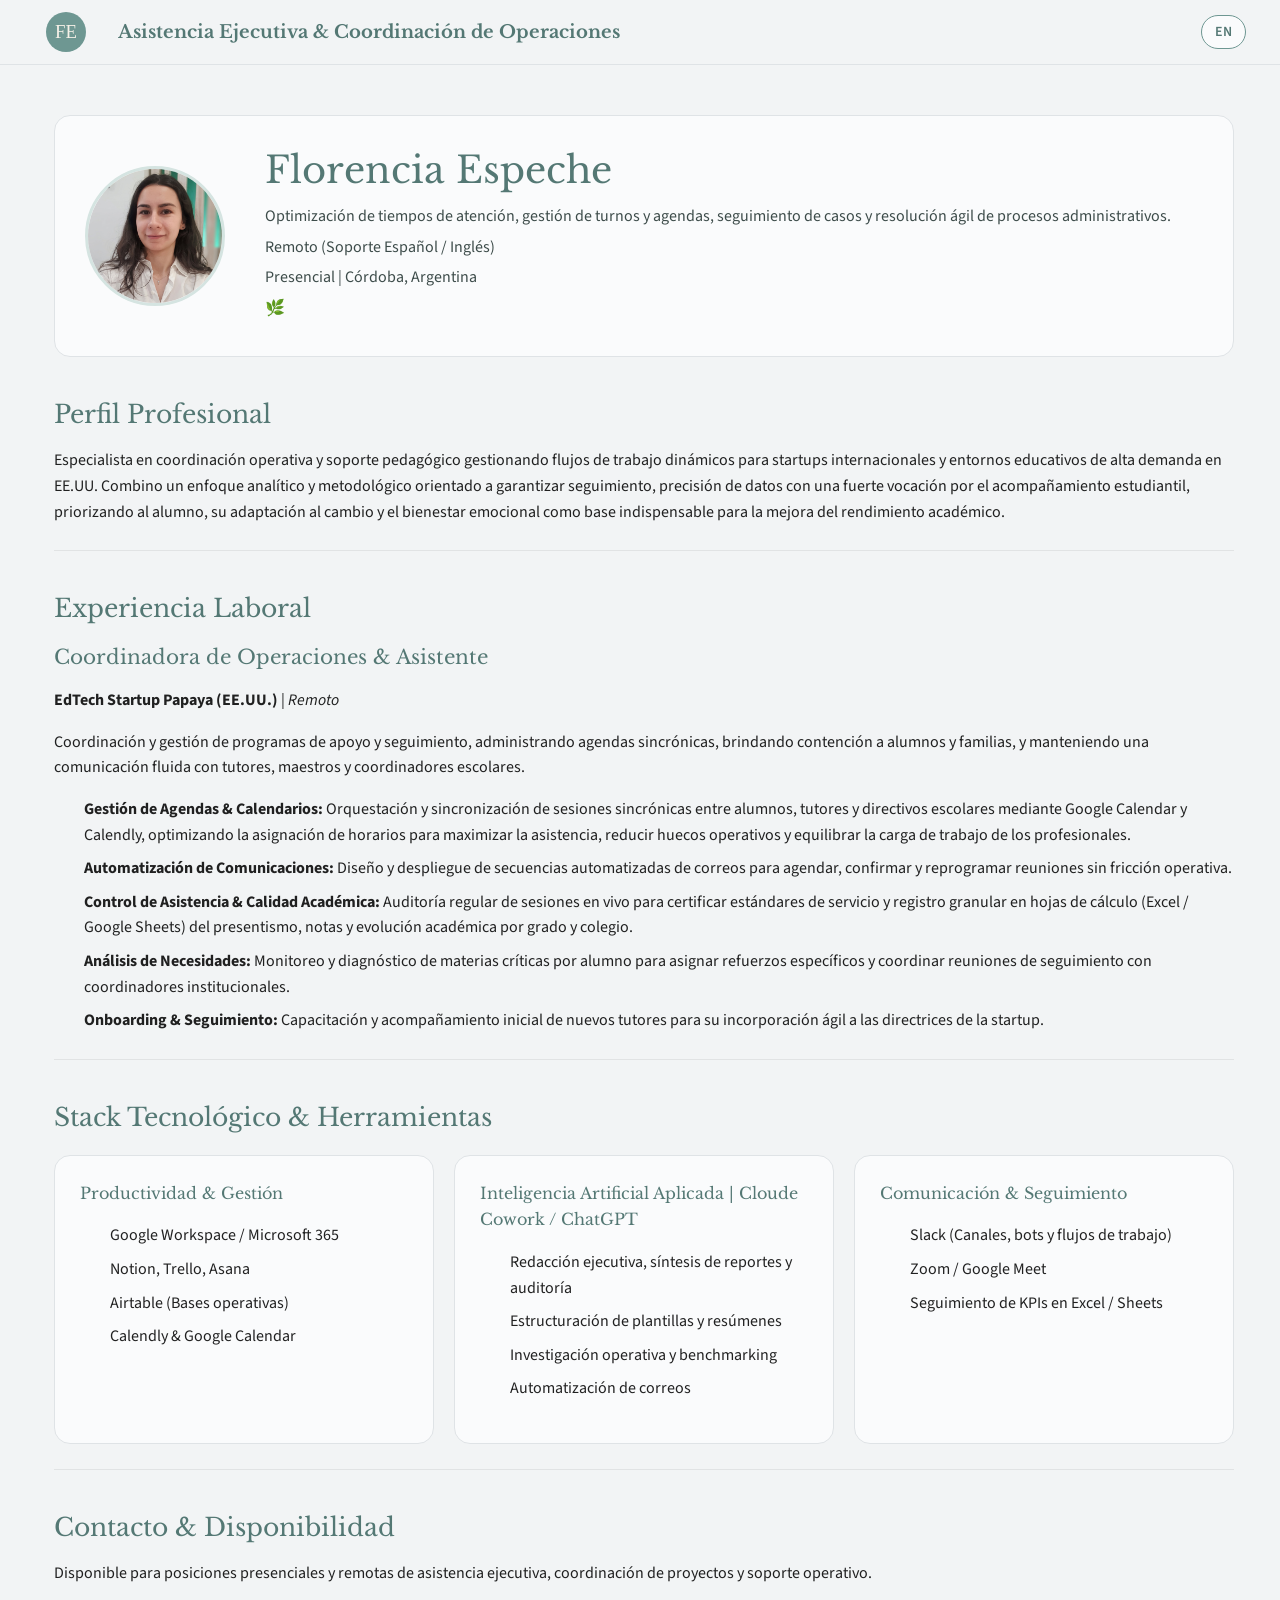
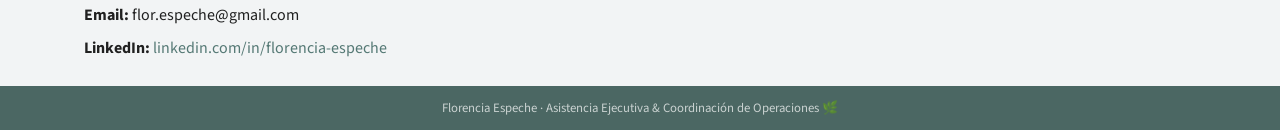
<file: index.html>
<!doctype html>
<html lang="es" class="no-js">
  <head>
    
      <meta charset="utf-8">
      <meta name="viewport" content="width=device-width,initial-scale=1">
      
        <meta name="description" content="Portfolio profesional de Asistencia Presencial o Virtual, Coordinación Operativa y Automatizaciones.">
      
      
        <meta name="author" content="Florencia Espeche">
      
      
      
      
      
        
      
      
      <link rel="icon" href="assets/images/favicon.png">
      <meta name="generator" content="mkdocs-1.6.1, mkdocs-material-9.8.0">
    
    
      
        <title>Asistencia Ejecutiva & Coordinación de Operaciones</title>
      
    
    
      <link rel="stylesheet" href="assets/stylesheets/main.57a0d79d.min.css">
      
        
        <link rel="stylesheet" href="assets/stylesheets/palette.fb2fffe2.min.css">
      
      


    
    
      
    
    
      
        
        
        <link rel="preconnect" href="https://fonts.gstatic.com" crossorigin>
        <link rel="stylesheet" href="https://fonts.googleapis.com/css?family=Roboto:300,300i,400,400i,700,700i%7CRoboto+Mono:400,400i,700,700i&display=fallback">
        <style>:root{--md-text-font:"Roboto";--md-code-font:"Roboto Mono"}</style>
      
    
    
      <link rel="stylesheet" href="assets/extra.css">
    
    <script>__md_scope=new URL(".",location),__md_hash=e=>[...e].reduce(((e,_)=>(e<<5)-e+_.charCodeAt(0)),0),__md_get=(e,_=localStorage,t=__md_scope)=>JSON.parse(_.getItem(t.pathname+"."+e)),__md_set=(e,_,t=localStorage,a=__md_scope)=>{try{t.setItem(a.pathname+"."+e,JSON.stringify(_))}catch(e){}}</script>
    
      

    
    
  </head>
  
  
    
    
      
    
    
    
    
    <body dir="ltr" data-md-color-scheme="default" data-md-color-primary="blue-grey" data-md-color-accent="light-blue">
  
    
    <input class="md-toggle" data-md-toggle="drawer" type="checkbox" id="__drawer" autocomplete="off">
    <input class="md-toggle" data-md-toggle="search" type="checkbox" id="__search" autocomplete="off">
    <label class="md-overlay" for="__drawer"></label>
    <div data-md-component="skip">
      
        
        <a href="#perfil-profesional" class="md-skip">
          Saltar a contenido
        </a>
      
    </div>
    <div data-md-component="announce">
      
    </div>
    
    
      

  

<header class="md-header md-header--shadow" data-md-component="header">
  <nav class="md-header__inner md-grid" aria-label="Cabecera">
    <a href="." title="Asistencia Ejecutiva &amp; Coordinación de Operaciones" class="md-header__button md-logo" aria-label="Asistencia Ejecutiva & Coordinación de Operaciones" data-md-component="logo">
      
  <img src="assets/logo.svg" alt="logo">

    </a>
    <label class="md-header__button md-icon" for="__drawer">
      
      <svg xmlns="http://www.w3.org/2000/svg" viewBox="0 0 24 24"><path d="M3 6h18v2H3zm0 5h18v2H3zm0 5h18v2H3z"/></svg>
    </label>
    <div class="md-header__title" data-md-component="header-title">
      <div class="md-header__ellipsis">
        <div class="md-header__topic">
          <span class="md-ellipsis">
            Asistencia Ejecutiva & Coordinación de Operaciones
          </span>
        </div>
        <div class="md-header__topic" data-md-component="header-topic">
          <span class="md-ellipsis">
            
              Home
            
          </span>
        </div>
      </div>
    </div>
    
      
        <form class="md-header__option" data-md-component="palette">
  
    
    
    
    <input class="md-option" data-md-color-media="" data-md-color-scheme="default" data-md-color-primary="blue-grey" data-md-color-accent="light-blue"  aria-hidden="true"  type="radio" name="__palette" id="__palette_0">
    
  
</form>
      
    
    
      <script>var palette=__md_get("__palette");if(palette&&palette.color){if("(prefers-color-scheme)"===palette.color.media){var media=matchMedia("(prefers-color-scheme: light)"),input=document.querySelector(media.matches?"[data-md-color-media='(prefers-color-scheme: light)']":"[data-md-color-media='(prefers-color-scheme: dark)']");palette.color.media=input.getAttribute("data-md-color-media"),palette.color.scheme=input.getAttribute("data-md-color-scheme"),palette.color.primary=input.getAttribute("data-md-color-primary"),palette.color.accent=input.getAttribute("data-md-color-accent")}for(var[key,value]of Object.entries(palette.color))document.body.setAttribute("data-md-color-"+key,value)}</script>
    
    
    
    
  </nav>
  
</header>
    
    <div class="md-container" data-md-component="container">
      
      
        
          
        
      
      <main class="md-main" data-md-component="main">
        <div class="md-main__inner md-grid">
          
            
              
              <div class="md-sidebar md-sidebar--primary" data-md-component="sidebar" data-md-type="navigation" >
                <div class="md-sidebar__scrollwrap">
                  <div class="md-sidebar__inner">
                    



  

<nav class="md-nav md-nav--primary md-nav--integrated" aria-label="Navegación" data-md-level="0">
  <label class="md-nav__title" for="__drawer">
    <a href="." title="Asistencia Ejecutiva &amp; Coordinación de Operaciones" class="md-nav__button md-logo" aria-label="Asistencia Ejecutiva & Coordinación de Operaciones" data-md-component="logo">
      
  <img src="assets/logo.svg" alt="logo">

    </a>
    Asistencia Ejecutiva & Coordinación de Operaciones
  </label>
  
  <ul class="md-nav__list" data-md-scrollfix>
    
      
      
  
  
    
  
  
  
    <li class="md-nav__item md-nav__item--active">
      
      <input class="md-nav__toggle md-toggle" type="checkbox" id="__toc">
      
      
      
        <label class="md-nav__link md-nav__link--active" for="__toc">
          
  
  
  <span class="md-ellipsis">
    
  
    Home
  

    
  </span>
  
  

          <span class="md-nav__icon md-icon"></span>
        </label>
      
      <a href="." class="md-nav__link md-nav__link--active">
        
  
  
  <span class="md-ellipsis">
    
  
    Home
  

    
  </span>
  
  

      </a>
      
        

<nav class="md-nav md-nav--secondary" aria-label="Tabla de contenidos">
  
  
  
  
    <label class="md-nav__title" for="__toc">
      <span class="md-nav__icon md-icon"></span>
      Tabla de contenidos
    </label>
    <ul class="md-nav__list" data-md-component="toc" data-md-scrollfix>
      
        <li class="md-nav__item">
  <a href="#perfil-profesional" class="md-nav__link">
    <span class="md-ellipsis">
      
        Perfil Profesional
      
    </span>
  </a>
  
</li>
      
        <li class="md-nav__item">
  <a href="#experiencia-laboral" class="md-nav__link">
    <span class="md-ellipsis">
      
        Experiencia Laboral
      
    </span>
  </a>
  
    <nav class="md-nav" aria-label="Experiencia Laboral">
      <ul class="md-nav__list">
        
          <li class="md-nav__item">
  <a href="#coordinadora-de-operaciones-asistente" class="md-nav__link">
    <span class="md-ellipsis">
      
        Coordinadora de Operaciones &amp; Asistente
      
    </span>
  </a>
  
</li>
        
      </ul>
    </nav>
  
</li>
      
        <li class="md-nav__item">
  <a href="#stack-tecnologico-herramientas" class="md-nav__link">
    <span class="md-ellipsis">
      
        Stack Tecnológico &amp; Herramientas
      
    </span>
  </a>
  
</li>
      
        <li class="md-nav__item">
  <a href="#contacto-disponibilidad" class="md-nav__link">
    <span class="md-ellipsis">
      
        Contacto &amp; Disponibilidad
      
    </span>
  </a>
  
</li>
      
    </ul>
  
</nav>
      
    </li>
  

    
  </ul>
</nav>
                  </div>
                </div>
              </div>
            
            
          
          
            <div class="md-content" data-md-component="content">
              
              <article class="md-content__inner md-typeset">
                
                  



<div class="profile-header">
  <img src="assets/foto-perfil.jpg" alt="Foto de Florencia Espeche" class="profile-avatar" />
  <div class="profile-info">
    <h1>Florencia Espeche</h1>
    <p data-i18n="profile-summary">Optimización de tiempos de atención, gestión de turnos y agendas, seguimiento de casos y resolución ágil de procesos administrativos.</p>
    <p data-i18n="remote-support">Remoto (Soporte Español / Inglés)</p>
    <p data-i18n="location">Presencial | Córdoba, Argentina</p>
    <p>🌿</p>
  </div>
</div>

<h2 data-i18n="profile-heading" id="perfil-profesional">Perfil Profesional</h2>
<p data-i18n="profile-description">Especialista en coordinación operativa y soporte pedagógico gestionando flujos de trabajo dinámicos para startups internacionales y entornos educativos de alta demanda en EE.UU. Combino un enfoque analítico y metodológico orientado a garantizar seguimiento, precisión de datos con una fuerte vocación por el acompañamiento estudiantil, priorizando al alumno, su adaptación al cambio y el bienestar emocional como base indispensable para la mejora del rendimiento académico.</p>
<hr />
<h2 data-i18n="experience-heading" id="experiencia-laboral">Experiencia Laboral</h2>
<h3 data-i18n="experience-role" id="coordinadora-de-operaciones-asistente">Coordinadora de Operaciones &amp; Asistente</h3>
<p data-i18n="company-location"><strong>EdTech Startup Papaya (EE.UU.)</strong> | <em>Remoto</em></p>

<p data-i18n="experience-description">Coordinación y gestión de programas de apoyo y seguimiento, administrando agendas sincrónicas, brindando contención a alumnos y familias, y manteniendo una comunicación fluida con tutores, maestros y coordinadores escolares.</p>
<ul>
  <li data-i18n="agendas"><strong>Gestión de Agendas & Calendarios:</strong> Orquestación y sincronización de sesiones sincrónicas entre alumnos, tutores y directivos escolares mediante Google Calendar y Calendly, optimizando la asignación de horarios para maximizar la asistencia, reducir huecos operativos y equilibrar la carga de trabajo de los profesionales.</li>
  <li data-i18n="communications"><strong>Automatización de Comunicaciones:</strong> Diseño y despliegue de secuencias automatizadas de correos para agendar, confirmar y reprogramar reuniones sin fricción operativa.</li>
  <li data-i18n="attendance"><strong>Control de Asistencia & Calidad Académica:</strong> Auditoría regular de sesiones en vivo para certificar estándares de servicio y registro granular en hojas de cálculo (Excel / Google Sheets) del presentismo, notas y evolución académica por grado y colegio.</li>
  <li data-i18n="needs"><strong>Análisis de Necesidades:</strong> Monitoreo y diagnóstico de materias críticas por alumno para asignar refuerzos específicos y coordinar reuniones de seguimiento con coordinadores institucionales.</li>
  <li data-i18n="onboarding"><strong>Onboarding & Seguimiento:</strong> Capacitación y acompañamiento inicial de nuevos tutores para su incorporación ágil a las directrices de la startup.</li>
</ul>

<hr />
<h2 data-i18n="tools-heading" id="stack-tecnologico-herramientas">Stack Tecnológico &amp; Herramientas</h2>
<div class="grid-cards">

<div class="card">
<strong data-i18n="productivity-heading">Productividad & Gestión</strong>
<ul>
  <li data-i18n="productivity-tools">Google Workspace / Microsoft 365</li>
  <li>Notion, Trello, Asana</li>
  <li data-i18n="airtable">Airtable (Bases operativas)</li>
  <li data-i18n="calendars">Calendly & Google Calendar</li>
</ul>
</div>

<div class="card">
<strong data-i18n="ai-heading">Inteligencia Artificial Aplicada | Cloude Cowork / ChatGPT </strong>
<ul>
  <li data-i18n="ai-writing">Redacción ejecutiva, síntesis de reportes y auditoría</li>
  <li data-i18n="ai-templates">Estructuración de plantillas y resúmenes</li>
  <li data-i18n="ai-research">Investigación operativa y benchmarking</li>
  <li data-i18n="ai-automation">Automatización de correos</li>
</ul>
</div>

<div class="card">
<strong data-i18n="communication-heading">Comunicación & Seguimiento</strong>
<ul>
  <li data-i18n="slack">Slack (Canales, bots y flujos de trabajo)</li>
  <li data-i18n="video-calls">Zoom / Google Meet</li>
  <li data-i18n="kpis">Seguimiento de KPIs en Excel / Sheets</li>
</ul>
</div>

</div>

<hr />
<h2 data-i18n="contact-heading" id="contacto-disponibilidad">Contacto &amp; Disponibilidad</h2>
<p data-i18n="contact-description">Disponible para posiciones presenciales y remotas de asistencia ejecutiva, coordinación de proyectos y soporte operativo.</p>
<ul>
<li><strong><span data-i18n="email-label">Email</span>:</strong> flor.espeche@gmail.com</li>
<li><strong><span data-i18n="linkedin-label">LinkedIn</span>:</strong> <a href="https://linkedin.com/in/florencia-espeche">linkedin.com/in/florencia-espeche</a></li>
</ul>












                
              </article>
            </div>
          
          
<script>var target=document.getElementById(location.hash.slice(1));target&&target.name&&(target.checked=target.name.startsWith("__tabbed_"))</script>
        </div>
        
          <button type="button" class="md-top md-icon" data-md-component="top" hidden>
  
  <svg xmlns="http://www.w3.org/2000/svg" viewBox="0 0 24 24"><path d="M13 20h-2V8l-5.5 5.5-1.42-1.42L12 4.16l7.92 7.92-1.42 1.42L13 8z"/></svg>
  Volver al principio
</button>
        
      </main>
      
        <footer class="md-footer">
  
  <div class="md-footer-meta md-typeset">
    <div class="md-footer-meta__inner md-grid">
      <div class="md-copyright">
  
    <div class="md-copyright__highlight">
      Florencia Espeche · Asistencia Ejecutiva & Coordinación de Operaciones 🌿
    </div>
  
  
    Made with
    <a href="https://squidfunk.github.io/mkdocs-material/" target="_blank" rel="noopener">
      Material for MkDocs
    </a>
  
</div>
      
    </div>
  </div>
</footer>
      
    </div>
    <div class="md-dialog" data-md-component="dialog">
      <div class="md-dialog__inner md-typeset"></div>
    </div>
    
    
    
      
      
      <script id="__config" type="application/json">{"annotate": null, "base": ".", "features": ["navigation.sections", "navigation.top", "toc.integrate"], "search": "assets/javascripts/workers/search.a7633da7.min.js", "tags": null, "translations": {"clipboard.copied": "Copiado al portapapeles", "clipboard.copy": "Copiar al portapapeles", "search.result.more.one": "1 m\u00e1s en esta p\u00e1gina", "search.result.more.other": "# m\u00e1s en esta p\u00e1gina", "search.result.none": "No se encontraron documentos", "search.result.one": "1 documento encontrado", "search.result.other": "# documentos encontrados", "search.result.placeholder": "Teclee para comenzar b\u00fasqueda", "search.result.term.missing": "Falta", "select.version": "Seleccionar versi\u00f3n"}, "version": null}</script>
    
    
      <script src="assets/javascripts/bundle.c21346df.min.js"></script>
      
        <script src="assets/language-toggle.js"></script>
      
    
  </body>
</html>
</file>
<file: assets/extra.css>
@import url("https://fonts.googleapis.com/css2?family=Libre+Baskerville:ital,wght@0,400;0,700;1,400&family=Source+Sans+3:ital,wght@0,400;0,600;1,400&display=swap");

:root {
  --md-primary-fg-color: #6e9792;
  --md-primary-fg-color--light: #8aafa9;
  --md-primary-fg-color--dark: #547874;
  --md-primary-bg-color: #f2f4f5;
  --md-accent-fg-color: #6e9792;
  --md-default-bg-color: #f2f4f5;
  --md-default-fg-color: #3d4c4a;
  --md-default-fg-color--light: #5c6e6b;
  --md-default-fg-color--lighter: #8a9693;
  --md-typeset-color: #3d4c4a;
  --md-typeset-a-color: #547874;
  --md-footer-bg-color: #6e9792;
  --md-footer-fg-color: #f2f4f5;
  --md-footer-fg-color--light: #f2f4f5;
  --md-footer-fg-color--lighter: #e7f0ee;
  --md-text-font: "Source Sans 3", "Segoe UI", sans-serif;
  --md-code-font: "Source Sans 3", sans-serif;
}

body,
.md-typeset,
.md-nav {
  font-family: "Source Sans 3", "Segoe UI", sans-serif;
}

body,
.md-main {
  background-color: #f2f4f5;
}

.md-header__button[for="__drawer"],
.md-sidebar--primary {
  display: none;
}

.md-header {
  position: sticky;
  top: 0;
  z-index: 4;
  background-color: #f2f4f5;
  color: #547874;
  box-shadow: none;
  border-bottom: 1px solid #dfe3e6;
}

.md-header__title,
.md-header__topic,
.md-ellipsis {
  font-family: "Libre Baskerville", Georgia, serif;
}

.md-header__topic[data-md-component="header-topic"] {
  display: none;
}

.md-header__button.md-logo {
  display: inline-flex;
  flex: 0 0 auto;
}

.md-header__button.md-logo img,
.md-header__button.md-logo svg {
  height: 2rem;
  width: 2rem;
}

.md-header__button.md-icon,
.md-header__button.md-logo {
  color: #547874;
}

.language-toggle {
  flex: 0 0 auto;
  margin-left: auto;
  padding: 0.3rem 0.65rem;
  border: 1px solid #6e9792;
  border-radius: 999px;
  background: #fafbfc;
  color: #547874;
  font: 600 0.7rem "Source Sans 3", "Segoe UI", sans-serif;
  cursor: pointer;
}

.language-toggle:hover,
.language-toggle:focus-visible {
  background: #dfe9e7;
}

.md-typeset a {
  color: #547874;
}

.md-typeset a:hover {
  color: #6e9792;
}

.md-typeset h1,
.md-typeset h2,
.md-typeset h3,
.profile-info h1 {
  font-family: "Libre Baskerville", Georgia, serif;
  font-weight: 400;
  color: #547874;
  letter-spacing: 0;
}

.profile-header {
  display: flex;
  flex-direction: row;
  align-items: center;
  gap: 2rem;
  padding: 1.5rem;
  background-color: #fafbfc;
  border: 1px solid #dfe3e6;
  border-radius: 16px;
  box-shadow: none;
  margin-bottom: 2rem;
}

.profile-avatar {
  width: 140px;
  height: 140px;
  border-radius: 50%;
  object-fit: cover;
  border: 3px solid #d5e4e1;
  flex-shrink: 0;
}

.profile-info h1 {
  margin: 0 0 0.5rem 0;
  font-size: 1.85rem;
}

.profile-info p {
  margin: 0.25rem 0;
  color: #3d4c4a;
}

.md-typeset ul {
  list-style: none;
  padding-left: 0;
}

.grid-cards {
  display: grid;
  grid-template-columns: repeat(auto-fit, minmax(240px, 1fr));
  gap: 1rem;
  margin: 1rem 0;
}

.card {
  background: #fafbfc;
  border: 1px solid #dfe3e6;
  border-radius: 16px;
  padding: 1.25rem;
  transition: border-color 0.2s ease;
}

.card:hover {
  border-color: #6e9792;
}

.card strong {
  font-family: "Libre Baskerville", Georgia, serif;
  font-weight: 400;
  color: #547874;
}

.md-footer {
  background-color: #6e9792;
  color: #f2f4f5;
}

.md-footer-meta__inner {
  justify-content: center;
}

.md-copyright {
  width: 100%;
  color: #f2f4f5;
  font-size: 0;
  text-align: center;
}

.md-copyright__highlight {
  font-size: 0.64rem;
}

.md-copyright a {
  display: none;
}

@media (max-width: 600px) {
  .md-header {
    position: static;
  }

  .md-header__title,
  .md-header__ellipsis {
    height: auto;
  }

  .md-header__topic:not([data-md-component="header-topic"]) {
    position: relative;
    white-space: normal;
  }

  .md-header__topic:not([data-md-component="header-topic"]) .md-ellipsis {
    white-space: normal;
    overflow: visible;
    text-overflow: clip;
    line-height: 1.2;
  }

  .language-toggle {
    margin-left: 0.4rem;
  }

  .profile-header {
    flex-direction: column;
    text-align: center;
  }
}
</file>
<file: assets/stylesheets/main.57a0d79d.min.css>
@charset "UTF-8";html{box-sizing:border-box;-webkit-text-size-adjust:none;-moz-text-size-adjust:none;text-size-adjust:none}*,:after,:before{box-sizing:inherit}@media(prefers-reduced-motion){*,:after,:before{transition:none!important}}body{margin:0;-webkit-font-smoothing:antialiased;-moz-osx-font-smoothing:grayscale;--md-text-font-family:var(--md-text-font, _),
    -apple-system, BlinkMacSystemFont, Helvetica, Arial, sans-serif;--md-code-font-family:var(--md-code-font, _),
    SFMono-Regular, Consolas, Menlo, monospace}.md-typeset code:not(.focus-visible),a,button,input,label{-webkit-tap-highlight-color:transparent}a{color:inherit;text-decoration:none}hr{box-sizing:initial;display:block;height:.05rem;padding:0;overflow:visible;border:0}small{font-size:80%}sub,sup{line-height:1em}img{border-style:none}table{border-spacing:0;border-collapse:initial}td,th{font-weight:400;vertical-align:top}button{padding:0;margin:0;font-family:inherit;font-size:inherit;background:#0000;border:0}input{border:0;outline:none}:root{--md-primary-fg-color:#4051b5;--md-primary-fg-color--light:#5d6cc0;--md-primary-fg-color--dark:#303fa1;--md-primary-bg-color:#fff;--md-primary-bg-color--light:#ffffffb3;--md-accent-fg-color:#526cfe;--md-accent-fg-color--transparent:#526cfe1a;--md-accent-bg-color:#fff;--md-accent-bg-color--light:#ffffffb3;--md-typeset-table-sort-icon:url("data:image/svg+xml;charset=utf-8,<svg xmlns='http://www.w3.org/2000/svg' viewBox='0 0 24 24'><path d='m18 21-4-4h3V7h-3l4-4 4 4h-3v10h3M2 19v-2h10v2M2 13v-2h7v2M2 7V5h4v2z'/></svg>");--md-typeset-table-sort-icon--asc:url("data:image/svg+xml;charset=utf-8,<svg xmlns='http://www.w3.org/2000/svg' viewBox='0 0 24 24'><path d='M19 17h3l-4 4-4-4h3V3h2M2 17h10v2H2M6 5v2H2V5m0 6h7v2H2z'/></svg>");--md-typeset-table-sort-icon--desc:url("data:image/svg+xml;charset=utf-8,<svg xmlns='http://www.w3.org/2000/svg' viewBox='0 0 24 24'><path d='M19 7h3l-4-4-4 4h3v14h2M2 17h10v2H2M6 5v2H2V5m0 6h7v2H2z'/></svg>")}[data-md-color-scheme=default]{color-scheme:light}[data-md-color-scheme=default] img[src$="#gh-dark-mode-only"],[data-md-color-scheme=default] img[src$="#only-dark"]{display:none}:root,[data-md-color-scheme=default]{--md-hue:225deg;--md-default-fg-color:#000000de;--md-default-fg-color--light:#0000008a;--md-default-fg-color--lighter:#00000052;--md-default-fg-color--lightest:#00000012;--md-default-bg-color:#fff;--md-default-bg-color--light:#ffffffb3;--md-default-bg-color--lighter:#ffffff4d;--md-default-bg-color--lightest:#ffffff1f;--md-code-fg-color:#36464e;--md-code-bg-color:#f5f5f5;--md-code-bg-color--light:#f5f5f5b3;--md-code-bg-color--lighter:#f5f5f54d;--md-code-hl-color:#4287ff;--md-code-hl-color--light:#4287ff1a;--md-code-hl-number-color:#d52a2a;--md-code-hl-special-color:#db1457;--md-code-hl-function-color:#a846b9;--md-code-hl-constant-color:#6e59d9;--md-code-hl-keyword-color:#3f6ec6;--md-code-hl-string-color:#1c7d4d;--md-code-hl-name-color:var(--md-code-fg-color);--md-code-hl-operator-color:var(--md-default-fg-color--light);--md-code-hl-punctuation-color:var(--md-default-fg-color--light);--md-code-hl-comment-color:var(--md-default-fg-color--light);--md-code-hl-generic-color:var(--md-default-fg-color--light);--md-code-hl-variable-color:var(--md-default-fg-color--light);--md-typeset-color:var(--md-default-fg-color);--md-typeset-a-color:var(--md-primary-fg-color);--md-typeset-del-color:#f5503d26;--md-typeset-ins-color:#0bd57026;--md-typeset-kbd-color:#fafafa;--md-typeset-kbd-accent-color:#fff;--md-typeset-kbd-border-color:#b8b8b8;--md-typeset-mark-color:#ffff0080;--md-typeset-table-color:#0000001f;--md-typeset-table-color--light:#00000009;--md-admonition-fg-color:var(--md-default-fg-color);--md-admonition-bg-color:var(--md-default-bg-color);--md-warning-fg-color:#000000de;--md-warning-bg-color:#ff9;--md-footer-fg-color:#fff;--md-footer-fg-color--light:#ffffffb3;--md-footer-fg-color--lighter:#ffffff73;--md-footer-bg-color:#000000de;--md-footer-bg-color--dark:#00000052;--md-shadow-z1:0 0.2rem 0.5rem #0000000d,
    0 0 0.05rem #0000001a;--md-shadow-z2:0 0.2rem 0.5rem #0000001a,
    0 0 0.05rem #00000040;--md-shadow-z3:0 0.2rem 0.5rem #0003,
    0 0 0.05rem #00000059}.md-icon svg{display:block;width:1.2rem;height:1.2rem;fill:currentcolor}aside,body,input{font-family:var(--md-text-font-family);font-feature-settings:"kern","liga";color:var(--md-typeset-color)}code,kbd,pre{font-family:var(--md-code-font-family);font-feature-settings:"kern"}.md-typeset{font-size:.8rem;line-height:1.6;overflow-wrap:break-word;-webkit-print-color-adjust:exact;color-adjust:exact}@media print{.md-typeset{font-size:.68rem}.md-typeset code,.md-typeset kbd,.md-typeset pre{white-space:pre-wrap}}.md-typeset blockquote,.md-typeset dl,.md-typeset figure,.md-typeset ol,.md-typeset pre,.md-typeset ul{margin-top:1em;margin-bottom:1em}.md-typeset h1{margin:0 0 1.25em;font-size:2em;line-height:1.3;color:var(--md-default-fg-color--light)}.md-typeset h1,.md-typeset h2{font-weight:300;letter-spacing:-.01em}.md-typeset h2{margin:1.6em 0 .64em;font-size:1.5625em;line-height:1.4}.md-typeset h3{margin:1.6em 0 .8em;font-size:1.25em;font-weight:400;line-height:1.5;letter-spacing:-.01em}.md-typeset h2+h3{margin-top:.8em}.md-typeset h4{margin:1em 0;font-weight:700;letter-spacing:-.01em}.md-typeset h5,.md-typeset h6{margin:1.25em 0;font-size:.8em;font-weight:700;color:var(--md-default-fg-color--light);letter-spacing:-.01em}.md-typeset h5{text-transform:uppercase}.md-typeset h5 code{text-transform:none}.md-typeset hr{display:flow-root;margin:1.5em 0;border-bottom:.05rem solid var(--md-default-fg-color--lightest)}.md-typeset a{color:var(--md-typeset-a-color);word-break:break-word}.md-typeset a,.md-typeset a:before{transition:color 125ms}.md-typeset a:focus,.md-typeset a:hover{color:var(--md-accent-fg-color)}.md-typeset a:focus code,.md-typeset a:hover code{color:var(--md-accent-fg-color);background-color:var(--md-accent-fg-color--transparent)}.md-typeset a code{color:var(--md-typeset-a-color)}.md-typeset a.focus-visible{outline-color:var(--md-accent-fg-color);outline-offset:.2rem}.md-typeset code,.md-typeset kbd,.md-typeset pre{font-variant-ligatures:none;color:var(--md-code-fg-color);direction:ltr;transition:background-color 125ms}.md-typeset code{padding:0 .2941176471em;font-size:.85em;word-break:break-word;background-color:var(--md-code-bg-color);border-radius:.1rem;-webkit-box-decoration-break:clone;box-decoration-break:clone;transition:color 125ms,background-color 125ms}.md-typeset code:not(.focus-visible){outline:none}.md-typeset pre{position:relative;display:flow-root;line-height:1.4}.md-typeset pre>code{display:block;padding:.7720588235em 1.1764705882em;margin:0;overflow:auto;word-break:normal;touch-action:auto;scrollbar-color:var(--md-default-fg-color--lighter) #0000;scrollbar-width:thin;outline-color:var(--md-accent-fg-color);box-shadow:none;-webkit-box-decoration-break:slice;box-decoration-break:slice}.md-typeset pre>code:hover{scrollbar-color:var(--md-accent-fg-color) #0000}.md-typeset pre>code::-webkit-scrollbar{width:.2rem;height:.2rem}.md-typeset pre>code::-webkit-scrollbar-thumb{background-color:var(--md-default-fg-color--lighter)}.md-typeset pre>code::-webkit-scrollbar-thumb:hover{background-color:var(--md-accent-fg-color)}.md-typeset kbd{display:inline-block;padding:0 .6666666667em;font-size:.75em;color:var(--md-default-fg-color);word-break:break-word;vertical-align:text-top;background-color:var(--md-typeset-kbd-color);border-radius:.1rem;box-shadow:0 .1rem 0 .05rem var(--md-typeset-kbd-border-color),0 .1rem 0 var(--md-typeset-kbd-border-color),0 -.1rem .2rem var(--md-typeset-kbd-accent-color) inset}.md-typeset mark{color:inherit;word-break:break-word;background-color:var(--md-typeset-mark-color);-webkit-box-decoration-break:clone;box-decoration-break:clone}.md-typeset abbr{text-decoration:none;cursor:help}.md-typeset [data-preview],.md-typeset abbr{border-bottom:.05rem dotted var(--md-default-fg-color--light)}.md-typeset small{opacity:.75}[dir=ltr] .md-typeset sub,[dir=ltr] .md-typeset sup{margin-left:.078125em}[dir=rtl] .md-typeset sub,[dir=rtl] .md-typeset sup{margin-right:.078125em}[dir=ltr] .md-typeset blockquote{padding-left:.6rem;border-left:.2rem solid var(--md-default-fg-color--lighter)}[dir=rtl] .md-typeset blockquote{padding-right:.6rem;border-right:.2rem solid var(--md-default-fg-color--lighter)}.md-typeset blockquote{margin-left:0;margin-right:0;color:var(--md-default-fg-color--light)}.md-typeset ul{list-style-type:disc}.md-typeset ul[type]{list-style-type:revert-layer}[dir=ltr] .md-typeset ol,[dir=ltr] .md-typeset ol li ol,[dir=ltr] .md-typeset ol li ul,[dir=ltr] .md-typeset ul,[dir=ltr] .md-typeset ul li ol,[dir=ltr] .md-typeset ul li ul{margin-left:.625em}[dir=rtl] .md-typeset ol,[dir=rtl] .md-typeset ol li ol,[dir=rtl] .md-typeset ol li ul,[dir=rtl] .md-typeset ul,[dir=rtl] .md-typeset ul li ol,[dir=rtl] .md-typeset ul li ul{margin-right:.625em}.md-typeset ol,.md-typeset ul{padding:0}.md-typeset ol:not([hidden]),.md-typeset ul:not([hidden]){display:flow-root}.md-typeset ol ol,.md-typeset ul ol{list-style-type:lower-alpha}.md-typeset ol ol ol,.md-typeset ul ol ol{list-style-type:lower-roman}.md-typeset ol ol ol ol,.md-typeset ul ol ol ol{list-style-type:upper-alpha}.md-typeset ol ol ol ol ol,.md-typeset ul ol ol ol ol{list-style-type:upper-roman}.md-typeset ol[type],.md-typeset ul[type]{list-style-type:revert-layer}[dir=ltr] .md-typeset ol li,[dir=ltr] .md-typeset ul li{margin-left:1.25em}[dir=rtl] .md-typeset ol li,[dir=rtl] .md-typeset ul li{margin-right:1.25em}.md-typeset ol li,.md-typeset ul li{margin-bottom:.5em}.md-typeset ol li blockquote,.md-typeset ol li p,.md-typeset ul li blockquote,.md-typeset ul li p{margin:.5em 0}.md-typeset ol li:last-child,.md-typeset ul li:last-child{margin-bottom:0}.md-typeset ol li ol,.md-typeset ol li ul,.md-typeset ul li ol,.md-typeset ul li ul{margin-top:.5em;margin-bottom:.5em}[dir=ltr] .md-typeset dd{margin-left:1.875em}[dir=rtl] .md-typeset dd{margin-right:1.875em}.md-typeset dd{margin-top:1em;margin-bottom:1.5em}.md-typeset img,.md-typeset svg,.md-typeset video{max-width:100%;height:auto}.md-typeset img[align=left]{margin:1em 1em 1em 0}.md-typeset img[align=right]{margin:1em 0 1em 1em}.md-typeset img[align]:only-child{margin-top:0}.md-typeset figure{display:flow-root;width:fit-content;max-width:100%;margin:1em auto;text-align:center}.md-typeset figure img{display:block;margin:0 auto}.md-typeset figcaption{max-width:24rem;margin:1em auto;font-style:italic}.md-typeset iframe{max-width:100%}.md-typeset table:not([class]){display:inline-block;max-width:100%;overflow:auto;font-size:.64rem;touch-action:auto;background-color:var(--md-default-bg-color);border:.05rem solid var(--md-typeset-table-color);border-radius:.1rem}@media print{.md-typeset table:not([class]){display:table}}.md-typeset table:not([class])+*{margin-top:1.5em}.md-typeset table:not([class]) td>:first-child,.md-typeset table:not([class]) th>:first-child{margin-top:0}.md-typeset table:not([class]) td>:last-child,.md-typeset table:not([class]) th>:last-child{margin-bottom:0}.md-typeset table:not([class]) td:not([align]),.md-typeset table:not([class]) th:not([align]){text-align:left}[dir=rtl] .md-typeset table:not([class]) td:not([align]),[dir=rtl] .md-typeset table:not([class]) th:not([align]){text-align:right}.md-typeset table:not([class]) th{min-width:5rem;padding:.9375em 1.25em;font-weight:700;vertical-align:top}.md-typeset table:not([class]) td{padding:.9375em 1.25em;vertical-align:top;border-top:.05rem solid var(--md-typeset-table-color)}.md-typeset table:not([class]) tbody tr{transition:background-color 125ms}.md-typeset table:not([class]) tbody tr:hover{background-color:var(--md-typeset-table-color--light);box-shadow:0 .05rem 0 var(--md-default-bg-color) inset}.md-typeset table:not([class]) a{word-break:normal}.md-typeset table th[role=columnheader]{cursor:pointer}[dir=ltr] .md-typeset table th[role=columnheader]:after{margin-left:.5em}[dir=rtl] .md-typeset table th[role=columnheader]:after{margin-right:.5em}.md-typeset table th[role=columnheader]:after{display:inline-block;width:1.2em;height:1.2em;vertical-align:text-bottom;content:"";-webkit-mask-image:var(--md-typeset-table-sort-icon);mask-image:var(--md-typeset-table-sort-icon);-webkit-mask-repeat:no-repeat;mask-repeat:no-repeat;-webkit-mask-size:contain;mask-size:contain;transition:background-color 125ms}.md-typeset table th[role=columnheader]:hover:after{background-color:var(--md-default-fg-color--lighter)}.md-typeset table th[role=columnheader][aria-sort=ascending]:after{background-color:var(--md-default-fg-color--light);-webkit-mask-image:var(--md-typeset-table-sort-icon--asc);mask-image:var(--md-typeset-table-sort-icon--asc)}.md-typeset table th[role=columnheader][aria-sort=descending]:after{background-color:var(--md-default-fg-color--light);-webkit-mask-image:var(--md-typeset-table-sort-icon--desc);mask-image:var(--md-typeset-table-sort-icon--desc)}.md-typeset__scrollwrap{margin:1em -.8rem;overflow-x:auto;touch-action:auto}.md-typeset__table{display:inline-block;padding:0 .8rem;margin-bottom:.5em}@media print{.md-typeset__table{display:block}}html .md-typeset__table table{display:table;width:100%;margin:0;overflow:hidden}@media screen and (max-width:44.984375em){.md-content__inner>pre{margin:1em -.8rem}.md-content__inner>pre code{border-radius:0}}.md-typeset .md-author{position:relative;display:block;flex-shrink:0;width:1.6rem;height:1.6rem;overflow:hidden;border-radius:100%;transition:color 125ms,transform 125ms}.md-typeset .md-author img{display:block}.md-typeset .md-author--more{font-size:.6rem;font-weight:700;line-height:1.6rem;color:var(--md-default-fg-color--lighter);text-align:center;background:var(--md-default-fg-color--lightest)}.md-typeset .md-author--long{width:2.4rem;height:2.4rem}.md-typeset a.md-author{transform:scale(1)}.md-typeset a.md-author img{filter:grayscale(100%) opacity(75%);border-radius:100%;transition:filter 125ms}.md-typeset a.md-author:focus,.md-typeset a.md-author:hover{z-index:1;transform:scale(1.1)}.md-typeset a.md-author:focus img,.md-typeset a.md-author:hover img{filter:grayscale(0)}.md-banner{overflow:auto;color:var(--md-footer-fg-color);background-color:var(--md-footer-bg-color)}@media print{.md-banner{display:none}}.md-banner--warning{color:var(--md-warning-fg-color);background-color:var(--md-warning-bg-color)}.md-banner__inner{padding:0 .8rem;margin:.6rem auto;font-size:.7rem}[dir=ltr] .md-banner__button{float:right}[dir=rtl] .md-banner__button{float:left}.md-banner__button{color:inherit;cursor:pointer;transition:opacity .25s}.no-js .md-banner__button{display:none}.md-banner__button:hover{opacity:.7}html{height:100%;overflow-x:hidden;font-size:125%}@media screen and (min-width:100em){html{font-size:137.5%}}@media screen and (min-width:125em){html{font-size:150%}}body{position:relative;display:flex;flex-direction:column;width:100%;min-height:100%;font-size:.5rem;background-color:var(--md-default-bg-color)}@media print{body{display:block}}@media screen and (max-width:59.984375em){body[data-md-scrolllock]{position:fixed}}.md-grid{max-width:61rem;margin-left:auto;margin-right:auto}.md-container{display:flex;flex-grow:1;flex-direction:column}@media print{.md-container{display:block}}.md-main{flex-grow:1}.md-main__inner{display:flex;height:100%;margin-top:1.5rem}.md-ellipsis{overflow:hidden;text-overflow:ellipsis}.md-toggle{display:none}.md-option{position:absolute;width:0;height:0;opacity:0}.md-option:checked+label:not([hidden]){display:block}.md-option.focus-visible+label{outline-style:auto;outline-color:var(--md-accent-fg-color)}.md-skip{position:fixed;z-index:-1;padding:.3rem .5rem;margin:.5rem;font-size:.64rem;color:var(--md-default-bg-color);background-color:var(--md-default-fg-color);border-radius:.1rem;outline-color:var(--md-accent-fg-color);opacity:0;transform:translateY(.4rem)}.md-skip:focus{z-index:10;opacity:1;transition:transform .25s cubic-bezier(.4,0,.2,1),opacity 175ms 75ms;transform:translateY(0)}@page{margin:25mm}:root{--md-clipboard-icon:url("data:image/svg+xml;charset=utf-8,<svg xmlns='http://www.w3.org/2000/svg' viewBox='0 0 24 24'><path d='M19 21H8V7h11m0-2H8a2 2 0 0 0-2 2v14a2 2 0 0 0 2 2h11a2 2 0 0 0 2-2V7a2 2 0 0 0-2-2m-3-4H4a2 2 0 0 0-2 2v14h2V3h12z'/></svg>");--md-code-select-icon:url("data:image/svg+xml;charset=utf-8,<svg xmlns='http://www.w3.org/2000/svg' viewBox='0 0 24 24'><path d='M19 19h-4v2h4c1.1 0 2-.9 2-2v-4h-2m0-12h-4v2h4v4h2V5c0-1.1-.9-2-2-2M5 5h4V3H5c-1.1 0-2 .9-2 2v4h2m0 6H3v4c0 1.1.9 2 2 2h4v-2H5zm2-4h2v2H7zm4 0h2v2h-2zm4 0h2v2h-2zM7 7h2v2H7zm4 0h2v2h-2zm4 0h2v2h-2zm-8 8h2v2H7zm4 0h2v2h-2zm4 0h2v2h-2z'/></svg>");--md-code-copy-icon:url("data:image/svg+xml;charset=utf-8,<svg xmlns='http://www.w3.org/2000/svg' viewBox='0 0 24 24'><path d='M19 21H8V7h11m0-2H8a2 2 0 0 0-2 2v14a2 2 0 0 0 2 2h11a2 2 0 0 0 2-2V7a2 2 0 0 0-2-2m-3-4H4a2 2 0 0 0-2 2v14h2V3h12z'/></svg>")}.md-clipboard{z-index:1;width:1.5em;height:1.5em;color:var(--md-default-fg-color--lightest);cursor:pointer;border-radius:.1rem;outline-color:var(--md-accent-fg-color);outline-offset:.1rem;transition:color .25s}@media print{.md-clipboard{display:none}}.md-clipboard:not(.focus-visible){outline:none;-webkit-tap-highlight-color:transparent}:hover>.md-clipboard{color:var(--md-default-fg-color--light)}.md-clipboard:focus,.md-clipboard:hover{color:var(--md-accent-fg-color)}.md-clipboard:after{display:block;width:1.125em;height:1.125em;margin:0 auto;content:"";background-color:currentcolor;-webkit-mask-image:var(--md-clipboard-icon);mask-image:var(--md-clipboard-icon);-webkit-mask-repeat:no-repeat;mask-repeat:no-repeat;-webkit-mask-position:center;mask-position:center;-webkit-mask-size:contain;mask-size:contain}.md-clipboard--inline{cursor:pointer}.md-clipboard--inline code{transition:color .25s,background-color .25s}.md-clipboard--inline:focus code,.md-clipboard--inline:hover code{color:var(--md-accent-fg-color);background-color:var(--md-accent-fg-color--transparent)}.md-typeset .md-code__content{display:grid}.md-code__nav{position:absolute;top:.25em;right:.25em;z-index:1;display:flex;gap:.2rem;padding:.2rem;background-color:var(--md-code-bg-color--lighter);border-radius:.1rem;transition:background-color .25s}:hover>.md-code__nav{background-color:var(--md-code-bg-color--light)}.md-code__button{display:block;width:1.5em;height:1.5em;color:var(--md-default-fg-color--lightest);cursor:pointer;outline-color:var(--md-accent-fg-color);outline-offset:.1rem;transition:color .25s}:hover>*>.md-code__button{color:var(--md-default-fg-color--light)}.md-code__button.focus-visible,.md-code__button:hover{color:var(--md-accent-fg-color)}.md-code__button--active{color:var(--md-default-fg-color)!important}.md-code__button:after{display:block;width:1.125em;height:1.125em;margin:0 auto;content:"";background-color:currentcolor;-webkit-mask-repeat:no-repeat;mask-repeat:no-repeat;-webkit-mask-position:center;mask-position:center;-webkit-mask-size:contain;mask-size:contain}.md-code__button[data-md-type=select]:after{-webkit-mask-image:var(--md-code-select-icon);mask-image:var(--md-code-select-icon)}.md-code__button[data-md-type=copy]:after{-webkit-mask-image:var(--md-code-copy-icon);mask-image:var(--md-code-copy-icon)}@keyframes consent{0%{opacity:0;transform:translateY(100%)}to{opacity:1;transform:translateY(0)}}@keyframes overlay{0%{opacity:0}to{opacity:1}}.md-consent__overlay{position:fixed;top:0;z-index:5;width:100%;height:100%;background-color:#0000008a;-webkit-backdrop-filter:blur(.1rem);backdrop-filter:blur(.1rem);opacity:1;animation:overlay .25s both}.md-consent__inner{position:fixed;bottom:0;z-index:5;width:100%;max-height:100%;padding:0;overflow:auto;background-color:var(--md-default-bg-color);border:0;border-radius:.1rem;box-shadow:0 0 .2rem #0000001a,0 .2rem .4rem #0003;animation:consent .5s cubic-bezier(.1,.7,.1,1) both}.md-consent__form{padding:.8rem}.md-consent__settings{display:none;margin:1em 0}input:checked+.md-consent__settings{display:block}.md-consent__controls{margin-bottom:.8rem}.md-typeset .md-consent__controls .md-button{display:inline}@media screen and (max-width:44.984375em){.md-typeset .md-consent__controls .md-button{display:block;width:100%;margin-top:.4rem;text-align:center}}.md-consent label{cursor:pointer}.md-content{flex-grow:1;min-width:0}.md-content__inner{padding-top:.6rem;margin:0 .8rem 1.2rem}@media screen and (min-width:76.25em){[dir=ltr] .md-sidebar--primary:not([hidden])~.md-content>.md-content__inner,[dir=rtl] .md-sidebar--secondary:not([hidden])~.md-content>.md-content__inner{margin-left:1.2rem}[dir=ltr] .md-sidebar--secondary:not([hidden])~.md-content>.md-content__inner,[dir=rtl] .md-sidebar--primary:not([hidden])~.md-content>.md-content__inner{margin-right:1.2rem}}.md-content__inner:before{display:block;height:.4rem;content:""}.md-content__inner>:last-child{margin-bottom:0}[dir=ltr] .md-content__button{float:right;margin-left:.4rem}[dir=rtl] .md-content__button{float:left;margin-right:.4rem}.md-content__button{padding:0;margin:.4rem 0}@media print{.md-content__button{display:none}}.md-typeset .md-content__button{color:var(--md-default-fg-color--lighter)}.md-content__button svg{display:inline;vertical-align:top}[dir=rtl] .md-content__button svg{transform:scaleX(-1)}[dir=ltr] .md-dialog{right:.8rem}[dir=rtl] .md-dialog{left:.8rem}.md-dialog{position:fixed;bottom:.8rem;z-index:4;min-width:11.1rem;padding:.4rem .6rem;pointer-events:none;background-color:var(--md-default-fg-color);border-radius:.1rem;box-shadow:var(--md-shadow-z3);opacity:0;transition:transform 0s .4s,opacity .4s;transform:translateY(100%)}@media print{.md-dialog{display:none}}.md-dialog--active{pointer-events:auto;opacity:1;transition:transform .4s cubic-bezier(.075,.85,.175,1),opacity .4s;transform:translateY(0)}.md-dialog__inner{font-size:.7rem;color:var(--md-default-bg-color)}.md-feedback{margin:2em 0 1em;text-align:center}.md-feedback fieldset{padding:0;margin:0;border:none}.md-feedback__title{margin:1em auto;font-weight:700}.md-feedback__inner{position:relative}.md-feedback__list{position:relative;display:flex;flex-wrap:wrap;place-content:baseline center}.md-feedback__list:hover .md-icon:not(:disabled){color:var(--md-default-fg-color--lighter)}:disabled .md-feedback__list{min-height:1.8rem}.md-feedback__icon{flex-shrink:0;margin:0 .1rem;color:var(--md-default-fg-color--light);cursor:pointer;transition:color 125ms}.md-feedback__icon:not(:disabled).md-icon:hover{color:var(--md-accent-fg-color)}.md-feedback__icon:disabled{color:var(--md-default-fg-color--lightest);pointer-events:none}.md-feedback__note{position:relative;opacity:0;transition:transform .4s cubic-bezier(.1,.7,.1,1),opacity .15s;transform:translateY(.4rem)}.md-feedback__note>*{max-width:16rem;margin:0 auto}:disabled .md-feedback__note{opacity:1;transform:translateY(0)}@media print{.md-feedback,.md-footer{display:none}}.md-footer{color:var(--md-footer-fg-color);background-color:var(--md-footer-bg-color)}.md-footer__inner{justify-content:space-between;padding:.2rem;overflow:auto}.md-footer__inner:not([hidden]){display:flex}.md-footer__link{display:flex;flex-grow:.01;align-items:end;max-width:100%;margin-top:1rem;margin-bottom:.4rem;overflow:hidden;outline-color:var(--md-accent-fg-color);transition:opacity .25s}.md-footer__link:focus,.md-footer__link:hover{opacity:.7}[dir=rtl] .md-footer__link svg{transform:scaleX(-1)}@media screen and (max-width:44.984375em){.md-footer__link--prev{flex-shrink:0}.md-footer__link--prev .md-footer__title{display:none}}[dir=ltr] .md-footer__link--next{margin-left:auto}.md-footer__link--next{text-align:right}[dir=rtl] .md-footer__link--next{margin-right:auto;text-align:left}.md-footer__title{flex-grow:1;max-width:calc(100% - 2.4rem);padding:0 1rem;margin-bottom:.7rem;font-size:.9rem;white-space:nowrap}.md-footer__button{padding:.4rem;margin:.2rem}.md-footer__direction{font-size:.64rem;opacity:.7}.md-footer-meta{background-color:var(--md-footer-bg-color--dark)}.md-footer-meta__inner{display:flex;flex-wrap:wrap;justify-content:space-between;padding:.2rem}html .md-footer-meta.md-typeset a{color:var(--md-footer-fg-color--light)}html .md-footer-meta.md-typeset a:focus,html .md-footer-meta.md-typeset a:hover{color:var(--md-footer-fg-color)}.md-copyright{width:100%;padding:.4rem 0;margin:auto .6rem;font-size:.64rem;color:var(--md-footer-fg-color--lighter)}.md-copyright__highlight{color:var(--md-footer-fg-color--light)}.md-social{display:inline-flex;gap:.2rem;padding:.2rem 0 .6rem;margin:0 .4rem}@media screen and (min-width:45em){.md-copyright{width:auto}.md-social{padding:.6rem 0}}.md-social__link{display:inline-block;width:1.6rem;height:1.6rem;text-align:center}.md-social__link:before{line-height:1.9}.md-social__link svg{max-height:.8rem;vertical-align:-25%;fill:currentcolor}.md-typeset .md-button{display:inline-block;padding:.625em 2em;font-weight:700;color:var(--md-primary-fg-color);cursor:pointer;border:.1rem solid;border-radius:.1rem;transition:color 125ms,background-color 125ms,border-color 125ms}.md-typeset .md-button--primary{color:var(--md-primary-bg-color);background-color:var(--md-primary-fg-color);border-color:var(--md-primary-fg-color)}.md-typeset .md-button:focus,.md-typeset .md-button:hover{color:var(--md-accent-bg-color);background-color:var(--md-accent-fg-color);border-color:var(--md-accent-fg-color)}[dir=ltr] .md-typeset .md-input,[dir=rtl] .md-typeset .md-input{border-top-left-radius:.1rem}[dir=ltr] .md-typeset .md-input,[dir=rtl] .md-typeset .md-input{border-top-right-radius:.1rem}.md-typeset .md-input{height:1.8rem;padding:0 .6rem;font-size:.8rem;border-bottom:.1rem solid var(--md-default-fg-color--lighter);box-shadow:var(--md-shadow-z1);transition:border .25s,box-shadow .25s}.md-typeset .md-input:focus,.md-typeset .md-input:hover{border-bottom-color:var(--md-accent-fg-color);box-shadow:var(--md-shadow-z2)}.md-typeset .md-input--stretch{width:100%}.md-header{position:sticky;left:0;right:0;top:0;z-index:4;display:block;color:var(--md-primary-bg-color);background-color:var(--md-primary-fg-color);box-shadow:0 0 .2rem #0000,0 .2rem .4rem #0000}@media print{.md-header{display:none}}.md-header[hidden]{transition:transform .25s cubic-bezier(.8,0,.6,1),box-shadow .25s;transform:translateY(-100%)}.md-header--shadow{box-shadow:0 0 .2rem #0000001a,0 .2rem .4rem #0003;transition:transform .25s cubic-bezier(.1,.7,.1,1),box-shadow .25s}.md-header__inner{display:flex;align-items:center;padding:0 .2rem}.md-header__button{position:relative;z-index:1;padding:.4rem;margin:.2rem;color:currentcolor;vertical-align:middle;cursor:pointer;outline-color:var(--md-accent-fg-color);transition:opacity .25s}.md-header__button:hover{opacity:.7}.md-header__button:not([hidden]){display:inline-block}.md-header__button:not(.focus-visible){outline:none;-webkit-tap-highlight-color:transparent}.md-header__button.md-logo{padding:.4rem;margin:.2rem}@media screen and (max-width:76.234375em){.md-header__button.md-logo{display:none}}.md-header__button.md-logo img,.md-header__button.md-logo svg{display:block;width:auto;height:1.2rem;fill:currentcolor}@media screen and (min-width:60em){.md-header__button[for=__search]{display:none}}.no-js .md-header__button[for=__search]{display:none}[dir=rtl] .md-header__button[for=__search] svg{transform:scaleX(-1)}@media screen and (min-width:76.25em){.md-header__button[for=__drawer]{display:none}}.md-header__topic{position:absolute;display:flex;max-width:100%;white-space:nowrap;transition:transform .4s cubic-bezier(.1,.7,.1,1),opacity .15s}.md-header__topic+.md-header__topic{z-index:-1;pointer-events:none;opacity:0;transition:transform .4s cubic-bezier(1,.7,.1,.1),opacity .15s;transform:translateX(1.25rem)}[dir=rtl] .md-header__topic+.md-header__topic{transform:translateX(-1.25rem)}.md-draft,.md-header__topic:first-child,.md-nav__title{font-weight:700}[dir=ltr] .md-header__title{margin-left:1rem;margin-right:.4rem}[dir=rtl] .md-header__title{margin-right:1rem;margin-left:.4rem}.md-header__title{flex-grow:1;height:2.4rem;font-size:.9rem;line-height:2.4rem}.md-header__title--active .md-header__topic{z-index:-1;pointer-events:none;opacity:0;transition:transform .4s cubic-bezier(1,.7,.1,.1),opacity .15s;transform:translateX(-1.25rem)}[dir=rtl] .md-header__title--active .md-header__topic{transform:translateX(1.25rem)}.md-header__title--active .md-header__topic+.md-header__topic{z-index:0;pointer-events:auto;opacity:1;transition:transform .4s cubic-bezier(.1,.7,.1,1),opacity .15s;transform:translateX(0)}.md-header__title>.md-header__ellipsis{position:relative;width:100%;height:100%}.md-header__option{display:flex;flex-shrink:0;max-width:100%;white-space:nowrap;transition:max-width 0s .25s,opacity .25s .25s}[data-md-toggle=search]:checked~.md-header .md-header__option{max-width:0;opacity:0;transition:max-width,opacity}.md-header__option>input{bottom:0}.md-header__source{display:none}@media screen and (min-width:60em){[dir=ltr] .md-header__source{margin-left:1rem}[dir=rtl] .md-header__source{margin-right:1rem}.md-header__source{display:block;width:11.7rem;max-width:11.7rem}}@media screen and (min-width:76.25em){[dir=ltr] .md-header__source{margin-left:1.4rem}[dir=rtl] .md-header__source{margin-right:1.4rem}}.md-meta{font-size:.7rem;line-height:1.3;color:var(--md-default-fg-color--light)}.md-meta__list{display:inline-flex;flex-wrap:wrap;padding:0;margin:0;list-style:none}.md-meta__item:not(:last-child):after{margin-left:.2rem;margin-right:.2rem;content:"·"}.md-meta__link{color:var(--md-typeset-a-color)}.md-meta__link:focus,.md-meta__link:hover{color:var(--md-accent-fg-color)}.md-draft{display:inline-block;padding-left:.5714285714em;padding-right:.5714285714em;color:#fff;background-color:#ff1744;border-radius:.125em}:root{--md-nav-icon--prev:url("data:image/svg+xml;charset=utf-8,<svg xmlns='http://www.w3.org/2000/svg' viewBox='0 0 24 24'><path d='M20 11v2H8l5.5 5.5-1.42 1.42L4.16 12l7.92-7.92L13.5 5.5 8 11z'/></svg>");--md-nav-icon--next:url("data:image/svg+xml;charset=utf-8,<svg xmlns='http://www.w3.org/2000/svg' viewBox='0 0 24 24'><path d='M8.59 16.58 13.17 12 8.59 7.41 10 6l6 6-6 6z'/></svg>");--md-toc-icon:url("data:image/svg+xml;charset=utf-8,<svg xmlns='http://www.w3.org/2000/svg' viewBox='0 0 24 24'><path d='M3 9h14V7H3zm0 4h14v-2H3zm0 4h14v-2H3zm16 0h2v-2h-2zm0-10v2h2V7zm0 6h2v-2h-2z'/></svg>");--md-path-icon:url("data:image/svg+xml;charset=utf-8,<svg xmlns='http://www.w3.org/2000/svg' viewBox='0 0 24 24'><path d='M8.59 16.58 13.17 12 8.59 7.41 10 6l6 6-6 6z'/></svg>");--md-post-pin-icon:url("data:image/svg+xml;charset=utf-8,<svg xmlns='http://www.w3.org/2000/svg' viewBox='0 0 24 24'><path d='M16 12V4h1V2H7v2h1v8l-2 2v2h5.2v6h1.6v-6H18v-2z'/></svg>");--md-progress-value:0;--md-progress-delay:400ms;--md-search-result-icon:url("data:image/svg+xml;charset=utf-8,<svg xmlns='http://www.w3.org/2000/svg' viewBox='0 0 24 24'><path d='M14 2H6a2 2 0 0 0-2 2v16a2 2 0 0 0 2 2h7c-.41-.25-.8-.56-1.14-.9-.33-.33-.61-.7-.86-1.1H6V4h7v5h5v1.18c.71.16 1.39.43 2 .82V8zm6.31 16.9c1.33-2.11.69-4.9-1.4-6.22-2.11-1.33-4.91-.68-6.22 1.4-1.34 2.11-.69 4.89 1.4 6.22 1.46.93 3.32.93 4.79.02L22 23.39 23.39 22zm-3.81.1a2.5 2.5 0 0 1-2.5-2.5 2.5 2.5 0 0 1 2.5-2.5 2.5 2.5 0 0 1 2.5 2.5 2.5 2.5 0 0 1-2.5 2.5'/></svg>")}.md-nav,.md-nav__link .md-typeset{font-size:.7rem;line-height:1.3}.md-nav__title{display:block;padding:0 .6rem;overflow:hidden;color:var(--md-default-fg-color--light);text-overflow:ellipsis}.md-nav__title .md-nav__button{display:none}.md-nav__title .md-nav__button img{width:auto;height:100%}.md-nav__title .md-nav__button.md-logo img,.md-nav__title .md-nav__button.md-logo svg{display:block;width:auto;max-width:100%;height:2.4rem;object-fit:contain;fill:currentcolor}.md-nav__list{padding:0;margin:0;list-style:none}.md-nav__link{display:flex;gap:.4rem;align-items:flex-start;margin-top:.625em;scroll-snap-align:start;transition:color 125ms}.md-nav__link--passed,.md-nav__link--passed code{color:var(--md-default-fg-color--light)}.md-nav__item .md-nav__link--active,.md-nav__item .md-nav__link--active code{color:var(--md-typeset-a-color)}.md-nav__link .md-ellipsis{position:relative}.md-nav__link .md-ellipsis code{word-break:normal}[dir=ltr] .md-nav__link .md-icon:last-child{margin-left:auto}[dir=rtl] .md-nav__link .md-icon:last-child{margin-right:auto}.md-nav__link svg{position:relative;flex-shrink:0;height:1.3em;fill:currentcolor}.md-nav__link[for]:focus,.md-nav__link[for]:hover,.md-nav__link[href]:focus,.md-nav__link[href]:hover{color:var(--md-accent-fg-color);cursor:pointer}.md-nav__link[for]:focus code,.md-nav__link[for]:hover code,.md-nav__link[href]:focus code,.md-nav__link[href]:hover code{color:var(--md-accent-fg-color);background-color:var(--md-accent-fg-color--transparent)}.md-nav__link.focus-visible,.md-pagination__link.focus-visible{outline-color:var(--md-accent-fg-color);outline-offset:.2rem}.md-nav--primary .md-nav__link[for=__toc]{display:none}.md-nav--primary .md-nav__link[for=__toc] .md-icon:after{display:block;width:100%;height:100%;background-color:currentcolor;-webkit-mask-image:var(--md-toc-icon);mask-image:var(--md-toc-icon)}.md-nav--primary .md-nav__link[for=__toc]~.md-nav,.md-nav__source{display:none}.md-nav__container>.md-nav__link{margin-top:0}.md-nav__container>.md-nav__link:first-child{flex-grow:1;min-width:0}.md-nav__icon{flex-shrink:0}@media screen and (max-width:76.234375em){.md-nav--primary,.md-nav--primary .md-nav{position:absolute;left:0;right:0;top:0;z-index:1;display:flex;flex-direction:column;height:100%;background-color:var(--md-default-bg-color)}.md-nav--primary .md-nav__item,.md-nav--primary .md-nav__title{font-size:.8rem;line-height:1.5}.md-nav--primary .md-nav__title{position:relative;height:5.6rem;padding:3rem .8rem .2rem;line-height:2.4rem;color:var(--md-default-fg-color--light);white-space:nowrap;cursor:pointer;background-color:var(--md-default-fg-color--lightest)}[dir=ltr] .md-nav--primary .md-nav__title .md-nav__icon{left:.4rem}[dir=rtl] .md-nav--primary .md-nav__title .md-nav__icon{right:.4rem}.md-nav--primary .md-nav__title .md-nav__icon{position:absolute;top:.4rem;display:block;width:1.2rem;height:1.2rem;margin:.2rem}.md-nav--primary .md-nav__title .md-nav__icon:after{display:block;width:100%;height:100%;content:"";background-color:currentcolor;-webkit-mask-image:var(--md-nav-icon--prev);mask-image:var(--md-nav-icon--prev);-webkit-mask-repeat:no-repeat;mask-repeat:no-repeat;-webkit-mask-position:center;mask-position:center;-webkit-mask-size:contain;mask-size:contain}.md-nav--primary .md-nav__title~.md-nav__list{overflow-y:auto;touch-action:pan-y;scroll-snap-type:y mandatory;background-color:var(--md-default-bg-color);box-shadow:0 .05rem 0 var(--md-default-fg-color--lightest) inset}.md-nav--primary .md-nav__title~.md-nav__list>:first-child{border-top:0}.md-nav--primary .md-nav__title[for=__drawer]{font-weight:700;color:var(--md-primary-bg-color);background-color:var(--md-primary-fg-color)}.md-nav--primary .md-nav__title .md-logo{position:absolute;left:.2rem;right:.2rem;top:.2rem;display:block;padding:.4rem;margin:.2rem}.md-nav--primary .md-nav__list{flex:1}.md-nav--primary .md-nav__item{border-top:.05rem solid var(--md-default-fg-color--lightest)}.md-nav--primary .md-nav__item--active>.md-nav__link{color:var(--md-typeset-a-color)}.md-nav--primary .md-nav__item--active>.md-nav__link:focus,.md-nav--primary .md-nav__item--active>.md-nav__link:hover{color:var(--md-accent-fg-color)}.md-nav--primary .md-nav__link{padding:.6rem .8rem;margin-top:0}.md-nav--primary .md-nav__link svg{margin-top:.1em}.md-nav--primary .md-nav__link>.md-nav__link{padding:0}[dir=ltr] .md-nav--primary .md-nav__link .md-nav__icon{margin-right:-.2rem}[dir=rtl] .md-nav--primary .md-nav__link .md-nav__icon{margin-left:-.2rem}.md-nav--primary .md-nav__link .md-nav__icon{width:1.2rem;height:1.2rem;font-size:1.2rem}.md-nav--primary .md-nav__link .md-nav__icon:after{display:block;width:100%;height:100%;content:"";background-color:currentcolor;-webkit-mask-image:var(--md-nav-icon--next);mask-image:var(--md-nav-icon--next);-webkit-mask-repeat:no-repeat;mask-repeat:no-repeat;-webkit-mask-position:center;mask-position:center;-webkit-mask-size:contain;mask-size:contain}[dir=rtl] .md-nav--primary .md-nav__icon:after{transform:scale(-1)}.md-nav--primary .md-nav--secondary .md-nav{position:static;background-color:initial}[dir=ltr] .md-nav--primary .md-nav--secondary .md-nav .md-nav__link{padding-left:1.4rem}[dir=rtl] .md-nav--primary .md-nav--secondary .md-nav .md-nav__link{padding-right:1.4rem}[dir=ltr] .md-nav--primary .md-nav--secondary .md-nav .md-nav .md-nav__link{padding-left:2rem}[dir=rtl] .md-nav--primary .md-nav--secondary .md-nav .md-nav .md-nav__link{padding-right:2rem}[dir=ltr] .md-nav--primary .md-nav--secondary .md-nav .md-nav .md-nav .md-nav__link{padding-left:2.6rem}[dir=rtl] .md-nav--primary .md-nav--secondary .md-nav .md-nav .md-nav .md-nav__link{padding-right:2.6rem}[dir=ltr] .md-nav--primary .md-nav--secondary .md-nav .md-nav .md-nav .md-nav .md-nav__link{padding-left:3.2rem}[dir=rtl] .md-nav--primary .md-nav--secondary .md-nav .md-nav .md-nav .md-nav .md-nav__link{padding-right:3.2rem}.md-nav--secondary{background-color:initial}.md-nav__toggle~.md-nav{display:flex;opacity:0;transition:transform .25s cubic-bezier(.8,0,.6,1),opacity 125ms 50ms;transform:translateX(100%)}[dir=rtl] .md-nav__toggle~.md-nav{transform:translateX(-100%)}.md-nav__toggle:checked~.md-nav{opacity:1;transition:transform .25s cubic-bezier(.4,0,.2,1),opacity 125ms 125ms;transform:translateX(0)}.md-nav__toggle:checked~.md-nav>.md-nav__list{backface-visibility:hidden}}@media screen and (max-width:59.984375em){.md-nav--primary .md-nav__link[for=__toc]{display:flex}.md-nav--primary .md-nav__link[for=__toc] .md-icon:after{content:""}.md-nav--primary .md-nav__link[for=__toc]+.md-nav__link{display:none}.md-nav--primary .md-nav__link[for=__toc]~.md-nav{display:flex}.md-nav__source{display:block;padding:0 .2rem;color:var(--md-primary-bg-color);background-color:var(--md-primary-fg-color--dark)}}@media screen and (min-width:60em) and (max-width:76.234375em){.md-nav--integrated .md-nav__link[for=__toc]{display:flex}.md-nav--integrated .md-nav__link[for=__toc] .md-icon:after{content:""}.md-nav--integrated .md-nav__link[for=__toc]+.md-nav__link{display:none}.md-nav--integrated .md-nav__link[for=__toc]~.md-nav{display:flex}}@media screen and (min-width:60em){.md-nav{margin-bottom:-.4rem}.md-nav--secondary .md-nav__title{position:sticky;top:0;z-index:1;background:var(--md-default-bg-color);box-shadow:0 0 .4rem .4rem var(--md-default-bg-color)}.md-nav--secondary .md-nav__title[for=__toc]{scroll-snap-align:start}.md-nav--secondary .md-nav__title .md-nav__icon{display:none}[dir=ltr] .md-nav--secondary .md-nav__list{padding-left:.6rem}[dir=rtl] .md-nav--secondary .md-nav__list{padding-right:.6rem}.md-nav--secondary .md-nav__list{padding-bottom:.4rem}[dir=ltr] .md-nav--secondary .md-nav__item>.md-nav__link{margin-right:.4rem}[dir=rtl] .md-nav--secondary .md-nav__item>.md-nav__link{margin-left:.4rem}}@media screen and (min-width:76.25em){.md-nav{margin-bottom:-.4rem;transition:max-height .25s cubic-bezier(.86,0,.07,1)}.md-nav--primary .md-nav__title{position:sticky;top:0;z-index:1;background:var(--md-default-bg-color);box-shadow:0 0 .4rem .4rem var(--md-default-bg-color)}.md-nav--primary .md-nav__title[for=__drawer]{scroll-snap-align:start}.md-nav--primary .md-nav__title .md-nav__icon{display:none}[dir=ltr] .md-nav--primary .md-nav__list{padding-left:.6rem}[dir=rtl] .md-nav--primary .md-nav__list{padding-right:.6rem}.md-nav--primary .md-nav__list{padding-bottom:.4rem}[dir=ltr] .md-nav--primary .md-nav__item>.md-nav__link{margin-right:.4rem}[dir=rtl] .md-nav--primary .md-nav__item>.md-nav__link{margin-left:.4rem}.md-nav__toggle~.md-nav{display:grid;grid-template-rows:minmax(.4rem,0fr);visibility:collapse;opacity:0;transition:grid-template-rows .25s cubic-bezier(.86,0,.07,1),opacity .25s,visibility 0s .25s}.md-nav__toggle~.md-nav>.md-nav__list{overflow:hidden}.md-nav__toggle.md-toggle--indeterminate~.md-nav,.md-nav__toggle:checked~.md-nav{grid-template-rows:minmax(.4rem,1fr);visibility:visible;opacity:1;transition:grid-template-rows .25s cubic-bezier(.86,0,.07,1),opacity .15s .1s,visibility}.md-nav__toggle.md-toggle--indeterminate~.md-nav{transition:none}.md-nav__item--nested>.md-nav>.md-nav__title{display:none}.md-nav__item--section{display:block;margin:1.25em 0}.md-nav__item--section:last-child{margin-bottom:0}.md-nav__item--section>.md-nav__link{font-weight:700}.md-nav--lifted>.md-nav__list>.md-nav__item>[for],.md-nav__item--section>.md-nav__link[for]{color:var(--md-default-fg-color--light)}.md-nav--lifted>.md-nav__list>.md-nav__item--active>.md-nav__link:not(.md-nav__container),.md-nav__item--section>.md-nav__link:not(.md-nav__container){pointer-events:none}.md-nav__item--section>.md-nav__link .md-icon,.md-nav__item--section>.md-nav__link>[for]{display:none}[dir=ltr] .md-nav__item--section>.md-nav{margin-left:-.6rem}[dir=rtl] .md-nav__item--section>.md-nav{margin-right:-.6rem}.md-nav__item--section>.md-nav{display:block;visibility:visible;opacity:1}.md-nav__item--section>.md-nav>.md-nav__list>.md-nav__item{padding:0}.md-nav__icon{width:.9rem;height:.9rem;border-radius:100%;transition:background-color .25s}.md-nav__icon:hover{background-color:var(--md-accent-fg-color--transparent)}.md-nav__icon:after{display:inline-block;width:100%;height:100%;vertical-align:-.1rem;content:"";background-color:currentcolor;border-radius:100%;-webkit-mask-image:var(--md-nav-icon--next);mask-image:var(--md-nav-icon--next);-webkit-mask-repeat:no-repeat;mask-repeat:no-repeat;-webkit-mask-position:center;mask-position:center;-webkit-mask-size:contain;mask-size:contain;transition:transform .25s}[dir=rtl] .md-nav__icon:after{transform:rotate(180deg)}.md-nav__item--nested .md-nav__toggle:checked~.md-nav__link .md-nav__icon:after,.md-nav__item--nested .md-toggle--indeterminate~.md-nav__link .md-nav__icon:after{transform:rotate(90deg)}.md-nav--lifted>.md-nav__list>.md-nav__item,.md-nav--lifted>.md-nav__title{display:none}.md-nav--lifted>.md-nav__list>.md-nav__item--active{display:block}.md-nav--lifted>.md-nav__list>.md-nav__item--active>.md-nav__link{position:sticky;top:0;z-index:1;margin-top:0;background:var(--md-default-bg-color);box-shadow:0 0 .4rem .4rem var(--md-default-bg-color)}.md-nav--lifted>.md-nav__list>.md-nav__item--active.md-nav__item--section{margin:0}[dir=ltr] .md-nav--lifted>.md-nav__list>.md-nav__item>.md-nav:not(.md-nav--secondary){margin-left:-.6rem}[dir=rtl] .md-nav--lifted>.md-nav__list>.md-nav__item>.md-nav:not(.md-nav--secondary){margin-right:-.6rem}.md-nav--lifted .md-nav[data-md-level="1"]{grid-template-rows:minmax(.4rem,1fr);visibility:visible;opacity:1}[dir=ltr] .md-nav--integrated>.md-nav__list>.md-nav__item--active .md-nav--secondary{border-left:.05rem solid var(--md-primary-fg-color)}[dir=rtl] .md-nav--integrated>.md-nav__list>.md-nav__item--active .md-nav--secondary{border-right:.05rem solid var(--md-primary-fg-color)}.md-nav--integrated>.md-nav__list>.md-nav__item--active .md-nav--secondary{display:block;margin-bottom:1.25em;visibility:visible;opacity:1}.md-nav--integrated>.md-nav__list>.md-nav__item--active .md-nav--secondary>.md-nav__list{padding-bottom:0;overflow:visible}.md-nav--integrated>.md-nav__list>.md-nav__item--active .md-nav--secondary>.md-nav__title{display:none}}.md-pagination{gap:.4rem;font-size:.8rem;font-weight:700}.md-pagination,.md-pagination>*{display:flex;align-items:center;justify-content:center}.md-pagination>*{min-width:1.8rem;height:1.8rem;text-align:center;border-radius:.2rem}.md-pagination__current{color:var(--md-default-fg-color--light);background-color:var(--md-default-fg-color--lightest)}.md-pagination__link{transition:color 125ms,background-color 125ms}.md-pagination__link:focus,.md-pagination__link:hover{color:var(--md-accent-fg-color);background-color:var(--md-accent-fg-color--transparent)}.md-pagination__link:focus svg,.md-pagination__link:hover svg{color:var(--md-accent-fg-color)}.md-pagination__link svg{display:block;width:1.2rem;max-height:100%;color:var(--md-default-fg-color--lighter);fill:currentcolor}.md-path{padding-top:1.2rem;margin:0 .8rem;overflow:auto;font-size:.7rem}.md-path:not([hidden]){display:block}@media screen and (min-width:76.25em){.md-path{margin:0 1.2rem}}.md-path__list{display:flex;gap:.2rem;align-items:center;padding:0;margin:0;list-style:none}.md-path__item:not(:first-child){display:inline-flex;gap:.2rem;white-space:nowrap}.md-path__item:not(:first-child):before{display:inline;width:.8rem;height:.8rem;content:"";background-color:var(--md-default-fg-color--lighter);-webkit-mask-image:var(--md-path-icon);mask-image:var(--md-path-icon)}.md-path__link{display:flex;align-items:center;color:var(--md-default-fg-color--light)}.md-path__link:focus,.md-path__link:hover,.md-post .md-post__meta a:focus,.md-post .md-post__meta a:hover{color:var(--md-accent-fg-color)}.md-post__back{padding-bottom:1.2rem;margin-bottom:1.2rem;border-bottom:.05rem solid var(--md-default-fg-color--lightest)}@media screen and (max-width:76.234375em){.md-post__back{display:none}}[dir=rtl] .md-post__back svg{transform:scaleX(-1)}.md-post__authors{display:flex;flex-direction:column;gap:.6rem;margin:0 .6rem 1.2rem}.md-post .md-post__meta a{transition:color 125ms}.md-post__title{font-weight:700;color:var(--md-default-fg-color--light)}.md-post--excerpt{margin-bottom:3.2rem}.md-post--excerpt .md-post__header{display:flex;gap:.6rem;align-items:center;min-height:1.6rem}.md-post--excerpt .md-post__authors{display:inline-flex;flex-direction:row;gap:.2rem;align-items:center;min-height:2.4rem;margin:0}[dir=ltr] .md-post--excerpt .md-post__meta .md-meta__list{margin-right:.4rem}[dir=rtl] .md-post--excerpt .md-post__meta .md-meta__list{margin-left:.4rem}.md-post--excerpt .md-post__content>:first-child{--md-scroll-margin:6rem;margin-top:0}.md-post>.md-nav--secondary{margin:1em 0}.md-pin{padding:.2rem;margin-top:-.05rem;background:var(--md-default-fg-color--lightest);border-radius:1rem}.md-pin:after{display:block;width:.6rem;height:.6rem;margin:0 auto;content:"";background-color:currentcolor;-webkit-mask-image:var(--md-post-pin-icon);mask-image:var(--md-post-pin-icon);-webkit-mask-repeat:no-repeat;mask-repeat:no-repeat;-webkit-mask-position:center;mask-position:center;-webkit-mask-size:contain;mask-size:contain}.md-profile{display:flex;gap:.6rem;align-items:center;width:100%;font-size:.7rem;line-height:1.4}.md-profile__description{flex-grow:1}.md-content--post{display:flex}.md-content--post>.md-content__inner{flex-grow:1;min-width:0}@media screen and (min-width:76.25em){[dir=ltr] .md-content--post>.md-content__inner{margin-left:1.2rem}[dir=rtl] .md-content--post>.md-content__inner{margin-right:1.2rem}}@media screen and (max-width:76.234375em){.md-content--post{flex-flow:column-reverse}.md-sidebar.md-sidebar--post{position:static;width:100%;padding:0}.md-sidebar.md-sidebar--post .md-sidebar__scrollwrap{overflow:visible}.md-sidebar.md-sidebar--post .md-sidebar__inner{padding:0}.md-sidebar.md-sidebar--post .md-post__meta{margin-left:.6rem;margin-right:.6rem}.md-sidebar.md-sidebar--post .md-nav__item{display:inline;border:none}.md-sidebar.md-sidebar--post .md-nav__list{display:inline-flex;flex-wrap:wrap;gap:.6rem;padding-top:.6rem;padding-bottom:.6rem}.md-sidebar.md-sidebar--post .md-nav__link{padding:0}.md-sidebar.md-sidebar--post .md-nav{position:static;height:auto;margin-bottom:0}}.md-progress{position:fixed;top:0;z-index:4;width:100%;height:.075rem;background:var(--md-primary-bg-color);opacity:min(clamp(0,var(--md-progress-value),1),clamp(0,100 - var(--md-progress-value),1));transition:transform .5s cubic-bezier(.19,1,.22,1),opacity .25s var(--md-progress-delay);transform:scaleX(calc(var(--md-progress-value) * 1%));transform-origin:left}.md-search{position:relative}.no-js .md-search{display:none}.md-search__overlay{z-index:1;opacity:0}@media screen and (max-width:59.984375em){[dir=ltr] .md-search__overlay{left:-2.2rem}[dir=rtl] .md-search__overlay{right:-2.2rem}.md-search__overlay{position:absolute;top:-1rem;width:2rem;height:2rem;overflow:hidden;pointer-events:none;background-color:var(--md-default-bg-color);border-radius:1rem;transition:transform .3s .1s,opacity .2s .2s;transform-origin:center}[data-md-toggle=search]:checked~.md-header .md-search__overlay{opacity:1;transition:transform .4s,opacity .1s}}@media screen and (min-width:60em){.md-search{padding:.2rem 0}[dir=ltr] .md-search__overlay{left:0}[dir=rtl] .md-search__overlay{right:0}.md-search__overlay{position:fixed;top:0;width:0;height:0;cursor:pointer;background-color:#0000008a;transition:width 0s .25s,height 0s .25s,opacity .25s}[data-md-toggle=search]:checked~.md-header .md-search__overlay{width:100%;height:200vh;opacity:1;transition:width,height,opacity .25s}}@media screen and (max-width:29.984375em){[data-md-toggle=search]:checked~.md-header .md-search__overlay{transform:scale(45)}}@media screen and (min-width:30em) and (max-width:44.984375em){[data-md-toggle=search]:checked~.md-header .md-search__overlay{transform:scale(60)}}@media screen and (min-width:45em) and (max-width:59.984375em){[data-md-toggle=search]:checked~.md-header .md-search__overlay{transform:scale(75)}}.md-search__inner,.md-search__scrollwrap,.md-sidebar__scrollwrap{backface-visibility:hidden}@media screen and (max-width:59.984375em){[dir=ltr] .md-search__inner{left:0}.md-search__inner{position:fixed;top:0;z-index:2;width:0;height:0;overflow:hidden;opacity:0;transition:width 0s .3s,height 0s .3s,transform .15s cubic-bezier(.4,0,.2,1) .15s,opacity .15s .15s;transform:translateX(5%)}[dir=rtl] .md-search__inner{right:0;transform:translateX(-5%)}[data-md-toggle=search]:checked~.md-header .md-search__inner{width:100%;height:100%;opacity:1;transition:width,height,transform .15s cubic-bezier(.1,.7,.1,1) .15s,opacity .15s .15s;transform:translateX(0)}}@media screen and (min-width:60em){[dir=ltr] .md-search__inner{float:right}[dir=rtl] .md-search__inner{float:left}.md-search__inner{position:relative;width:11.7rem;padding:.1rem 0;transition:width .25s cubic-bezier(.1,.7,.1,1)}}@media screen and (min-width:60em) and (max-width:76.234375em){[data-md-toggle=search]:checked~.md-header .md-search__inner{width:23.4rem}}@media screen and (min-width:76.25em){[data-md-toggle=search]:checked~.md-header .md-search__inner{width:34.4rem}}.md-search__form{position:relative;z-index:2;height:2.4rem;background-color:var(--md-default-bg-color);box-shadow:0 0 .6rem #0000;transition:color .25s,background-color .25s}@media screen and (min-width:60em){.md-search__form{height:1.8rem;background-color:#00000042;border-radius:.1rem}.md-search__form:hover{background-color:#ffffff1f}}[data-md-toggle=search]:checked~.md-header .md-search__form{color:var(--md-default-fg-color);background-color:var(--md-default-bg-color);border-radius:.1rem .1rem 0 0;box-shadow:0 0 .6rem #00000012}[dir=ltr] .md-search__input{padding-left:3.6rem;padding-right:2.2rem}[dir=rtl] .md-search__input{padding-right:3.6rem;padding-left:2.2rem}.md-search__input{position:relative;z-index:2;width:100%;height:100%;font-size:.9rem;text-overflow:ellipsis;background:#0000}.md-search__input::placeholder{transition:color .25s}.md-search__input::placeholder,.md-search__input~.md-search__icon{color:var(--md-default-fg-color--light)}.md-search__input::-ms-clear{display:none}@media screen and (max-width:59.984375em){.md-search__input{width:100%;height:2.4rem;font-size:.9rem}}.md-search__icon{display:inline-block;width:1.2rem;height:1.2rem;cursor:pointer;transition:color .25s,opacity .25s}.md-search__icon:hover{opacity:.7}[dir=ltr] .md-search__icon[for=__search]{left:.5rem}[dir=rtl] .md-search__icon[for=__search]{right:.5rem}.md-search__icon[for=__search]{position:absolute;top:.3rem;z-index:2}[dir=rtl] .md-search__icon[for=__search] svg{transform:scaleX(-1)}@media screen and (max-width:59.984375em){[dir=ltr] .md-search__icon[for=__search]{left:.8rem}[dir=rtl] .md-search__icon[for=__search]{right:.8rem}.md-search__icon[for=__search]{top:.6rem}.md-search__icon[for=__search] svg:first-child{display:none}}@media screen and (min-width:60em){[dir=ltr] .md-search__input{padding-left:2.2rem}[dir=rtl] .md-search__input{padding-right:2.2rem}.md-search__input{font-size:.8rem;color:inherit}.md-search__input::placeholder{color:var(--md-primary-bg-color--light)}.md-search__input+.md-search__icon{color:var(--md-primary-bg-color)}[data-md-toggle=search]:checked~.md-header .md-search__input{text-overflow:clip}[data-md-toggle=search]:checked~.md-header .md-search__input+.md-search__icon{color:var(--md-default-fg-color--light)}[data-md-toggle=search]:checked~.md-header .md-search__input::placeholder{color:#0000}.md-search__icon[for=__search]{pointer-events:none}.md-search__icon[for=__search] svg:last-child{display:none}}[dir=ltr] .md-search__options{right:.5rem}[dir=rtl] .md-search__options{left:.5rem}.md-search__options{position:absolute;top:.3rem;z-index:2;pointer-events:none}@media screen and (max-width:59.984375em){[dir=ltr] .md-search__options{right:.8rem}[dir=rtl] .md-search__options{left:.8rem}.md-search__options{top:.6rem}}[dir=ltr] .md-search__options>.md-icon{margin-left:.2rem}[dir=rtl] .md-search__options>.md-icon{margin-right:.2rem}.md-search__options>.md-icon{color:var(--md-default-fg-color--light);opacity:0;transition:transform .15s cubic-bezier(.1,.7,.1,1),opacity .15s;transform:scale(.75)}.md-search__options>.md-icon:not(.focus-visible){outline:none;-webkit-tap-highlight-color:transparent}[data-md-toggle=search]:checked~.md-header .md-search__input:valid~.md-search__options>.md-icon{pointer-events:auto;opacity:1;transform:scale(1)}[data-md-toggle=search]:checked~.md-header .md-search__input:valid~.md-search__options>.md-icon:hover{opacity:.7}[dir=ltr] .md-search__suggest{padding-left:3.6rem;padding-right:2.2rem}[dir=rtl] .md-search__suggest{padding-right:3.6rem;padding-left:2.2rem}.md-search__suggest{position:absolute;top:0;display:flex;align-items:center;width:100%;height:100%;font-size:.9rem;color:var(--md-default-fg-color--lighter);white-space:pre;opacity:0;transition:opacity 50ms}[data-md-toggle=search]:checked~.md-header .md-search__suggest{opacity:1;transition:opacity .3s .1s}[dir=ltr] .md-search__output,[dir=rtl] .md-search__output{border-bottom-left-radius:.1rem}[dir=ltr] .md-search__output,[dir=rtl] .md-search__output{border-bottom-right-radius:.1rem}.md-search__output{position:absolute;z-index:1;width:100%;overflow:hidden}@media screen and (max-width:59.984375em){.md-search__output{top:2.4rem;bottom:0}}.md-search__scrollwrap{height:100%;overflow-y:auto;touch-action:pan-y;background-color:var(--md-default-bg-color)}@media(max-resolution:1dppx){.md-search__scrollwrap{transform:translateZ(0)}}@media screen and (min-width:60em) and (max-width:76.234375em){.md-search__scrollwrap{width:23.4rem}}@media screen and (min-width:76.25em){.md-search__scrollwrap{width:34.4rem}}@media screen and (min-width:60em){[dir=ltr] .md-search__suggest{padding-left:2.2rem}[dir=rtl] .md-search__suggest{padding-right:2.2rem}.md-search__suggest{font-size:.8rem}.md-search__output{top:1.9rem;opacity:0;transition:opacity .4s}[data-md-toggle=search]:checked~.md-header .md-search__output{box-shadow:var(--md-shadow-z3);opacity:1}.md-search__scrollwrap{max-height:0;scrollbar-color:var(--md-default-fg-color--lighter) #0000;scrollbar-width:thin}[data-md-toggle=search]:checked~.md-header .md-search__scrollwrap{max-height:75vh}.md-search__scrollwrap:hover{scrollbar-color:var(--md-accent-fg-color) #0000}.md-search__scrollwrap::-webkit-scrollbar{width:.2rem;height:.2rem}.md-search__scrollwrap::-webkit-scrollbar-thumb{background-color:var(--md-default-fg-color--lighter)}.md-search__scrollwrap::-webkit-scrollbar-thumb:hover{background-color:var(--md-accent-fg-color)}}.md-search-result{color:var(--md-default-fg-color);word-break:break-word}.md-search-result__meta{padding:0 .8rem;font-size:.64rem;line-height:1.8rem;color:var(--md-default-fg-color--light);scroll-snap-align:start;background-color:var(--md-default-fg-color--lightest)}@media screen and (min-width:60em){[dir=ltr] .md-search-result__meta{padding-left:2.2rem}[dir=rtl] .md-search-result__meta{padding-right:2.2rem}}.md-search-result__list{padding:0;margin:0;list-style:none;-webkit-user-select:none;user-select:none}.md-search-result__item{box-shadow:0 -.05rem var(--md-default-fg-color--lightest)}.md-search-result__item:first-child{box-shadow:none}.md-search-result__link{display:block;scroll-snap-align:start;outline:none;transition:background-color .25s}.md-search-result__link:focus,.md-search-result__link:hover{background-color:var(--md-accent-fg-color--transparent)}.md-search-result__link:last-child p:last-child{margin-bottom:.6rem}.md-search-result__more>summary{position:sticky;top:0;z-index:1;display:block;cursor:pointer;scroll-snap-align:start;outline:none}.md-search-result__more>summary::marker{display:none}.md-search-result__more>summary::-webkit-details-marker{display:none}.md-search-result__more>summary>div{padding:.75em .8rem;font-size:.64rem;color:var(--md-typeset-a-color);transition:color .25s,background-color .25s}@media screen and (min-width:60em){[dir=ltr] .md-search-result__more>summary>div{padding-left:2.2rem}[dir=rtl] .md-search-result__more>summary>div{padding-right:2.2rem}}.md-search-result__more>summary:focus>div,.md-search-result__more>summary:hover>div{color:var(--md-accent-fg-color);background-color:var(--md-accent-fg-color--transparent)}.md-search-result__more[open]>summary{background-color:var(--md-default-bg-color)}.md-search-result__article{position:relative;padding:0 .8rem;overflow:hidden}@media screen and (min-width:60em){[dir=ltr] .md-search-result__article{padding-left:2.2rem}[dir=rtl] .md-search-result__article{padding-right:2.2rem}}[dir=ltr] .md-search-result__icon{left:0}[dir=rtl] .md-search-result__icon{right:0}.md-search-result__icon{position:absolute;width:1.2rem;height:1.2rem;margin:.5rem;color:var(--md-default-fg-color--light)}@media screen and (max-width:59.984375em){.md-search-result__icon{display:none}}.md-search-result__icon:after{display:inline-block;width:100%;height:100%;content:"";background-color:currentcolor;-webkit-mask-image:var(--md-search-result-icon);mask-image:var(--md-search-result-icon);-webkit-mask-repeat:no-repeat;mask-repeat:no-repeat;-webkit-mask-position:center;mask-position:center;-webkit-mask-size:contain;mask-size:contain}[dir=rtl] .md-search-result__icon:after{transform:scaleX(-1)}.md-search-result .md-typeset{font-size:.64rem;line-height:1.6;color:var(--md-default-fg-color--light)}.md-search-result .md-typeset h1{margin:.55rem 0;font-size:.8rem;font-weight:400;line-height:1.4;color:var(--md-default-fg-color)}.md-search-result .md-typeset h1 mark,.md-search-result .md-typeset h2 mark{text-decoration:none}.md-search-result .md-typeset h2{font-weight:700;line-height:1.6}.md-search-result .md-typeset h2,.md-search-result__terms{margin:.5em 0;font-size:.64rem;color:var(--md-default-fg-color)}.md-search-result__terms{display:block;font-style:italic}.md-search-result mark{color:var(--md-accent-fg-color);text-decoration:underline;background-color:initial}.md-select{position:relative;z-index:1}.md-select__inner{position:absolute;top:calc(100% - .2rem);left:50%;max-height:0;margin-top:.2rem;color:var(--md-default-fg-color);background-color:var(--md-default-bg-color);border-radius:.1rem;box-shadow:var(--md-shadow-z2);opacity:0;transition:transform .25s 375ms,opacity .25s .25s,max-height 0s .5s;transform:translate3d(-50%,.3rem,0)}.md-select:focus-within .md-select__inner,.md-select:hover .md-select__inner{max-height:10rem;opacity:1;transition:transform .25s cubic-bezier(.1,.7,.1,1),opacity .25s,max-height;transform:translate3d(-50%,0,0)}.md-select__inner:after{position:absolute;top:0;left:50%;width:0;height:0;margin-top:-.2rem;margin-left:-.2rem;content:"";border:.2rem solid #0000;border-top:0;border-bottom-color:var(--md-default-bg-color)}.md-select__list{max-height:inherit;padding:0;margin:0;overflow:auto;font-size:.8rem;list-style-type:none;border-radius:.1rem}.md-select__item{line-height:1.8rem}[dir=ltr] .md-select__link{padding-left:.6rem;padding-right:1.2rem}[dir=rtl] .md-select__link{padding-right:.6rem;padding-left:1.2rem}.md-select__link{display:block;width:100%;cursor:pointer;scroll-snap-align:start;outline:none;transition:background-color .25s,color .25s}.md-select__link:focus,.md-select__link:hover{color:var(--md-accent-fg-color)}.md-select__link:focus{background-color:var(--md-default-fg-color--lightest)}.md-sidebar{position:sticky;top:2.4rem;flex-shrink:0;align-self:flex-start;width:12.1rem;padding:1.2rem 0}@media print{.md-sidebar{display:none}}@media screen and (max-width:76.234375em){[dir=ltr] .md-sidebar--primary{left:-12.1rem}[dir=rtl] .md-sidebar--primary{right:-12.1rem}.md-sidebar--primary{position:fixed;top:0;z-index:5;display:block;width:12.1rem;height:100%;background-color:var(--md-default-bg-color);transition:transform .25s cubic-bezier(.4,0,.2,1),box-shadow .25s;transform:translateX(0)}[data-md-toggle=drawer]:checked~.md-container .md-sidebar--primary{box-shadow:var(--md-shadow-z3);transform:translateX(12.1rem)}[dir=rtl] [data-md-toggle=drawer]:checked~.md-container .md-sidebar--primary{transform:translateX(-12.1rem)}.md-sidebar--primary .md-sidebar__scrollwrap{position:absolute;top:0;right:0;bottom:0;left:0;margin:0;overflow:hidden;scroll-snap-type:none}}@media screen and (min-width:76.25em){.md-sidebar{height:0}.no-js .md-sidebar{height:auto}.md-header--lifted~.md-container .md-sidebar{top:4.8rem}}.md-sidebar--secondary{display:none;order:2}@media screen and (min-width:60em){.md-sidebar--secondary{height:0}.no-js .md-sidebar--secondary{height:auto}.md-sidebar--secondary:not([hidden]){display:block}.md-sidebar--secondary .md-sidebar__scrollwrap{touch-action:pan-y}.md-sidebar__scrollwrap{scrollbar-gutter:stable;scrollbar-width:thin}}.md-sidebar__scrollwrap{margin:0 .2rem;overflow-y:auto;scrollbar-color:var(--md-default-fg-color--lighter) #0000}.md-sidebar__scrollwrap::-webkit-scrollbar{width:.2rem;height:.2rem}.md-sidebar__scrollwrap:focus-within,.md-sidebar__scrollwrap:hover{scrollbar-color:var(--md-accent-fg-color) #0000}.md-sidebar__scrollwrap:focus-within::-webkit-scrollbar-thumb,.md-sidebar__scrollwrap:hover::-webkit-scrollbar-thumb{background-color:var(--md-default-fg-color--lighter)}.md-sidebar__scrollwrap:focus-within::-webkit-scrollbar-thumb:hover,.md-sidebar__scrollwrap:hover::-webkit-scrollbar-thumb:hover{background-color:var(--md-accent-fg-color)}@supports selector(::-webkit-scrollbar){.md-sidebar__scrollwrap{scrollbar-gutter:auto}[dir=ltr] .md-sidebar__inner{padding-right:calc(100% - 11.5rem)}[dir=rtl] .md-sidebar__inner{padding-left:calc(100% - 11.5rem)}}@media screen and (max-width:76.234375em){.md-overlay{position:fixed;top:0;z-index:5;width:0;height:0;background-color:#0000008a;opacity:0;transition:width 0s .25s,height 0s .25s,opacity .25s}[data-md-toggle=drawer]:checked~.md-overlay{width:100%;height:100%;opacity:1;transition:width,height,opacity .25s}}@keyframes facts{0%{height:0}to{height:.65rem}}@keyframes fact{0%{opacity:0;transform:translateY(100%)}50%{opacity:0}to{opacity:1;transform:translateY(0)}}:root{--md-source-forks-icon:url("data:image/svg+xml;charset=utf-8,<svg xmlns='http://www.w3.org/2000/svg' viewBox='0 0 16 16'><path d='M5 5.372v.878c0 .414.336.75.75.75h4.5a.75.75 0 0 0 .75-.75v-.878a2.25 2.25 0 1 1 1.5 0v.878a2.25 2.25 0 0 1-2.25 2.25h-1.5v2.128a2.251 2.251 0 1 1-1.5 0V8.5h-1.5A2.25 2.25 0 0 1 3.5 6.25v-.878a2.25 2.25 0 1 1 1.5 0M5 3.25a.75.75 0 1 0-1.5 0 .75.75 0 0 0 1.5 0m6.75.75a.75.75 0 1 0 0-1.5.75.75 0 0 0 0 1.5m-3 8.75a.75.75 0 1 0-1.5 0 .75.75 0 0 0 1.5 0'/></svg>");--md-source-repositories-icon:url("data:image/svg+xml;charset=utf-8,<svg xmlns='http://www.w3.org/2000/svg' viewBox='0 0 16 16'><path d='M2 2.5A2.5 2.5 0 0 1 4.5 0h8.75a.75.75 0 0 1 .75.75v12.5a.75.75 0 0 1-.75.75h-2.5a.75.75 0 0 1 0-1.5h1.75v-2h-8a1 1 0 0 0-.714 1.7.75.75 0 1 1-1.072 1.05A2.5 2.5 0 0 1 2 11.5Zm10.5-1h-8a1 1 0 0 0-1 1v6.708A2.5 2.5 0 0 1 4.5 9h8ZM5 12.25a.25.25 0 0 1 .25-.25h3.5a.25.25 0 0 1 .25.25v3.25a.25.25 0 0 1-.4.2l-1.45-1.087a.25.25 0 0 0-.3 0L5.4 15.7a.25.25 0 0 1-.4-.2Z'/></svg>");--md-source-stars-icon:url("data:image/svg+xml;charset=utf-8,<svg xmlns='http://www.w3.org/2000/svg' viewBox='0 0 16 16'><path d='M8 .25a.75.75 0 0 1 .673.418l1.882 3.815 4.21.612a.75.75 0 0 1 .416 1.279l-3.046 2.97.719 4.192a.751.751 0 0 1-1.088.791L8 12.347l-3.766 1.98a.75.75 0 0 1-1.088-.79l.72-4.194L.818 6.374a.75.75 0 0 1 .416-1.28l4.21-.611L7.327.668A.75.75 0 0 1 8 .25m0 2.445L6.615 5.5a.75.75 0 0 1-.564.41l-3.097.45 2.24 2.184a.75.75 0 0 1 .216.664l-.528 3.084 2.769-1.456a.75.75 0 0 1 .698 0l2.77 1.456-.53-3.084a.75.75 0 0 1 .216-.664l2.24-2.183-3.096-.45a.75.75 0 0 1-.564-.41z'/></svg>");--md-source-version-icon:url("data:image/svg+xml;charset=utf-8,<svg xmlns='http://www.w3.org/2000/svg' viewBox='0 0 16 16'><path d='M1 7.775V2.75C1 1.784 1.784 1 2.75 1h5.025c.464 0 .91.184 1.238.513l6.25 6.25a1.75 1.75 0 0 1 0 2.474l-5.026 5.026a1.75 1.75 0 0 1-2.474 0l-6.25-6.25A1.75 1.75 0 0 1 1 7.775m1.5 0c0 .066.026.13.073.177l6.25 6.25a.25.25 0 0 0 .354 0l5.025-5.025a.25.25 0 0 0 0-.354l-6.25-6.25a.25.25 0 0 0-.177-.073H2.75a.25.25 0 0 0-.25.25ZM6 5a1 1 0 1 1 0 2 1 1 0 0 1 0-2'/></svg>");--md-status:url("data:image/svg+xml;charset=utf-8,<svg xmlns='http://www.w3.org/2000/svg' viewBox='0 0 24 24'><path d='M11 9h2V7h-2m1 13c-4.41 0-8-3.59-8-8s3.59-8 8-8 8 3.59 8 8-3.59 8-8 8m0-18A10 10 0 0 0 2 12a10 10 0 0 0 10 10 10 10 0 0 0 10-10A10 10 0 0 0 12 2m-1 15h2v-6h-2z'/></svg>");--md-status--new:url("data:image/svg+xml;charset=utf-8,<svg xmlns='http://www.w3.org/2000/svg' viewBox='0 0 24 24'><path d='m23 12-2.44-2.78.34-3.68-3.61-.82-1.89-3.18L12 3 8.6 1.54 6.71 4.72l-3.61.81.34 3.68L1 12l2.44 2.78-.34 3.69 3.61.82 1.89 3.18L12 21l3.4 1.46 1.89-3.18 3.61-.82-.34-3.68zm-10 5h-2v-2h2zm0-4h-2V7h2z'/></svg>");--md-status--deprecated:url("data:image/svg+xml;charset=utf-8,<svg xmlns='http://www.w3.org/2000/svg' viewBox='0 0 24 24'><path d='M9 3v1H4v2h1v13a2 2 0 0 0 2 2h10a2 2 0 0 0 2-2V6h1V4h-5V3zm0 5h2v9H9zm4 0h2v9h-2z'/></svg>");--md-status--encrypted:url("data:image/svg+xml;charset=utf-8,<svg xmlns='http://www.w3.org/2000/svg' viewBox='0 0 24 24'><path d='M12 1 3 5v6c0 5.55 3.84 10.74 9 12 5.16-1.26 9-6.45 9-12V5zm0 6c1.4 0 2.8 1.1 2.8 2.5V11c.6 0 1.2.6 1.2 1.3v3.5c0 .6-.6 1.2-1.3 1.2H9.2c-.6 0-1.2-.6-1.2-1.3v-3.5c0-.6.6-1.2 1.2-1.2V9.5C9.2 8.1 10.6 7 12 7m0 1.2c-.8 0-1.5.5-1.5 1.3V11h3V9.5c0-.8-.7-1.3-1.5-1.3'/></svg>");--md-tag-icon:url("data:image/svg+xml;charset=utf-8,<svg xmlns='http://www.w3.org/2000/svg' viewBox='0 0 24 24'><path d='m5.41 21 .71-4h-4l.35-2h4l1.06-6h-4l.35-2h4l.71-4h2l-.71 4h6l.71-4h2l-.71 4h4l-.35 2h-4l-1.06 6h4l-.35 2h-4l-.71 4h-2l.71-4h-6l-.71 4zM9.53 9l-1.06 6h6l1.06-6z'/></svg>")}.md-source{display:block;font-size:.65rem;line-height:1.2;white-space:nowrap;outline-color:var(--md-accent-fg-color);backface-visibility:hidden;transition:opacity .25s}.md-source:hover{opacity:.7}.md-source__icon{display:inline-block;width:2rem;height:2.4rem;vertical-align:middle}[dir=ltr] .md-source__icon svg{margin-left:.6rem}[dir=rtl] .md-source__icon svg{margin-right:.6rem}.md-source__icon svg{margin-top:.6rem}[dir=ltr] .md-source__icon+.md-source__repository{padding-left:2rem;margin-left:-2rem}[dir=rtl] .md-source__icon+.md-source__repository{padding-right:2rem;margin-right:-2rem}[dir=ltr] .md-source__repository{margin-left:.6rem}[dir=rtl] .md-source__repository{margin-right:.6rem}.md-source__repository{display:inline-block;max-width:calc(100% - 1.2rem);overflow:hidden;text-overflow:ellipsis;vertical-align:middle}.md-source__facts{display:flex;gap:.4rem;width:100%;padding:0;margin:.1rem 0 0;overflow:hidden;font-size:.55rem;list-style-type:none;opacity:.75}.md-source__repository--active .md-source__facts{animation:facts .25s ease-in}.md-source__fact{overflow:hidden;text-overflow:ellipsis}.md-source__repository--active .md-source__fact{animation:fact .4s ease-out}[dir=ltr] .md-source__fact:before{margin-right:.1rem}[dir=rtl] .md-source__fact:before{margin-left:.1rem}.md-source__fact:before{display:inline-block;width:.6rem;height:.6rem;vertical-align:text-top;content:"";background-color:currentcolor;-webkit-mask-repeat:no-repeat;mask-repeat:no-repeat;-webkit-mask-position:center;mask-position:center;-webkit-mask-size:contain;mask-size:contain}.md-source__fact:nth-child(1n+2){flex-shrink:0}.md-source__fact--version:before{-webkit-mask-image:var(--md-source-version-icon);mask-image:var(--md-source-version-icon)}.md-source__fact--stars:before{-webkit-mask-image:var(--md-source-stars-icon);mask-image:var(--md-source-stars-icon)}.md-source__fact--forks:before{-webkit-mask-image:var(--md-source-forks-icon);mask-image:var(--md-source-forks-icon)}.md-source__fact--repositories:before{-webkit-mask-image:var(--md-source-repositories-icon);mask-image:var(--md-source-repositories-icon)}.md-source-file{margin:1em 0}[dir=ltr] .md-source-file__fact{margin-right:.6rem}[dir=rtl] .md-source-file__fact{margin-left:.6rem}.md-source-file__fact{display:inline-flex;gap:.3rem;align-items:center;font-size:.68rem;color:var(--md-default-fg-color--light)}.md-source-file__fact .md-icon{flex-shrink:0;margin-bottom:.05rem}[dir=ltr] .md-source-file__fact .md-author{float:left}[dir=rtl] .md-source-file__fact .md-author{float:right}.md-source-file__fact .md-author,[dir=rtl] .md-tabs__list{margin-right:.2rem}.md-source-file__fact svg{width:.9rem}.md-status:after{display:inline-block;width:1.125em;height:1.125em;vertical-align:text-bottom;content:"";background-color:var(--md-default-fg-color--light);-webkit-mask-image:var(--md-status);mask-image:var(--md-status);-webkit-mask-repeat:no-repeat;mask-repeat:no-repeat;-webkit-mask-position:center;mask-position:center;-webkit-mask-size:contain;mask-size:contain}.md-status:hover:after{background-color:currentcolor}.md-status--new:after{-webkit-mask-image:var(--md-status--new);mask-image:var(--md-status--new)}.md-status--deprecated:after{-webkit-mask-image:var(--md-status--deprecated);mask-image:var(--md-status--deprecated)}.md-status--encrypted:after{-webkit-mask-image:var(--md-status--encrypted);mask-image:var(--md-status--encrypted)}.md-tabs{z-index:3;display:block;width:100%;overflow:auto;line-height:1.3;color:var(--md-primary-bg-color);background-color:var(--md-primary-fg-color)}@media print{.md-tabs{display:none}}@media screen and (max-width:76.234375em){.md-tabs{display:none}}.md-tabs[hidden]{pointer-events:none}[dir=ltr] .md-tabs__list{margin-left:.2rem}.md-tabs__list{display:flex;padding:0;margin:0;overflow:auto;white-space:nowrap;list-style:none;contain:content;scrollbar-width:none}.md-tabs__list::-webkit-scrollbar{display:none}.md-tabs__item{height:2.4rem;padding-left:.6rem;padding-right:.6rem}.md-tabs__item--active .md-tabs__link{color:inherit;opacity:1}.md-tabs__link{display:flex;margin-top:.8rem;font-size:.7rem;outline-color:var(--md-accent-fg-color);outline-offset:.2rem;backface-visibility:hidden;opacity:.7;transition:transform .4s cubic-bezier(.1,.7,.1,1),opacity .25s}.md-tabs__link:focus,.md-tabs__link:hover{color:inherit;opacity:1}[dir=ltr] .md-tabs__link svg{margin-right:.4rem}[dir=rtl] .md-tabs__link svg{margin-left:.4rem}.md-tabs__link svg{height:1.3em;fill:currentcolor}.md-tabs__item:nth-child(2) .md-tabs__link{transition-delay:20ms}.md-tabs__item:nth-child(3) .md-tabs__link{transition-delay:40ms}.md-tabs__item:nth-child(4) .md-tabs__link{transition-delay:60ms}.md-tabs__item:nth-child(5) .md-tabs__link{transition-delay:80ms}.md-tabs__item:nth-child(6) .md-tabs__link{transition-delay:.1s}.md-tabs__item:nth-child(7) .md-tabs__link{transition-delay:.12s}.md-tabs__item:nth-child(8) .md-tabs__link{transition-delay:.14s}.md-tabs__item:nth-child(9) .md-tabs__link{transition-delay:.16s}.md-tabs__item:nth-child(10) .md-tabs__link{transition-delay:.18s}.md-tabs__item:nth-child(11) .md-tabs__link{transition-delay:.2s}.md-tabs__item:nth-child(12) .md-tabs__link{transition-delay:.22s}.md-tabs__item:nth-child(13) .md-tabs__link{transition-delay:.24s}.md-tabs__item:nth-child(14) .md-tabs__link{transition-delay:.26s}.md-tabs__item:nth-child(15) .md-tabs__link{transition-delay:.28s}.md-tabs__item:nth-child(16) .md-tabs__link{transition-delay:.3s}.md-tabs[hidden] .md-tabs__link{opacity:0;transition:transform 0s .1s,opacity .1s;transform:translateY(50%)}.md-typeset .md-tags:not([hidden]){display:inline-flex;flex-wrap:wrap;gap:.5em;margin-top:-.125em;margin-bottom:.75em}.md-typeset .md-tag{display:inline-flex;gap:.5em;align-items:center;padding:.3125em .78125em;font-size:.64rem;font-size:calc(min(.8em,.64rem));font-weight:700;line-height:1.6;letter-spacing:normal;background:var(--md-default-fg-color--lightest);border-radius:2.4rem}.md-typeset .md-tag[href]{color:inherit;outline:none;-webkit-tap-highlight-color:transparent;transition:color 125ms,background-color 125ms}.md-typeset .md-tag[href]:focus,.md-typeset .md-tag[href]:hover{color:var(--md-accent-bg-color);background-color:var(--md-accent-fg-color)}[id]>.md-typeset .md-tag{vertical-align:text-top}.md-typeset .md-tag-shadow{opacity:.5}.md-typeset .md-tag-icon:before{display:inline-block;width:1.2em;height:1.2em;vertical-align:text-bottom;content:"";background-color:var(--md-default-fg-color--lighter);-webkit-mask-image:var(--md-tag-icon);mask-image:var(--md-tag-icon);-webkit-mask-repeat:no-repeat;mask-repeat:no-repeat;-webkit-mask-position:center;mask-position:center;-webkit-mask-size:contain;mask-size:contain;transition:background-color 125ms}.md-typeset .md-tag-icon[href]:focus:before,.md-typeset .md-tag-icon[href]:hover:before{background-color:var(--md-accent-bg-color)}@keyframes pulse{0%{transform:scale(.95)}75%{transform:scale(1)}to{transform:scale(.95)}}:root{--md-annotation-bg-icon:url("data:image/svg+xml;charset=utf-8,<svg xmlns='http://www.w3.org/2000/svg' viewBox='0 0 24 24'><path d='M12 2A10 10 0 0 0 2 12a10 10 0 0 0 10 10 10 10 0 0 0 10-10A10 10 0 0 0 12 2'/></svg>");--md-annotation-icon:url("data:image/svg+xml;charset=utf-8,<svg xmlns='http://www.w3.org/2000/svg' viewBox='0 0 24 24'><path d='M17 13h-4v4h-2v-4H7v-2h4V7h2v4h4m-5-9A10 10 0 0 0 2 12a10 10 0 0 0 10 10 10 10 0 0 0 10-10A10 10 0 0 0 12 2'/></svg>");--md-tooltip-width:20rem;--md-tooltip-tail:0.3rem}.md-tooltip{position:absolute;top:var(--md-tooltip-y);left:clamp(.8rem + var(--md-tooltip-0,0rem),var(--md-tooltip-x),100vw - .8rem + var(--md-tooltip-0,0rem) - var(--md-tooltip-width));z-index:0;width:var(--md-tooltip-width);max-width:calc(100vw - 1.6rem);font-family:var(--md-text-font-family);color:var(--md-default-fg-color);background-color:var(--md-default-bg-color);border-radius:.1rem;box-shadow:var(--md-shadow-z2);opacity:0;transition:transform 0s .25s,opacity .25s,z-index .25s;transform:translateY(-.4rem);backface-visibility:hidden}.md-tooltip--active{z-index:2;opacity:1;transition:transform .25s cubic-bezier(.1,.7,.1,1),opacity .25s,z-index;transform:translateY(0)}.md-tooltip--inline{width:auto;font-weight:700;-webkit-user-select:none;user-select:none}.md-tooltip--inline:not(.md-tooltip--active){transform:translateY(.2rem) scale(.9)}.md-tooltip--inline .md-tooltip__inner{padding:.2rem .4rem;font-size:.5rem}[hidden]+.md-tooltip--inline{display:none}.focus-visible>.md-tooltip,.md-tooltip:target{outline:var(--md-accent-fg-color) auto}.md-tooltip__inner{padding:.8rem;font-size:.64rem}.md-tooltip2__inner.md-typeset>:first-child,.md-tooltip__inner.md-typeset>:first-child{margin-top:0}.md-tooltip2__inner.md-typeset>:last-child,.md-tooltip__inner.md-typeset>:last-child{margin-bottom:0}.md-annotation{font-style:normal;font-weight:400;text-align:initial;white-space:normal;vertical-align:text-bottom;outline:none}[dir=rtl] .md-annotation{direction:rtl}code .md-annotation{font-family:var(--md-code-font-family);font-size:inherit}.md-annotation:not([hidden]){display:inline-block;line-height:1.25}.md-annotation__index{position:relative;z-index:0;display:inline-block;margin-left:.4ch;margin-right:.4ch;vertical-align:text-top;cursor:pointer;-webkit-user-select:none;user-select:none;outline:none;overflow:hidden;border-radius:.01px}.md-annotation .md-annotation__index{transition:z-index .25s}@media screen{.md-annotation__index{width:2.2ch}[data-md-visible]>.md-annotation__index{animation:pulse 2s infinite}.md-annotation__index:before{background:var(--md-default-bg-color);-webkit-mask-image:var(--md-annotation-bg-icon);mask-image:var(--md-annotation-bg-icon)}.md-annotation__index:after,.md-annotation__index:before{position:absolute;top:-.1ch;z-index:-1;width:2.2ch;height:2.2ch;content:"";-webkit-mask-repeat:no-repeat;mask-repeat:no-repeat;-webkit-mask-position:center;mask-position:center;-webkit-mask-size:contain;mask-size:contain}.md-annotation__index:after{background-color:var(--md-default-fg-color--lighter);-webkit-mask-image:var(--md-annotation-icon);mask-image:var(--md-annotation-icon);transition:background-color .25s,transform .25s;transform:scale(1.0001)}.md-tooltip--active+.md-annotation__index:after{transform:rotate(45deg)}.md-tooltip--active+.md-annotation__index:after,:hover>.md-annotation__index:after{background-color:var(--md-accent-fg-color)}}.md-tooltip--active+.md-annotation__index{z-index:2;transition-duration:0s;animation-play-state:paused}.md-annotation__index [data-md-annotation-id]{display:inline-block}@media print{.md-annotation__index [data-md-annotation-id]{padding:0 .6ch;font-weight:700;color:var(--md-default-bg-color);white-space:nowrap;background:var(--md-default-fg-color--lighter);border-radius:2ch}.md-annotation__index [data-md-annotation-id]:after{content:attr(data-md-annotation-id)}}.md-typeset .md-annotation-list{list-style:none!important;counter-reset:annotation}.md-typeset .md-annotation-list li{position:relative}[dir=ltr] .md-typeset .md-annotation-list li:before{left:-2.125em}[dir=rtl] .md-typeset .md-annotation-list li:before{right:-2.125em}.md-typeset .md-annotation-list li:before{position:absolute;top:.25em;min-width:2ch;height:2ch;padding:0 .6ch;font-size:.8875em;font-weight:700;line-height:1.25;color:var(--md-default-bg-color);text-align:center;content:counter(annotation);counter-increment:annotation;background:var(--md-default-fg-color--lighter);border-radius:2ch}.md-tooltip2{position:absolute;top:calc(var(--md-tooltip-host-y) + var(--md-tooltip-y));z-index:0;width:100%;font-family:var(--md-text-font-family);color:var(--md-default-fg-color);pointer-events:none;opacity:0;transition:transform 0s .25s,opacity .25s,z-index .25s;transform:translateY(-.4rem);transform-origin:calc(var(--md-tooltip-host-x) + var(--md-tooltip-x)) 0;backface-visibility:hidden}.md-tooltip2:before{position:absolute;left:clamp(1.2rem,var(--md-tooltip-host-x) + var(--md-tooltip-x) - var(--md-tooltip-tail),100vw - 1.2rem - 2 * var(--md-tooltip-tail));z-index:1;display:block;content:"";border-left:var(--md-tooltip-tail) solid #0000;border-right:var(--md-tooltip-tail) solid #0000}.md-tooltip2--top:before{bottom:calc(.025rem + -1 * var(--md-tooltip-tail));filter:drop-shadow(0 1px 0 hsla(0,0%,0%,.05));border-top:var(--md-tooltip-tail) solid var(--md-default-bg-color)}.md-tooltip2--bottom:before{top:calc(.025rem + -1 * var(--md-tooltip-tail));filter:drop-shadow(0 -1px 0 hsla(0,0%,0%,.05));border-bottom:var(--md-tooltip-tail) solid var(--md-default-bg-color)}.md-tooltip2--active{z-index:2;opacity:1;transition:transform .4s cubic-bezier(0,1,.5,1),opacity .25s,z-index;transform:translateY(0)}.md-tooltip2__inner{position:relative;left:clamp(.8rem,-.8rem + var(--md-tooltip-host-x),100vw - .8rem - var(--md-tooltip-width));max-width:calc(100vw - 1.6rem);max-height:40vh;scrollbar-gutter:stable;scrollbar-width:thin;background-color:var(--md-default-bg-color);border-radius:.1rem;box-shadow:var(--md-shadow-z2)}.md-tooltip2__inner::-webkit-scrollbar{width:.2rem;height:.2rem}.md-tooltip2__inner::-webkit-scrollbar-thumb{background-color:var(--md-default-fg-color--lighter)}.md-tooltip2__inner::-webkit-scrollbar-thumb:hover{background-color:var(--md-accent-fg-color)}[role=dialog]>.md-tooltip2__inner{width:var(--md-tooltip-width);padding:0 .8rem;overflow:auto;font-size:.64rem;pointer-events:auto}[role=dialog]>.md-tooltip2__inner:after,[role=dialog]>.md-tooltip2__inner:before{position:sticky;z-index:10;display:block;width:100%;height:.8rem;content:""}[role=dialog]>.md-tooltip2__inner:before{top:0;background:linear-gradient(var(--md-default-bg-color),#0000 75%)}[role=dialog]>.md-tooltip2__inner:after{bottom:0;background:linear-gradient(#0000,var(--md-default-bg-color) 75%)}[role=tooltip]>.md-tooltip2__inner{left:clamp(.8rem,var(--md-tooltip-host-x) + var(--md-tooltip-x) - var(--md-tooltip-width) / 2,100vw - .8rem - var(--md-tooltip-width));width:fit-content;max-width:calc(min(100vw - 1.6rem,400px));padding:.2rem .4rem;font-size:.5rem;font-weight:700;-webkit-user-select:none;user-select:none}[dir=ltr] .md-top{margin-left:50%}.md-top{position:fixed;top:3.2rem;z-index:2;display:block;padding:.4rem .8rem;font-size:.7rem;color:var(--md-default-fg-color--light);cursor:pointer;background-color:var(--md-default-bg-color);border-radius:1.6rem;outline:none;box-shadow:var(--md-shadow-z2);transition:color 125ms,background-color 125ms,transform 125ms cubic-bezier(.4,0,.2,1),opacity 125ms;transform:translate(-50%)}@media print{.md-top{display:none}}[dir=rtl] .md-top{margin-right:50%;transform:translate(50%)}.md-top[hidden]{pointer-events:none;opacity:0;transition-duration:0s;transform:translate(-50%,.2rem)}[dir=rtl] .md-top[hidden]{transform:translate(50%,.2rem)}.md-top:focus,.md-top:hover{color:var(--md-accent-bg-color);background-color:var(--md-accent-fg-color)}.md-top svg{display:inline-block;vertical-align:-.5em}@keyframes hoverfix{0%{pointer-events:none}}:root{--md-version-icon:url("data:image/svg+xml;charset=utf-8,<svg xmlns='http://www.w3.org/2000/svg' viewBox='0 0 320 512'>\3c !--! Font Awesome Free 7.1.0 by @fontawesome - https://fontawesome.com License - https://fontawesome.com/license/free (Icons: CC BY 4.0, Fonts: SIL OFL 1.1, Code: MIT License) Copyright 2025 Fonticons, Inc.--><path d='M140.3 376.8c12.6 10.2 31.1 9.5 42.8-2.2l128-128c9.2-9.2 11.9-22.9 6.9-34.9S301.4 192 288.5 192h-256c-12.9 0-24.6 7.8-29.6 19.8s-2.2 25.7 7 34.8l128 128z'/></svg>");--md-admonition-icon--note:url("data:image/svg+xml;charset=utf-8,<svg xmlns='http://www.w3.org/2000/svg' viewBox='0 0 24 24'><path d='M12 2C6.47 2 2 6.47 2 12s4.47 10 10 10 10-4.47 10-10S17.53 2 12 2m3.1 5.07c.14 0 .28.05.4.16l1.27 1.27c.23.22.23.57 0 .78l-1 1-2.05-2.05 1-1c.1-.11.24-.16.38-.16m-1.97 1.74 2.06 2.06-6.06 6.06H7.07v-2.06z'/></svg>");--md-admonition-icon--abstract:url("data:image/svg+xml;charset=utf-8,<svg xmlns='http://www.w3.org/2000/svg' viewBox='0 0 24 24'><path d='M17 9H7V7h10m0 6H7v-2h10m-3 6H7v-2h7M12 3a1 1 0 0 1 1 1 1 1 0 0 1-1 1 1 1 0 0 1-1-1 1 1 0 0 1 1-1m7 0h-4.18C14.4 1.84 13.3 1 12 1s-2.4.84-2.82 2H5a2 2 0 0 0-2 2v14a2 2 0 0 0 2 2h14a2 2 0 0 0 2-2V5a2 2 0 0 0-2-2'/></svg>");--md-admonition-icon--info:url("data:image/svg+xml;charset=utf-8,<svg xmlns='http://www.w3.org/2000/svg' viewBox='0 0 24 24'><path d='M13 9h-2V7h2m0 10h-2v-6h2m-1-9A10 10 0 0 0 2 12a10 10 0 0 0 10 10 10 10 0 0 0 10-10A10 10 0 0 0 12 2'/></svg>");--md-admonition-icon--tip:url("data:image/svg+xml;charset=utf-8,<svg xmlns='http://www.w3.org/2000/svg' viewBox='0 0 24 24'><path d='M17.66 11.2c-.23-.3-.51-.56-.77-.82-.67-.6-1.43-1.03-2.07-1.66C13.33 7.26 13 4.85 13.95 3c-.95.23-1.78.75-2.49 1.32-2.59 2.08-3.61 5.75-2.39 8.9.04.1.08.2.08.33 0 .22-.15.42-.35.5-.23.1-.47.04-.66-.12a.6.6 0 0 1-.14-.17c-1.13-1.43-1.31-3.48-.55-5.12C5.78 10 4.87 12.3 5 14.47c.06.5.12 1 .29 1.5.14.6.41 1.2.71 1.73 1.08 1.73 2.95 2.97 4.96 3.22 2.14.27 4.43-.12 6.07-1.6 1.83-1.66 2.47-4.32 1.53-6.6l-.13-.26c-.21-.46-.77-1.26-.77-1.26m-3.16 6.3c-.28.24-.74.5-1.1.6-1.12.4-2.24-.16-2.9-.82 1.19-.28 1.9-1.16 2.11-2.05.17-.8-.15-1.46-.28-2.23-.12-.74-.1-1.37.17-2.06.19.38.39.76.63 1.06.77 1 1.98 1.44 2.24 2.8.04.14.06.28.06.43.03.82-.33 1.72-.93 2.27'/></svg>");--md-admonition-icon--success:url("data:image/svg+xml;charset=utf-8,<svg xmlns='http://www.w3.org/2000/svg' viewBox='0 0 24 24'><path d='M21 7 9 19l-5.5-5.5 1.41-1.41L9 16.17 19.59 5.59z'/></svg>");--md-admonition-icon--question:url("data:image/svg+xml;charset=utf-8,<svg xmlns='http://www.w3.org/2000/svg' viewBox='0 0 24 24'><path d='m15.07 11.25-.9.92C13.45 12.89 13 13.5 13 15h-2v-.5c0-1.11.45-2.11 1.17-2.83l1.24-1.26c.37-.36.59-.86.59-1.41a2 2 0 0 0-2-2 2 2 0 0 0-2 2H8a4 4 0 0 1 4-4 4 4 0 0 1 4 4 3.2 3.2 0 0 1-.93 2.25M13 19h-2v-2h2M12 2A10 10 0 0 0 2 12a10 10 0 0 0 10 10 10 10 0 0 0 10-10c0-5.53-4.5-10-10-10'/></svg>");--md-admonition-icon--warning:url("data:image/svg+xml;charset=utf-8,<svg xmlns='http://www.w3.org/2000/svg' viewBox='0 0 24 24'><path d='M13 14h-2V9h2m0 9h-2v-2h2M1 21h22L12 2z'/></svg>");--md-admonition-icon--failure:url("data:image/svg+xml;charset=utf-8,<svg xmlns='http://www.w3.org/2000/svg' viewBox='0 0 24 24'><path d='M19 6.41 17.59 5 12 10.59 6.41 5 5 6.41 10.59 12 5 17.59 6.41 19 12 13.41 17.59 19 19 17.59 13.41 12z'/></svg>");--md-admonition-icon--danger:url("data:image/svg+xml;charset=utf-8,<svg xmlns='http://www.w3.org/2000/svg' viewBox='0 0 24 24'><path d='m11.5 20 4.86-9.73H13V4l-5 9.73h3.5zM12 2c2.75 0 5.1 1 7.05 2.95S22 9.25 22 12s-1 5.1-2.95 7.05S14.75 22 12 22s-5.1-1-7.05-2.95S2 14.75 2 12s1-5.1 2.95-7.05S9.25 2 12 2'/></svg>");--md-admonition-icon--bug:url("data:image/svg+xml;charset=utf-8,<svg xmlns='http://www.w3.org/2000/svg' viewBox='0 0 24 24'><path d='M11 13h2v1h-2zm10-8v6c0 5.5-3.8 10.7-9 12-5.2-1.3-9-6.5-9-12V5l9-4zm-4 5h-2.2c-.2-.6-.6-1.1-1.1-1.5l1.2-1.2-.7-.7L12.8 8H12c-.2 0-.5 0-.7.1L9.9 6.6l-.8.8 1.2 1.2c-.5.3-.9.8-1.1 1.4H7v1h2v1H7v1h2v1H7v1h2.2c.4 1.2 1.5 2 2.8 2s2.4-.8 2.8-2H17v-1h-2v-1h2v-1h-2v-1h2zm-6 2h2v-1h-2z'/></svg>");--md-admonition-icon--example:url("data:image/svg+xml;charset=utf-8,<svg xmlns='http://www.w3.org/2000/svg' viewBox='0 0 24 24'><path d='M7 2v2h1v14a4 4 0 0 0 4 4 4 4 0 0 0 4-4V4h1V2zm4 14c-.6 0-1-.4-1-1s.4-1 1-1 1 .4 1 1-.4 1-1 1m2-4c-.6 0-1-.4-1-1s.4-1 1-1 1 .4 1 1-.4 1-1 1m1-5h-4V4h4z'/></svg>");--md-admonition-icon--quote:url("data:image/svg+xml;charset=utf-8,<svg xmlns='http://www.w3.org/2000/svg' viewBox='0 0 24 24'><path d='M14 17h3l2-4V7h-6v6h3M6 17h3l2-4V7H5v6h3z'/></svg>");--md-footnotes-icon:url("data:image/svg+xml;charset=utf-8,<svg xmlns='http://www.w3.org/2000/svg' viewBox='0 0 24 24'><path d='M19 7v4H5.83l3.58-3.59L8 6l-6 6 6 6 1.41-1.42L5.83 13H21V7z'/></svg>");--md-details-icon:url("data:image/svg+xml;charset=utf-8,<svg xmlns='http://www.w3.org/2000/svg' viewBox='0 0 24 24'><path d='M8.59 16.58 13.17 12 8.59 7.41 10 6l6 6-6 6z'/></svg>");--md-tabbed-icon--prev:url("data:image/svg+xml;charset=utf-8,<svg xmlns='http://www.w3.org/2000/svg' viewBox='0 0 24 24'><path d='M15.41 16.58 10.83 12l4.58-4.59L14 6l-6 6 6 6z'/></svg>");--md-tabbed-icon--next:url("data:image/svg+xml;charset=utf-8,<svg xmlns='http://www.w3.org/2000/svg' viewBox='0 0 24 24'><path d='M8.59 16.58 13.17 12 8.59 7.41 10 6l6 6-6 6z'/></svg>");--md-tasklist-icon:url("data:image/svg+xml;charset=utf-8,<svg xmlns='http://www.w3.org/2000/svg' viewBox='0 0 24 24'><path d='M1 12C1 5.925 5.925 1 12 1s11 4.925 11 11-4.925 11-11 11S1 18.075 1 12m16.28-2.72a.75.75 0 0 0-.018-1.042.75.75 0 0 0-1.042-.018l-5.97 5.97-2.47-2.47a.75.75 0 0 0-1.042.018.75.75 0 0 0-.018 1.042l3 3a.75.75 0 0 0 1.06 0Z'/></svg>");--md-tasklist-icon--checked:url("data:image/svg+xml;charset=utf-8,<svg xmlns='http://www.w3.org/2000/svg' viewBox='0 0 24 24'><path d='M1 12C1 5.925 5.925 1 12 1s11 4.925 11 11-4.925 11-11 11S1 18.075 1 12m16.28-2.72a.75.75 0 0 0-.018-1.042.75.75 0 0 0-1.042-.018l-5.97 5.97-2.47-2.47a.75.75 0 0 0-1.042.018.75.75 0 0 0-.018 1.042l3 3a.75.75 0 0 0 1.06 0Z'/></svg>")}.md-version{flex-shrink:0;height:2.4rem;font-size:.8rem}[dir=ltr] .md-version__current{margin-left:1.4rem;margin-right:.4rem}[dir=rtl] .md-version__current{margin-right:1.4rem;margin-left:.4rem}.md-version__current{position:relative;top:.05rem;color:inherit;cursor:pointer;outline:none}[dir=ltr] .md-version__current:after{margin-left:.4rem}[dir=rtl] .md-version__current:after{margin-right:.4rem}.md-version__current:after{display:inline-block;width:.4rem;height:.6rem;content:"";background-color:currentcolor;-webkit-mask-image:var(--md-version-icon);mask-image:var(--md-version-icon);-webkit-mask-repeat:no-repeat;mask-repeat:no-repeat;-webkit-mask-position:center;mask-position:center;-webkit-mask-size:contain;mask-size:contain}.md-version__alias{margin-left:.3rem;opacity:.7}.md-version__list{position:absolute;top:.15rem;z-index:3;max-height:0;padding:0;margin:.2rem .8rem;overflow:auto;color:var(--md-default-fg-color);list-style-type:none;scroll-snap-type:y mandatory;background-color:var(--md-default-bg-color);border-radius:.1rem;box-shadow:var(--md-shadow-z2);opacity:0;transition:max-height 0s .5s,opacity .25s .25s}.md-version:focus-within .md-version__list,.md-version:hover .md-version__list{max-height:10rem;opacity:1;transition:max-height,opacity .25s}@media(hover:none),(pointer:coarse){.md-version:hover .md-version__list{animation:hoverfix .25s forwards}.md-version:focus-within .md-version__list{animation:none}}.md-version__item{line-height:1.8rem}[dir=ltr] .md-version__link{padding-left:.6rem;padding-right:1.2rem}[dir=rtl] .md-version__link{padding-right:.6rem;padding-left:1.2rem}.md-version__link{display:block;width:100%;white-space:nowrap;cursor:pointer;scroll-snap-align:start;outline:none;transition:color .25s,background-color .25s}.md-version__link:focus,.md-version__link:hover{color:var(--md-accent-fg-color)}.md-version__link:focus{background-color:var(--md-default-fg-color--lightest)}.md-typeset .admonition,.md-typeset details{display:flow-root;padding:0 .6rem;margin:1.5625em 0;font-size:.64rem;color:var(--md-admonition-fg-color);background-color:var(--md-admonition-bg-color);border:.075rem solid #448aff;border-radius:.2rem;box-shadow:var(--md-shadow-z1);transition:box-shadow 125ms;page-break-inside:avoid}@media print{.md-typeset .admonition,.md-typeset details{box-shadow:none}}.md-typeset .admonition:focus-within,.md-typeset details:focus-within{box-shadow:0 0 0 .2rem #448aff1a}.md-typeset .admonition>*,.md-typeset details>*{box-sizing:border-box}.md-typeset .admonition .admonition,.md-typeset .admonition details,.md-typeset details .admonition,.md-typeset details details{margin-top:1em;margin-bottom:1em}.md-typeset .admonition .md-typeset__scrollwrap,.md-typeset details .md-typeset__scrollwrap{margin:1em -.6rem}.md-typeset .admonition .md-typeset__table,.md-typeset details .md-typeset__table{padding:0 .6rem}.md-typeset .admonition>.tabbed-set:only-child,.md-typeset details>.tabbed-set:only-child{margin-top:0}html .md-typeset .admonition>:last-child,html .md-typeset details>:last-child{margin-bottom:.6rem}[dir=ltr] .md-typeset .admonition-title,[dir=ltr] .md-typeset summary{padding-left:2rem;padding-right:.6rem;border-left-width:.2rem;border-top-left-radius:.1rem}[dir=rtl] .md-typeset .admonition-title,[dir=rtl] .md-typeset summary{padding-right:2rem;padding-left:.6rem;border-right-width:.2rem;border-top-left-radius:.1rem}[dir=ltr] .md-typeset .admonition-title,[dir=ltr] .md-typeset summary,[dir=rtl] .md-typeset .admonition-title,[dir=rtl] .md-typeset summary{border-top-right-radius:.1rem}.md-typeset .admonition-title,.md-typeset summary{position:relative;padding-top:.4rem;padding-bottom:.4rem;margin:0 -.6rem;font-weight:700;background-color:#448aff1a;border:none}html .md-typeset .admonition-title:last-child,html .md-typeset summary:last-child{margin-bottom:0}[dir=ltr] .md-typeset .admonition-title:before,[dir=ltr] .md-typeset summary:before{left:.6rem}[dir=rtl] .md-typeset .admonition-title:before,[dir=rtl] .md-typeset summary:before{right:.6rem}.md-typeset .admonition-title:before,.md-typeset summary:before{position:absolute;top:.625em;width:1rem;height:1rem;content:"";background-color:#448aff;-webkit-mask-image:var(--md-admonition-icon--note);mask-image:var(--md-admonition-icon--note);-webkit-mask-repeat:no-repeat;mask-repeat:no-repeat;-webkit-mask-position:center;mask-position:center;-webkit-mask-size:contain;mask-size:contain}.md-typeset .admonition-title code,.md-typeset summary code{box-shadow:0 0 0 .05rem var(--md-default-fg-color--lightest)}.md-typeset .admonition.note,.md-typeset details.note{border-color:#448aff}.md-typeset .admonition.note:focus-within,.md-typeset details.note:focus-within{box-shadow:0 0 0 .2rem #448aff1a}.md-typeset .note>.admonition-title,.md-typeset .note>summary{background-color:#448aff1a}.md-typeset .note>.admonition-title:before,.md-typeset .note>summary:before{background-color:#448aff;-webkit-mask-image:var(--md-admonition-icon--note);mask-image:var(--md-admonition-icon--note)}.md-typeset .note>.admonition-title:after,.md-typeset .note>summary:after{color:#448aff}.md-typeset .admonition.abstract,.md-typeset details.abstract{border-color:#00b0ff}.md-typeset .admonition.abstract:focus-within,.md-typeset details.abstract:focus-within{box-shadow:0 0 0 .2rem #00b0ff1a}.md-typeset .abstract>.admonition-title,.md-typeset .abstract>summary{background-color:#00b0ff1a}.md-typeset .abstract>.admonition-title:before,.md-typeset .abstract>summary:before{background-color:#00b0ff;-webkit-mask-image:var(--md-admonition-icon--abstract);mask-image:var(--md-admonition-icon--abstract)}.md-typeset .abstract>.admonition-title:after,.md-typeset .abstract>summary:after{color:#00b0ff}.md-typeset .admonition.info,.md-typeset details.info{border-color:#00b8d4}.md-typeset .admonition.info:focus-within,.md-typeset details.info:focus-within{box-shadow:0 0 0 .2rem #00b8d41a}.md-typeset .info>.admonition-title,.md-typeset .info>summary{background-color:#00b8d41a}.md-typeset .info>.admonition-title:before,.md-typeset .info>summary:before{background-color:#00b8d4;-webkit-mask-image:var(--md-admonition-icon--info);mask-image:var(--md-admonition-icon--info)}.md-typeset .info>.admonition-title:after,.md-typeset .info>summary:after{color:#00b8d4}.md-typeset .admonition.tip,.md-typeset details.tip{border-color:#00bfa5}.md-typeset .admonition.tip:focus-within,.md-typeset details.tip:focus-within{box-shadow:0 0 0 .2rem #00bfa51a}.md-typeset .tip>.admonition-title,.md-typeset .tip>summary{background-color:#00bfa51a}.md-typeset .tip>.admonition-title:before,.md-typeset .tip>summary:before{background-color:#00bfa5;-webkit-mask-image:var(--md-admonition-icon--tip);mask-image:var(--md-admonition-icon--tip)}.md-typeset .tip>.admonition-title:after,.md-typeset .tip>summary:after{color:#00bfa5}.md-typeset .admonition.success,.md-typeset details.success{border-color:#00c853}.md-typeset .admonition.success:focus-within,.md-typeset details.success:focus-within{box-shadow:0 0 0 .2rem #00c8531a}.md-typeset .success>.admonition-title,.md-typeset .success>summary{background-color:#00c8531a}.md-typeset .success>.admonition-title:before,.md-typeset .success>summary:before{background-color:#00c853;-webkit-mask-image:var(--md-admonition-icon--success);mask-image:var(--md-admonition-icon--success)}.md-typeset .success>.admonition-title:after,.md-typeset .success>summary:after{color:#00c853}.md-typeset .admonition.question,.md-typeset details.question{border-color:#64dd17}.md-typeset .admonition.question:focus-within,.md-typeset details.question:focus-within{box-shadow:0 0 0 .2rem #64dd171a}.md-typeset .question>.admonition-title,.md-typeset .question>summary{background-color:#64dd171a}.md-typeset .question>.admonition-title:before,.md-typeset .question>summary:before{background-color:#64dd17;-webkit-mask-image:var(--md-admonition-icon--question);mask-image:var(--md-admonition-icon--question)}.md-typeset .question>.admonition-title:after,.md-typeset .question>summary:after{color:#64dd17}.md-typeset .admonition.warning,.md-typeset details.warning{border-color:#ff9100}.md-typeset .admonition.warning:focus-within,.md-typeset details.warning:focus-within{box-shadow:0 0 0 .2rem #ff91001a}.md-typeset .warning>.admonition-title,.md-typeset .warning>summary{background-color:#ff91001a}.md-typeset .warning>.admonition-title:before,.md-typeset .warning>summary:before{background-color:#ff9100;-webkit-mask-image:var(--md-admonition-icon--warning);mask-image:var(--md-admonition-icon--warning)}.md-typeset .warning>.admonition-title:after,.md-typeset .warning>summary:after{color:#ff9100}.md-typeset .admonition.failure,.md-typeset details.failure{border-color:#ff5252}.md-typeset .admonition.failure:focus-within,.md-typeset details.failure:focus-within{box-shadow:0 0 0 .2rem #ff52521a}.md-typeset .failure>.admonition-title,.md-typeset .failure>summary{background-color:#ff52521a}.md-typeset .failure>.admonition-title:before,.md-typeset .failure>summary:before{background-color:#ff5252;-webkit-mask-image:var(--md-admonition-icon--failure);mask-image:var(--md-admonition-icon--failure)}.md-typeset .failure>.admonition-title:after,.md-typeset .failure>summary:after{color:#ff5252}.md-typeset .admonition.danger,.md-typeset details.danger{border-color:#ff1744}.md-typeset .admonition.danger:focus-within,.md-typeset details.danger:focus-within{box-shadow:0 0 0 .2rem #ff17441a}.md-typeset .danger>.admonition-title,.md-typeset .danger>summary{background-color:#ff17441a}.md-typeset .danger>.admonition-title:before,.md-typeset .danger>summary:before{background-color:#ff1744;-webkit-mask-image:var(--md-admonition-icon--danger);mask-image:var(--md-admonition-icon--danger)}.md-typeset .danger>.admonition-title:after,.md-typeset .danger>summary:after{color:#ff1744}.md-typeset .admonition.bug,.md-typeset details.bug{border-color:#f50057}.md-typeset .admonition.bug:focus-within,.md-typeset details.bug:focus-within{box-shadow:0 0 0 .2rem #f500571a}.md-typeset .bug>.admonition-title,.md-typeset .bug>summary{background-color:#f500571a}.md-typeset .bug>.admonition-title:before,.md-typeset .bug>summary:before{background-color:#f50057;-webkit-mask-image:var(--md-admonition-icon--bug);mask-image:var(--md-admonition-icon--bug)}.md-typeset .bug>.admonition-title:after,.md-typeset .bug>summary:after{color:#f50057}.md-typeset .admonition.example,.md-typeset details.example{border-color:#7c4dff}.md-typeset .admonition.example:focus-within,.md-typeset details.example:focus-within{box-shadow:0 0 0 .2rem #7c4dff1a}.md-typeset .example>.admonition-title,.md-typeset .example>summary{background-color:#7c4dff1a}.md-typeset .example>.admonition-title:before,.md-typeset .example>summary:before{background-color:#7c4dff;-webkit-mask-image:var(--md-admonition-icon--example);mask-image:var(--md-admonition-icon--example)}.md-typeset .example>.admonition-title:after,.md-typeset .example>summary:after{color:#7c4dff}.md-typeset .admonition.quote,.md-typeset details.quote{border-color:#9e9e9e}.md-typeset .admonition.quote:focus-within,.md-typeset details.quote:focus-within{box-shadow:0 0 0 .2rem #9e9e9e1a}.md-typeset .quote>.admonition-title,.md-typeset .quote>summary{background-color:#9e9e9e1a}.md-typeset .quote>.admonition-title:before,.md-typeset .quote>summary:before{background-color:#9e9e9e;-webkit-mask-image:var(--md-admonition-icon--quote);mask-image:var(--md-admonition-icon--quote)}.md-typeset .quote>.admonition-title:after,.md-typeset .quote>summary:after{color:#9e9e9e}.md-typeset .footnote{font-size:.64rem;color:var(--md-default-fg-color--light)}[dir=ltr] .md-typeset .footnote>ol{margin-left:0}[dir=rtl] .md-typeset .footnote>ol{margin-right:0}.md-typeset .footnote>ol>li{transition:color 125ms}.md-typeset .footnote>ol>li:target{color:var(--md-default-fg-color)}.md-typeset .footnote>ol>li:focus-within .footnote-backref{opacity:1;transition:none;transform:translateX(0)}.md-typeset .footnote>ol>li:hover .footnote-backref,.md-typeset .footnote>ol>li:target .footnote-backref{opacity:1;transform:translateX(0)}.md-typeset .footnote>ol>li>:first-child{margin-top:0}.md-typeset .footnote-ref{font-size:.75em;font-weight:700}html .md-typeset .footnote-ref{outline-offset:.1rem}.md-typeset [id^="fnref:"]:target>.footnote-ref{outline:auto}.md-typeset .footnote-backref{display:inline-block;font-size:0;color:var(--md-typeset-a-color);vertical-align:text-bottom;opacity:0;transition:color .25s,transform .25s .25s,opacity 125ms .25s;transform:translateX(.25rem)}@media print{.md-typeset .footnote-backref{color:var(--md-typeset-a-color);opacity:1;transform:translateX(0)}}[dir=rtl] .md-typeset .footnote-backref{transform:translateX(-.25rem)}.md-typeset .footnote-backref:hover{color:var(--md-accent-fg-color)}.md-typeset .footnote-backref:before{display:inline-block;width:.8rem;height:.8rem;content:"";background-color:currentcolor;-webkit-mask-image:var(--md-footnotes-icon);mask-image:var(--md-footnotes-icon);-webkit-mask-repeat:no-repeat;mask-repeat:no-repeat;-webkit-mask-position:center;mask-position:center;-webkit-mask-size:contain;mask-size:contain}[dir=rtl] .md-typeset .footnote-backref:before{transform:scaleX(-1)}[dir=ltr] .md-typeset .headerlink{margin-left:.5rem}[dir=rtl] .md-typeset .headerlink{margin-right:.5rem}.md-typeset .headerlink{display:inline-block;color:var(--md-default-fg-color--lighter);opacity:0;transition:color .25s,opacity 125ms}@media print{.md-typeset .headerlink{display:none}}.md-typeset .headerlink:focus,.md-typeset :hover>.headerlink,.md-typeset :target>.headerlink{opacity:1;transition:color .25s,opacity 125ms}.md-typeset .headerlink:focus,.md-typeset .headerlink:hover,.md-typeset :target>.headerlink{color:var(--md-accent-fg-color)}.md-typeset :target{--md-scroll-margin:3.6rem;--md-scroll-offset:0rem;scroll-margin-top:calc(var(--md-scroll-margin) - var(--md-scroll-offset))}@media screen and (min-width:76.25em){.md-header--lifted~.md-container .md-typeset :target{--md-scroll-margin:6rem}}.md-typeset h1:target,.md-typeset h2:target,.md-typeset h3:target{--md-scroll-offset:0.2rem}.md-typeset h4:target{--md-scroll-offset:0.15rem}.md-typeset div.arithmatex{overflow:auto}@media screen and (max-width:44.984375em){.md-typeset div.arithmatex{margin:0 -.8rem}.md-typeset div.arithmatex>*{width:min-content}}.md-typeset div.arithmatex>*{padding:0 .8rem;margin-left:auto!important;margin-right:auto!important;touch-action:auto}.md-typeset div.arithmatex>* mjx-container{margin:0!important}.md-typeset div.arithmatex mjx-assistive-mml{height:0}.md-typeset .katex-html svg{max-width:revert}.md-typeset del.critic{background-color:var(--md-typeset-del-color)}.md-typeset .critic.comment,.md-typeset del.critic,.md-typeset ins.critic{-webkit-box-decoration-break:clone;box-decoration-break:clone}.md-typeset ins.critic{background-color:var(--md-typeset-ins-color)}.md-typeset .critic.comment{color:var(--md-code-hl-comment-color)}.md-typeset .critic.comment:before{content:"/* "}.md-typeset .critic.comment:after{content:" */"}.md-typeset .critic.block{display:block;padding-left:.8rem;padding-right:.8rem;margin:1em 0;overflow:auto;box-shadow:none}.md-typeset .critic.block>:first-child{margin-top:.5em}.md-typeset .critic.block>:last-child{margin-bottom:.5em}.md-typeset details{display:flow-root;padding-top:0;overflow:visible}.md-typeset details[open]>summary:after{transform:rotate(90deg)}.md-typeset details:not([open]){padding-bottom:0;box-shadow:none}.md-typeset details:not([open])>summary{border-radius:.1rem}[dir=ltr] .md-typeset summary{padding-right:1.8rem;border-top-left-radius:.1rem}[dir=rtl] .md-typeset summary{padding-left:1.8rem;border-top-left-radius:.1rem}[dir=ltr] .md-typeset summary,[dir=rtl] .md-typeset summary{border-top-right-radius:.1rem}.md-typeset summary{display:block;min-height:1rem;overflow:hidden;cursor:pointer}.md-typeset summary.focus-visible{outline-color:var(--md-accent-fg-color);outline-offset:.2rem}.md-typeset summary:not(.focus-visible){outline:none;-webkit-tap-highlight-color:transparent}[dir=ltr] .md-typeset summary:after{right:.4rem}.md-typeset summary:after{position:absolute;top:.625em;width:1rem;height:1rem;content:"";background-color:currentcolor;-webkit-mask-image:var(--md-details-icon);mask-image:var(--md-details-icon);-webkit-mask-repeat:no-repeat;mask-repeat:no-repeat;-webkit-mask-position:center;mask-position:center;-webkit-mask-size:contain;mask-size:contain;transition:transform .25s;transform:rotate(0deg)}[dir=rtl] .md-typeset summary:after{left:.4rem;transform:rotate(180deg)}.md-typeset summary::marker{display:none}.md-typeset summary::-webkit-details-marker{display:none}.md-typeset .emojione,.md-typeset .gemoji,.md-typeset .twemoji{--md-icon-size:1.125em;display:inline-flex;height:var(--md-icon-size);vertical-align:text-top}.md-typeset .emojione svg,.md-typeset .gemoji svg,.md-typeset .twemoji svg{width:var(--md-icon-size);max-height:100%;fill:currentcolor}.md-typeset .lg,.md-typeset .xl,.md-typeset .xxl,.md-typeset .xxxl{vertical-align:text-bottom}.md-typeset .middle{vertical-align:middle}.md-typeset .lg{--md-icon-size:1.5em}.md-typeset .xl{--md-icon-size:2.25em}.md-typeset .xxl{--md-icon-size:3em}.md-typeset .xxxl{--md-icon-size:4em}.highlight .o,.highlight .ow{color:var(--md-code-hl-operator-color)}.highlight .p{color:var(--md-code-hl-punctuation-color)}.highlight .cpf,.highlight .l,.highlight .s,.highlight .s1,.highlight .s2,.highlight .sb,.highlight .sc,.highlight .si,.highlight .ss{color:var(--md-code-hl-string-color)}.highlight .cp,.highlight .se,.highlight .sh,.highlight .sr,.highlight .sx{color:var(--md-code-hl-special-color)}.highlight .il,.highlight .m,.highlight .mb,.highlight .mf,.highlight .mh,.highlight .mi,.highlight .mo{color:var(--md-code-hl-number-color)}.highlight .k,.highlight .kd,.highlight .kn,.highlight .kp,.highlight .kr,.highlight .kt{color:var(--md-code-hl-keyword-color)}.highlight .kc,.highlight .n{color:var(--md-code-hl-name-color)}.highlight .bp,.highlight .nb,.highlight .no{color:var(--md-code-hl-constant-color)}.highlight .nc,.highlight .ne,.highlight .nf,.highlight .nn{color:var(--md-code-hl-function-color)}.highlight .nd,.highlight .ni,.highlight .nl,.highlight .nt{color:var(--md-code-hl-keyword-color)}.highlight .c,.highlight .c1,.highlight .ch,.highlight .cm,.highlight .cs,.highlight .sd{color:var(--md-code-hl-comment-color)}.highlight .na,.highlight .nv,.highlight .vc,.highlight .vg,.highlight .vi{color:var(--md-code-hl-variable-color)}.highlight .ge,.highlight .gh,.highlight .go,.highlight .gp,.highlight .gr,.highlight .gs,.highlight .gt,.highlight .gu{color:var(--md-code-hl-generic-color)}.highlight .gd,.highlight .gi{padding:0 .125em;margin:0 -.125em;border-radius:.1rem}.highlight .gd{background-color:var(--md-typeset-del-color)}.highlight .gi{background-color:var(--md-typeset-ins-color)}.highlight .hll{display:block;padding:0 1.1764705882em;margin:0 -1.1764705882em;background-color:var(--md-code-hl-color--light);box-shadow:2px 0 0 0 var(--md-code-hl-color) inset}.highlight span.filename{position:relative;display:flow-root;padding:.6617647059em 1.1764705882em;margin-top:1em;font-size:.85em;font-weight:700;background-color:var(--md-code-bg-color);border-bottom:.05rem solid var(--md-default-fg-color--lightest);border-top-left-radius:.1rem;border-top-right-radius:.1rem}.highlight span.filename+pre{margin-top:0}.highlight span.filename+pre>code{border-top-left-radius:0;border-top-right-radius:0}.highlight [data-linenos]:before{position:sticky;left:-1.1764705882em;z-index:3;float:left;padding-left:1.1764705882em;margin-right:1.1764705882em;margin-left:-1.1764705882em;color:var(--md-default-fg-color--light);content:attr(data-linenos);-webkit-user-select:none;user-select:none;background-color:var(--md-code-bg-color);box-shadow:-.05rem 0 var(--md-default-fg-color--lightest) inset}.highlight code a[id]{position:absolute;visibility:hidden}.highlight code[data-md-copying]{display:initial}.highlight code[data-md-copying] .hll{display:contents}.highlight code[data-md-copying] .md-annotation{display:none}.highlighttable{display:flow-root}.highlighttable tbody,.highlighttable td{display:block;padding:0}.highlighttable tr{display:flex}.highlighttable pre{margin:0}.highlighttable th.filename{flex-grow:1;padding:0;text-align:left}.highlighttable th.filename span.filename{margin-top:0}.highlighttable .linenos{padding:.7720588235em 0 .7720588235em 1.1764705882em;font-size:.85em;-webkit-user-select:none;user-select:none;background-color:var(--md-code-bg-color);border-top-left-radius:.1rem;border-bottom-left-radius:.1rem}.highlighttable .linenodiv{box-shadow:-.05rem 0 var(--md-default-fg-color--lightest) inset}.highlighttable .linenodiv pre{color:var(--md-default-fg-color--light);text-align:right}.highlighttable .linenodiv span[class]{padding-right:.5882352941em}.highlighttable .code{flex:1;min-width:0}.linenodiv a{color:inherit}.md-typeset .highlighttable{margin:1em 0;direction:ltr}.md-typeset .highlighttable>tbody>tr>.code>div>pre>code{border-top-left-radius:0;border-bottom-left-radius:0}.md-typeset .highlight+.result{padding:0 1em;margin-top:calc(-1.125em);overflow:visible;border:.05rem solid var(--md-code-bg-color);border-top-width:.1rem;border-bottom-right-radius:.1rem;border-bottom-left-radius:.1rem}.md-typeset .highlight+.result:after{display:block;clear:both;content:""}@media screen and (max-width:44.984375em){.md-content__inner>.highlight{margin:1em -.8rem}.md-content__inner>.highlight>.filename,.md-content__inner>.highlight>.highlighttable>tbody>tr>.code>div>pre>code,.md-content__inner>.highlight>.highlighttable>tbody>tr>.filename span.filename,.md-content__inner>.highlight>.highlighttable>tbody>tr>.linenos,.md-content__inner>.highlight>pre>code{border-radius:0}.md-content__inner>.highlight+.result{margin-left:-.8rem;margin-right:-.8rem;border-left-width:0;border-right-width:0;border-radius:0}}.md-typeset .keys kbd:after,.md-typeset .keys kbd:before{position:relative;margin:0;color:inherit;-moz-osx-font-smoothing:initial;-webkit-font-smoothing:initial}.md-typeset .keys span{padding:0 .2em;color:var(--md-default-fg-color--light)}.md-typeset .keys .key-alt:before,.md-typeset .keys .key-left-alt:before,.md-typeset .keys .key-right-alt:before{padding-right:.4em;content:"⎇"}.md-typeset .keys .key-command:before,.md-typeset .keys .key-left-command:before,.md-typeset .keys .key-right-command:before{padding-right:.4em;content:"⌘"}.md-typeset .keys .key-control:before,.md-typeset .keys .key-left-control:before,.md-typeset .keys .key-right-control:before{padding-right:.4em;content:"⌃"}.md-typeset .keys .key-left-meta:before,.md-typeset .keys .key-meta:before,.md-typeset .keys .key-right-meta:before{padding-right:.4em;content:"◆"}.md-typeset .keys .key-left-option:before,.md-typeset .keys .key-option:before,.md-typeset .keys .key-right-option:before{padding-right:.4em;content:"⌥"}.md-typeset .keys .key-left-shift:before,.md-typeset .keys .key-right-shift:before,.md-typeset .keys .key-shift:before{padding-right:.4em;content:"⇧"}.md-typeset .keys .key-left-super:before,.md-typeset .keys .key-right-super:before,.md-typeset .keys .key-super:before{padding-right:.4em;content:"❖"}.md-typeset .keys .key-left-windows:before,.md-typeset .keys .key-right-windows:before,.md-typeset .keys .key-windows:before{padding-right:.4em;content:"⊞"}.md-typeset .keys .key-arrow-down:before{padding-right:.4em;content:"↓"}.md-typeset .keys .key-arrow-left:before{padding-right:.4em;content:"←"}.md-typeset .keys .key-arrow-right:before{padding-right:.4em;content:"→"}.md-typeset .keys .key-arrow-up:before{padding-right:.4em;content:"↑"}.md-typeset .keys .key-backspace:before{padding-right:.4em;content:"⌫"}.md-typeset .keys .key-backtab:before{padding-right:.4em;content:"⇤"}.md-typeset .keys .key-caps-lock:before{padding-right:.4em;content:"⇪"}.md-typeset .keys .key-clear:before{padding-right:.4em;content:"⌧"}.md-typeset .keys .key-context-menu:before{padding-right:.4em;content:"☰"}.md-typeset .keys .key-delete:before{padding-right:.4em;content:"⌦"}.md-typeset .keys .key-eject:before{padding-right:.4em;content:"⏏"}.md-typeset .keys .key-end:before{padding-right:.4em;content:"⤓"}.md-typeset .keys .key-escape:before{padding-right:.4em;content:"⎋"}.md-typeset .keys .key-home:before{padding-right:.4em;content:"⤒"}.md-typeset .keys .key-insert:before{padding-right:.4em;content:"⎀"}.md-typeset .keys .key-page-down:before{padding-right:.4em;content:"⇟"}.md-typeset .keys .key-page-up:before{padding-right:.4em;content:"⇞"}.md-typeset .keys .key-print-screen:before{padding-right:.4em;content:"⎙"}.md-typeset .keys .key-tab:after{padding-left:.4em;content:"⇥"}.md-typeset .keys .key-num-enter:after{padding-left:.4em;content:"⌤"}.md-typeset .keys .key-enter:after{padding-left:.4em;content:"⏎"}.md-typeset .tabbed-set{position:relative;display:flex;flex-flow:column wrap;margin:1em 0;border-radius:.1rem}.md-typeset .tabbed-set>input{position:absolute;width:0;height:0;opacity:0}.md-typeset .tabbed-set>input:target{--md-scroll-offset:0.625em}.md-typeset .tabbed-set>input.focus-visible~.tabbed-labels:before{background-color:var(--md-accent-fg-color)}.md-typeset .tabbed-labels{display:flex;max-width:100%;overflow:auto;scrollbar-width:none;box-shadow:0 -.05rem var(--md-default-fg-color--lightest) inset;-ms-overflow-style:none}@media print{.md-typeset .tabbed-labels{display:contents}.md-typeset .tabbed-labels>label:first-child{order:1}.md-typeset .tabbed-labels>label:nth-child(2){order:2}.md-typeset .tabbed-labels>label:nth-child(3){order:3}.md-typeset .tabbed-labels>label:nth-child(4){order:4}.md-typeset .tabbed-labels>label:nth-child(5){order:5}.md-typeset .tabbed-labels>label:nth-child(6){order:6}.md-typeset .tabbed-labels>label:nth-child(7){order:7}.md-typeset .tabbed-labels>label:nth-child(8){order:8}.md-typeset .tabbed-labels>label:nth-child(9){order:9}.md-typeset .tabbed-labels>label:nth-child(10){order:10}.md-typeset .tabbed-labels>label:nth-child(11){order:11}.md-typeset .tabbed-labels>label:nth-child(12){order:12}.md-typeset .tabbed-labels>label:nth-child(13){order:13}.md-typeset .tabbed-labels>label:nth-child(14){order:14}.md-typeset .tabbed-labels>label:nth-child(15){order:15}.md-typeset .tabbed-labels>label:nth-child(16){order:16}.md-typeset .tabbed-labels>label:nth-child(17){order:17}.md-typeset .tabbed-labels>label:nth-child(18){order:18}.md-typeset .tabbed-labels>label:nth-child(19){order:19}.md-typeset .tabbed-labels>label:nth-child(20){order:20}}@media screen{.js .md-typeset .tabbed-labels{position:relative}.js .md-typeset .tabbed-labels:before{position:absolute;bottom:0;left:0;display:block;width:var(--md-indicator-width);height:2px;content:"";background:var(--md-default-fg-color);transition:width 225ms,background-color .25s,transform .25s;transition-timing-function:cubic-bezier(.4,0,.2,1);transform:translateX(var(--md-indicator-x))}}.md-typeset .tabbed-labels::-webkit-scrollbar{display:none}.md-typeset .tabbed-labels>label{flex-shrink:0;width:auto;padding:.78125em 1.25em .625em;font-size:.64rem;font-weight:700;color:var(--md-default-fg-color--light);white-space:nowrap;cursor:pointer;scroll-margin-inline-start:1rem;border-bottom:.1rem solid #0000;border-radius:.1rem .1rem 0 0;transition:background-color .25s,color .25s}.md-typeset .tabbed-labels>label:hover{color:var(--md-default-fg-color)}.md-typeset .tabbed-labels>label>[href]:first-child{color:inherit}.md-typeset .tabbed-labels--linked>label{padding:0}.md-typeset .tabbed-labels--linked>label>a{display:block;padding:.78125em 1.25em .625em}.md-typeset .tabbed-content{width:100%}@media print{.md-typeset .tabbed-content{display:contents}}.md-typeset .tabbed-block{display:none}@media print{.md-typeset .tabbed-block{display:block}.md-typeset .tabbed-block:first-child{order:1}.md-typeset .tabbed-block:nth-child(2){order:2}.md-typeset .tabbed-block:nth-child(3){order:3}.md-typeset .tabbed-block:nth-child(4){order:4}.md-typeset .tabbed-block:nth-child(5){order:5}.md-typeset .tabbed-block:nth-child(6){order:6}.md-typeset .tabbed-block:nth-child(7){order:7}.md-typeset .tabbed-block:nth-child(8){order:8}.md-typeset .tabbed-block:nth-child(9){order:9}.md-typeset .tabbed-block:nth-child(10){order:10}.md-typeset .tabbed-block:nth-child(11){order:11}.md-typeset .tabbed-block:nth-child(12){order:12}.md-typeset .tabbed-block:nth-child(13){order:13}.md-typeset .tabbed-block:nth-child(14){order:14}.md-typeset .tabbed-block:nth-child(15){order:15}.md-typeset .tabbed-block:nth-child(16){order:16}.md-typeset .tabbed-block:nth-child(17){order:17}.md-typeset .tabbed-block:nth-child(18){order:18}.md-typeset .tabbed-block:nth-child(19){order:19}.md-typeset .tabbed-block:nth-child(20){order:20}}.md-typeset .tabbed-block>.highlight:first-child>pre,.md-typeset .tabbed-block>pre:first-child{margin:0}.md-typeset .tabbed-block>.highlight:first-child>pre>code,.md-typeset .tabbed-block>pre:first-child>code{border-top-left-radius:0;border-top-right-radius:0}.md-typeset .tabbed-block>.highlight:first-child>.filename{margin:0;border-top-left-radius:0;border-top-right-radius:0}.md-typeset .tabbed-block>.highlight:first-child>.highlighttable{margin:0}.md-typeset .tabbed-block>.highlight:first-child>.highlighttable>tbody>tr>.filename span.filename,.md-typeset .tabbed-block>.highlight:first-child>.highlighttable>tbody>tr>.linenos{margin:0;border-top-left-radius:0;border-top-right-radius:0}.md-typeset .tabbed-block>.highlight:first-child>.highlighttable>tbody>tr>.code>div>pre>code{border-top-left-radius:0;border-top-right-radius:0}.md-typeset .tabbed-block>.highlight:first-child+.result{margin-top:-.125em}.md-typeset .tabbed-block>.tabbed-set{margin:0}.md-typeset .tabbed-button{display:block;align-self:center;width:.9rem;height:.9rem;margin-top:.1rem;color:var(--md-default-fg-color--light);pointer-events:auto;cursor:pointer;border-radius:100%;transition:background-color .25s}.md-typeset .tabbed-button:hover{color:var(--md-accent-fg-color);background-color:var(--md-accent-fg-color--transparent)}.md-typeset .tabbed-button:after{display:block;width:100%;height:100%;content:"";background-color:currentcolor;-webkit-mask-image:var(--md-tabbed-icon--prev);mask-image:var(--md-tabbed-icon--prev);-webkit-mask-repeat:no-repeat;mask-repeat:no-repeat;-webkit-mask-position:center;mask-position:center;-webkit-mask-size:contain;mask-size:contain;transition:background-color .25s,transform .25s}.md-typeset .tabbed-control{position:absolute;display:flex;justify-content:start;width:1.2rem;height:1.9rem;pointer-events:none;background:linear-gradient(to right,var(--md-default-bg-color) 60%,#0000);transition:opacity 125ms}[dir=rtl] .md-typeset .tabbed-control{transform:rotate(180deg)}.md-typeset .tabbed-control[hidden]{opacity:0}.md-typeset .tabbed-control--next{right:0;justify-content:end;background:linear-gradient(to left,var(--md-default-bg-color) 60%,#0000)}.md-typeset .tabbed-control--next .tabbed-button:after{-webkit-mask-image:var(--md-tabbed-icon--next);mask-image:var(--md-tabbed-icon--next)}@media screen and (max-width:44.984375em){[dir=ltr] .md-content__inner>.tabbed-set .tabbed-labels,[dir=rtl] .md-content__inner>.tabbed-set .tabbed-labels:after{padding-left:.8rem}[dir=ltr] .md-content__inner>.tabbed-set .tabbed-labels:after,[dir=rtl] .md-content__inner>.tabbed-set .tabbed-labels{padding-right:.8rem}.md-content__inner>.tabbed-set .tabbed-labels{max-width:100vw;margin:0 -.8rem;scroll-padding-inline-start:.8rem}.md-content__inner>.tabbed-set .tabbed-labels:after{content:""}[dir=ltr] .md-content__inner>.tabbed-set .tabbed-labels~.tabbed-control--prev,[dir=rtl] .md-content__inner>.tabbed-set .tabbed-labels~.tabbed-control--next{padding-left:.8rem;margin-left:-.8rem}[dir=ltr] .md-content__inner>.tabbed-set .tabbed-labels~.tabbed-control--next,[dir=rtl] .md-content__inner>.tabbed-set .tabbed-labels~.tabbed-control--prev{padding-right:.8rem;margin-right:-.8rem}.md-content__inner>.tabbed-set .tabbed-labels~.tabbed-control--next,.md-content__inner>.tabbed-set .tabbed-labels~.tabbed-control--prev{width:2rem}}@media screen{.md-typeset .tabbed-set>input:first-child:checked~.tabbed-labels>:first-child,.md-typeset .tabbed-set>input:nth-child(10):checked~.tabbed-labels>:nth-child(10),.md-typeset .tabbed-set>input:nth-child(11):checked~.tabbed-labels>:nth-child(11),.md-typeset .tabbed-set>input:nth-child(12):checked~.tabbed-labels>:nth-child(12),.md-typeset .tabbed-set>input:nth-child(13):checked~.tabbed-labels>:nth-child(13),.md-typeset .tabbed-set>input:nth-child(14):checked~.tabbed-labels>:nth-child(14),.md-typeset .tabbed-set>input:nth-child(15):checked~.tabbed-labels>:nth-child(15),.md-typeset .tabbed-set>input:nth-child(16):checked~.tabbed-labels>:nth-child(16),.md-typeset .tabbed-set>input:nth-child(17):checked~.tabbed-labels>:nth-child(17),.md-typeset .tabbed-set>input:nth-child(18):checked~.tabbed-labels>:nth-child(18),.md-typeset .tabbed-set>input:nth-child(19):checked~.tabbed-labels>:nth-child(19),.md-typeset .tabbed-set>input:nth-child(2):checked~.tabbed-labels>:nth-child(2),.md-typeset .tabbed-set>input:nth-child(20):checked~.tabbed-labels>:nth-child(20),.md-typeset .tabbed-set>input:nth-child(3):checked~.tabbed-labels>:nth-child(3),.md-typeset .tabbed-set>input:nth-child(4):checked~.tabbed-labels>:nth-child(4),.md-typeset .tabbed-set>input:nth-child(5):checked~.tabbed-labels>:nth-child(5),.md-typeset .tabbed-set>input:nth-child(6):checked~.tabbed-labels>:nth-child(6),.md-typeset .tabbed-set>input:nth-child(7):checked~.tabbed-labels>:nth-child(7),.md-typeset .tabbed-set>input:nth-child(8):checked~.tabbed-labels>:nth-child(8),.md-typeset .tabbed-set>input:nth-child(9):checked~.tabbed-labels>:nth-child(9){color:var(--md-default-fg-color)}.md-typeset .no-js .tabbed-set>input:first-child:checked~.tabbed-labels>:first-child,.md-typeset .no-js .tabbed-set>input:nth-child(10):checked~.tabbed-labels>:nth-child(10),.md-typeset .no-js .tabbed-set>input:nth-child(11):checked~.tabbed-labels>:nth-child(11),.md-typeset .no-js .tabbed-set>input:nth-child(12):checked~.tabbed-labels>:nth-child(12),.md-typeset .no-js .tabbed-set>input:nth-child(13):checked~.tabbed-labels>:nth-child(13),.md-typeset .no-js .tabbed-set>input:nth-child(14):checked~.tabbed-labels>:nth-child(14),.md-typeset .no-js .tabbed-set>input:nth-child(15):checked~.tabbed-labels>:nth-child(15),.md-typeset .no-js .tabbed-set>input:nth-child(16):checked~.tabbed-labels>:nth-child(16),.md-typeset .no-js .tabbed-set>input:nth-child(17):checked~.tabbed-labels>:nth-child(17),.md-typeset .no-js .tabbed-set>input:nth-child(18):checked~.tabbed-labels>:nth-child(18),.md-typeset .no-js .tabbed-set>input:nth-child(19):checked~.tabbed-labels>:nth-child(19),.md-typeset .no-js .tabbed-set>input:nth-child(2):checked~.tabbed-labels>:nth-child(2),.md-typeset .no-js .tabbed-set>input:nth-child(20):checked~.tabbed-labels>:nth-child(20),.md-typeset .no-js .tabbed-set>input:nth-child(3):checked~.tabbed-labels>:nth-child(3),.md-typeset .no-js .tabbed-set>input:nth-child(4):checked~.tabbed-labels>:nth-child(4),.md-typeset .no-js .tabbed-set>input:nth-child(5):checked~.tabbed-labels>:nth-child(5),.md-typeset .no-js .tabbed-set>input:nth-child(6):checked~.tabbed-labels>:nth-child(6),.md-typeset .no-js .tabbed-set>input:nth-child(7):checked~.tabbed-labels>:nth-child(7),.md-typeset .no-js .tabbed-set>input:nth-child(8):checked~.tabbed-labels>:nth-child(8),.md-typeset .no-js .tabbed-set>input:nth-child(9):checked~.tabbed-labels>:nth-child(9),.md-typeset [role=dialog] .tabbed-set>input:first-child:checked~.tabbed-labels>:first-child,.md-typeset [role=dialog] .tabbed-set>input:nth-child(10):checked~.tabbed-labels>:nth-child(10),.md-typeset [role=dialog] .tabbed-set>input:nth-child(11):checked~.tabbed-labels>:nth-child(11),.md-typeset [role=dialog] .tabbed-set>input:nth-child(12):checked~.tabbed-labels>:nth-child(12),.md-typeset [role=dialog] .tabbed-set>input:nth-child(13):checked~.tabbed-labels>:nth-child(13),.md-typeset [role=dialog] .tabbed-set>input:nth-child(14):checked~.tabbed-labels>:nth-child(14),.md-typeset [role=dialog] .tabbed-set>input:nth-child(15):checked~.tabbed-labels>:nth-child(15),.md-typeset [role=dialog] .tabbed-set>input:nth-child(16):checked~.tabbed-labels>:nth-child(16),.md-typeset [role=dialog] .tabbed-set>input:nth-child(17):checked~.tabbed-labels>:nth-child(17),.md-typeset [role=dialog] .tabbed-set>input:nth-child(18):checked~.tabbed-labels>:nth-child(18),.md-typeset [role=dialog] .tabbed-set>input:nth-child(19):checked~.tabbed-labels>:nth-child(19),.md-typeset [role=dialog] .tabbed-set>input:nth-child(2):checked~.tabbed-labels>:nth-child(2),.md-typeset [role=dialog] .tabbed-set>input:nth-child(20):checked~.tabbed-labels>:nth-child(20),.md-typeset [role=dialog] .tabbed-set>input:nth-child(3):checked~.tabbed-labels>:nth-child(3),.md-typeset [role=dialog] .tabbed-set>input:nth-child(4):checked~.tabbed-labels>:nth-child(4),.md-typeset [role=dialog] .tabbed-set>input:nth-child(5):checked~.tabbed-labels>:nth-child(5),.md-typeset [role=dialog] .tabbed-set>input:nth-child(6):checked~.tabbed-labels>:nth-child(6),.md-typeset [role=dialog] .tabbed-set>input:nth-child(7):checked~.tabbed-labels>:nth-child(7),.md-typeset [role=dialog] .tabbed-set>input:nth-child(8):checked~.tabbed-labels>:nth-child(8),.md-typeset [role=dialog] .tabbed-set>input:nth-child(9):checked~.tabbed-labels>:nth-child(9),.no-js .md-typeset .tabbed-set>input:first-child:checked~.tabbed-labels>:first-child,.no-js .md-typeset .tabbed-set>input:nth-child(10):checked~.tabbed-labels>:nth-child(10),.no-js .md-typeset .tabbed-set>input:nth-child(11):checked~.tabbed-labels>:nth-child(11),.no-js .md-typeset .tabbed-set>input:nth-child(12):checked~.tabbed-labels>:nth-child(12),.no-js .md-typeset .tabbed-set>input:nth-child(13):checked~.tabbed-labels>:nth-child(13),.no-js .md-typeset .tabbed-set>input:nth-child(14):checked~.tabbed-labels>:nth-child(14),.no-js .md-typeset .tabbed-set>input:nth-child(15):checked~.tabbed-labels>:nth-child(15),.no-js .md-typeset .tabbed-set>input:nth-child(16):checked~.tabbed-labels>:nth-child(16),.no-js .md-typeset .tabbed-set>input:nth-child(17):checked~.tabbed-labels>:nth-child(17),.no-js .md-typeset .tabbed-set>input:nth-child(18):checked~.tabbed-labels>:nth-child(18),.no-js .md-typeset .tabbed-set>input:nth-child(19):checked~.tabbed-labels>:nth-child(19),.no-js .md-typeset .tabbed-set>input:nth-child(2):checked~.tabbed-labels>:nth-child(2),.no-js .md-typeset .tabbed-set>input:nth-child(20):checked~.tabbed-labels>:nth-child(20),.no-js .md-typeset .tabbed-set>input:nth-child(3):checked~.tabbed-labels>:nth-child(3),.no-js .md-typeset .tabbed-set>input:nth-child(4):checked~.tabbed-labels>:nth-child(4),.no-js .md-typeset .tabbed-set>input:nth-child(5):checked~.tabbed-labels>:nth-child(5),.no-js .md-typeset .tabbed-set>input:nth-child(6):checked~.tabbed-labels>:nth-child(6),.no-js .md-typeset .tabbed-set>input:nth-child(7):checked~.tabbed-labels>:nth-child(7),.no-js .md-typeset .tabbed-set>input:nth-child(8):checked~.tabbed-labels>:nth-child(8),.no-js .md-typeset .tabbed-set>input:nth-child(9):checked~.tabbed-labels>:nth-child(9),[role=dialog] .md-typeset .tabbed-set>input:first-child:checked~.tabbed-labels>:first-child,[role=dialog] .md-typeset .tabbed-set>input:nth-child(10):checked~.tabbed-labels>:nth-child(10),[role=dialog] .md-typeset .tabbed-set>input:nth-child(11):checked~.tabbed-labels>:nth-child(11),[role=dialog] .md-typeset .tabbed-set>input:nth-child(12):checked~.tabbed-labels>:nth-child(12),[role=dialog] .md-typeset .tabbed-set>input:nth-child(13):checked~.tabbed-labels>:nth-child(13),[role=dialog] .md-typeset .tabbed-set>input:nth-child(14):checked~.tabbed-labels>:nth-child(14),[role=dialog] .md-typeset .tabbed-set>input:nth-child(15):checked~.tabbed-labels>:nth-child(15),[role=dialog] .md-typeset .tabbed-set>input:nth-child(16):checked~.tabbed-labels>:nth-child(16),[role=dialog] .md-typeset .tabbed-set>input:nth-child(17):checked~.tabbed-labels>:nth-child(17),[role=dialog] .md-typeset .tabbed-set>input:nth-child(18):checked~.tabbed-labels>:nth-child(18),[role=dialog] .md-typeset .tabbed-set>input:nth-child(19):checked~.tabbed-labels>:nth-child(19),[role=dialog] .md-typeset .tabbed-set>input:nth-child(2):checked~.tabbed-labels>:nth-child(2),[role=dialog] .md-typeset .tabbed-set>input:nth-child(20):checked~.tabbed-labels>:nth-child(20),[role=dialog] .md-typeset .tabbed-set>input:nth-child(3):checked~.tabbed-labels>:nth-child(3),[role=dialog] .md-typeset .tabbed-set>input:nth-child(4):checked~.tabbed-labels>:nth-child(4),[role=dialog] .md-typeset .tabbed-set>input:nth-child(5):checked~.tabbed-labels>:nth-child(5),[role=dialog] .md-typeset .tabbed-set>input:nth-child(6):checked~.tabbed-labels>:nth-child(6),[role=dialog] .md-typeset .tabbed-set>input:nth-child(7):checked~.tabbed-labels>:nth-child(7),[role=dialog] .md-typeset .tabbed-set>input:nth-child(8):checked~.tabbed-labels>:nth-child(8),[role=dialog] .md-typeset .tabbed-set>input:nth-child(9):checked~.tabbed-labels>:nth-child(9){border-color:var(--md-default-fg-color)}}.md-typeset .tabbed-set>input:first-child.focus-visible~.tabbed-labels>:first-child,.md-typeset .tabbed-set>input:nth-child(10).focus-visible~.tabbed-labels>:nth-child(10),.md-typeset .tabbed-set>input:nth-child(11).focus-visible~.tabbed-labels>:nth-child(11),.md-typeset .tabbed-set>input:nth-child(12).focus-visible~.tabbed-labels>:nth-child(12),.md-typeset .tabbed-set>input:nth-child(13).focus-visible~.tabbed-labels>:nth-child(13),.md-typeset .tabbed-set>input:nth-child(14).focus-visible~.tabbed-labels>:nth-child(14),.md-typeset .tabbed-set>input:nth-child(15).focus-visible~.tabbed-labels>:nth-child(15),.md-typeset .tabbed-set>input:nth-child(16).focus-visible~.tabbed-labels>:nth-child(16),.md-typeset .tabbed-set>input:nth-child(17).focus-visible~.tabbed-labels>:nth-child(17),.md-typeset .tabbed-set>input:nth-child(18).focus-visible~.tabbed-labels>:nth-child(18),.md-typeset .tabbed-set>input:nth-child(19).focus-visible~.tabbed-labels>:nth-child(19),.md-typeset .tabbed-set>input:nth-child(2).focus-visible~.tabbed-labels>:nth-child(2),.md-typeset .tabbed-set>input:nth-child(20).focus-visible~.tabbed-labels>:nth-child(20),.md-typeset .tabbed-set>input:nth-child(3).focus-visible~.tabbed-labels>:nth-child(3),.md-typeset .tabbed-set>input:nth-child(4).focus-visible~.tabbed-labels>:nth-child(4),.md-typeset .tabbed-set>input:nth-child(5).focus-visible~.tabbed-labels>:nth-child(5),.md-typeset .tabbed-set>input:nth-child(6).focus-visible~.tabbed-labels>:nth-child(6),.md-typeset .tabbed-set>input:nth-child(7).focus-visible~.tabbed-labels>:nth-child(7),.md-typeset .tabbed-set>input:nth-child(8).focus-visible~.tabbed-labels>:nth-child(8),.md-typeset .tabbed-set>input:nth-child(9).focus-visible~.tabbed-labels>:nth-child(9){color:var(--md-accent-fg-color)}.md-typeset .tabbed-set>input:first-child:checked~.tabbed-content>:first-child,.md-typeset .tabbed-set>input:nth-child(10):checked~.tabbed-content>:nth-child(10),.md-typeset .tabbed-set>input:nth-child(11):checked~.tabbed-content>:nth-child(11),.md-typeset .tabbed-set>input:nth-child(12):checked~.tabbed-content>:nth-child(12),.md-typeset .tabbed-set>input:nth-child(13):checked~.tabbed-content>:nth-child(13),.md-typeset .tabbed-set>input:nth-child(14):checked~.tabbed-content>:nth-child(14),.md-typeset .tabbed-set>input:nth-child(15):checked~.tabbed-content>:nth-child(15),.md-typeset .tabbed-set>input:nth-child(16):checked~.tabbed-content>:nth-child(16),.md-typeset .tabbed-set>input:nth-child(17):checked~.tabbed-content>:nth-child(17),.md-typeset .tabbed-set>input:nth-child(18):checked~.tabbed-content>:nth-child(18),.md-typeset .tabbed-set>input:nth-child(19):checked~.tabbed-content>:nth-child(19),.md-typeset .tabbed-set>input:nth-child(2):checked~.tabbed-content>:nth-child(2),.md-typeset .tabbed-set>input:nth-child(20):checked~.tabbed-content>:nth-child(20),.md-typeset .tabbed-set>input:nth-child(3):checked~.tabbed-content>:nth-child(3),.md-typeset .tabbed-set>input:nth-child(4):checked~.tabbed-content>:nth-child(4),.md-typeset .tabbed-set>input:nth-child(5):checked~.tabbed-content>:nth-child(5),.md-typeset .tabbed-set>input:nth-child(6):checked~.tabbed-content>:nth-child(6),.md-typeset .tabbed-set>input:nth-child(7):checked~.tabbed-content>:nth-child(7),.md-typeset .tabbed-set>input:nth-child(8):checked~.tabbed-content>:nth-child(8),.md-typeset .tabbed-set>input:nth-child(9):checked~.tabbed-content>:nth-child(9){display:block}.md-typeset .task-list-item{position:relative;list-style-type:none}[dir=ltr] .md-typeset .task-list-item [type=checkbox]{left:-2em}[dir=rtl] .md-typeset .task-list-item [type=checkbox]{right:-2em}.md-typeset .task-list-item [type=checkbox]{position:absolute;top:.45em}.md-typeset .task-list-control [type=checkbox]{z-index:-1;opacity:0}[dir=ltr] .md-typeset .task-list-indicator:before{left:-1.5em}[dir=rtl] .md-typeset .task-list-indicator:before{right:-1.5em}.md-typeset .task-list-indicator:before{position:absolute;top:.15em;width:1.25em;height:1.25em;content:"";background-color:var(--md-default-fg-color--lightest);-webkit-mask-image:var(--md-tasklist-icon);mask-image:var(--md-tasklist-icon);-webkit-mask-repeat:no-repeat;mask-repeat:no-repeat;-webkit-mask-position:center;mask-position:center;-webkit-mask-size:contain;mask-size:contain}.md-typeset [type=checkbox]:checked+.task-list-indicator:before{background-color:#00e676;-webkit-mask-image:var(--md-tasklist-icon--checked);mask-image:var(--md-tasklist-icon--checked)}@media print{.giscus,[id=__comments]{display:none}}:root>*{--md-mermaid-font-family:var(--md-text-font-family), sans-serif;--md-mermaid-edge-color:var(--md-code-fg-color);--md-mermaid-node-bg-color:var(--md-accent-fg-color--transparent);--md-mermaid-node-fg-color:var(--md-accent-fg-color);--md-mermaid-label-bg-color:var(--md-default-bg-color);--md-mermaid-label-fg-color:var(--md-code-fg-color);--md-mermaid-sequence-actor-bg-color:var(--md-mermaid-label-bg-color);--md-mermaid-sequence-actor-fg-color:var(--md-mermaid-label-fg-color);--md-mermaid-sequence-actor-border-color:var(--md-mermaid-node-fg-color);--md-mermaid-sequence-actor-line-color:var(--md-default-fg-color--lighter);--md-mermaid-sequence-actorman-bg-color:var(--md-mermaid-label-bg-color);--md-mermaid-sequence-actorman-line-color:var(--md-mermaid-node-fg-color);--md-mermaid-sequence-box-bg-color:var(--md-mermaid-node-bg-color);--md-mermaid-sequence-box-fg-color:var(--md-mermaid-edge-color);--md-mermaid-sequence-label-bg-color:var(--md-mermaid-node-bg-color);--md-mermaid-sequence-label-fg-color:var(--md-mermaid-node-fg-color);--md-mermaid-sequence-loop-bg-color:var(--md-mermaid-node-bg-color);--md-mermaid-sequence-loop-fg-color:var(--md-mermaid-edge-color);--md-mermaid-sequence-loop-border-color:var(--md-mermaid-node-fg-color);--md-mermaid-sequence-message-fg-color:var(--md-mermaid-edge-color);--md-mermaid-sequence-message-line-color:var(--md-mermaid-edge-color);--md-mermaid-sequence-note-bg-color:var(--md-mermaid-label-bg-color);--md-mermaid-sequence-note-fg-color:var(--md-mermaid-edge-color);--md-mermaid-sequence-note-border-color:var(--md-mermaid-label-fg-color);--md-mermaid-sequence-number-bg-color:var(--md-mermaid-node-fg-color);--md-mermaid-sequence-number-fg-color:var(--md-accent-bg-color)}.mermaid{margin:1em 0;line-height:normal}.md-typeset .grid{display:grid;grid-template-columns:repeat(auto-fit,minmax(min(100%,16rem),1fr));grid-gap:.4rem;margin:1em 0}.md-typeset .grid.cards>ol,.md-typeset .grid.cards>ul{display:contents}.md-typeset .grid.cards>ol>li,.md-typeset .grid.cards>ul>li,.md-typeset .grid>.card{display:block;padding:.8rem;margin:0;border:.05rem solid var(--md-default-fg-color--lightest);border-radius:.1rem;transition:border .25s,box-shadow .25s}.md-typeset .grid.cards>ol>li:focus-within,.md-typeset .grid.cards>ol>li:hover,.md-typeset .grid.cards>ul>li:focus-within,.md-typeset .grid.cards>ul>li:hover,.md-typeset .grid>.card:focus-within,.md-typeset .grid>.card:hover{border-color:#0000;box-shadow:var(--md-shadow-z2)}.md-typeset .grid.cards>ol>li>hr,.md-typeset .grid.cards>ul>li>hr,.md-typeset .grid>.card>hr{margin-top:1em;margin-bottom:1em}.md-typeset .grid.cards>ol>li>:first-child,.md-typeset .grid.cards>ul>li>:first-child,.md-typeset .grid>.card>:first-child{margin-top:0}.md-typeset .grid.cards>ol>li>:last-child,.md-typeset .grid.cards>ul>li>:last-child,.md-typeset .grid>.card>:last-child{margin-bottom:0}.md-typeset .grid>*,.md-typeset .grid>.admonition,.md-typeset .grid>.highlight>*,.md-typeset .grid>.highlighttable,.md-typeset .grid>.md-typeset details,.md-typeset .grid>.tabbed-set,.md-typeset .grid>details,.md-typeset .grid>pre{margin-top:0;margin-bottom:0}.md-typeset .grid>.highlight>pre:only-child,.md-typeset .grid>.highlight>pre>code,.md-typeset .grid>.highlighttable,.md-typeset .grid>.highlighttable>tbody,.md-typeset .grid>.highlighttable>tbody>tr,.md-typeset .grid>.highlighttable>tbody>tr>.code,.md-typeset .grid>.highlighttable>tbody>tr>.code>.highlight,.md-typeset .grid>.highlighttable>tbody>tr>.code>.highlight>pre,.md-typeset .grid>.highlighttable>tbody>tr>.code>.highlight>pre>code{height:100%}@media screen and (min-width:45em){[dir=ltr] .md-typeset .inline{float:left;margin-right:.8rem}[dir=rtl] .md-typeset .inline{float:right;margin-left:.8rem}.md-typeset .inline{width:11.7rem;margin-top:0;margin-bottom:.8rem}[dir=ltr] .md-typeset .inline.end{float:right;margin-left:.8rem;margin-right:0}[dir=rtl] .md-typeset .inline.end{float:left;margin-right:.8rem;margin-left:0}}
</file>
<file: assets/stylesheets/palette.fb2fffe2.min.css>
@media screen{[data-md-color-scheme=slate]{color-scheme:dark;--md-default-fg-color:hsla(var(--md-hue), 15%, 90%, 0.82);--md-default-fg-color--light:hsla(var(--md-hue), 15%, 90%, 0.56);--md-default-fg-color--lighter:hsla(var(--md-hue), 15%, 90%, 0.32);--md-default-fg-color--lightest:hsla(var(--md-hue), 15%, 90%, 0.12);--md-default-bg-color:hsla(var(--md-hue), 15%, 14%, 1);--md-default-bg-color--light:hsla(var(--md-hue), 15%, 14%, 0.54);--md-default-bg-color--lighter:hsla(var(--md-hue), 15%, 14%, 0.26);--md-default-bg-color--lightest:hsla(var(--md-hue), 15%, 14%, 0.07);--md-code-fg-color:hsla(var(--md-hue), 18%, 86%, 0.82);--md-code-bg-color:hsla(var(--md-hue), 15%, 18%, 1);--md-code-bg-color--light:hsla(var(--md-hue), 15%, 18%, 0.9);--md-code-bg-color--lighter:hsla(var(--md-hue), 15%, 18%, 0.54);--md-code-hl-color:#2977ff;--md-code-hl-color--light:#2977ff1a;--md-code-hl-number-color:#e6695b;--md-code-hl-special-color:#f06090;--md-code-hl-function-color:#c973d9;--md-code-hl-constant-color:#9383e2;--md-code-hl-keyword-color:#6791e0;--md-code-hl-string-color:#2fb170;--md-code-hl-name-color:var(--md-code-fg-color);--md-code-hl-operator-color:var(--md-default-fg-color--light);--md-code-hl-punctuation-color:var(--md-default-fg-color--light);--md-code-hl-comment-color:var(--md-default-fg-color--light);--md-code-hl-generic-color:var(--md-default-fg-color--light);--md-code-hl-variable-color:var(--md-default-fg-color--light);--md-typeset-color:var(--md-default-fg-color);--md-typeset-a-color:var(--md-primary-fg-color);--md-typeset-kbd-color:hsla(var(--md-hue), 15%, 90%, 0.12);--md-typeset-kbd-accent-color:hsla(var(--md-hue), 15%, 90%, 0.2);--md-typeset-kbd-border-color:hsla(var(--md-hue), 15%, 14%, 1);--md-typeset-mark-color:#4287ff4d;--md-typeset-table-color:hsla(var(--md-hue), 15%, 95%, 0.12);--md-typeset-table-color--light:hsla(var(--md-hue), 15%, 95%, 0.035);--md-admonition-fg-color:var(--md-default-fg-color);--md-admonition-bg-color:var(--md-default-bg-color);--md-footer-bg-color:hsla(var(--md-hue), 15%, 10%, 0.87);--md-footer-bg-color--dark:hsla(var(--md-hue), 15%, 8%, 1);--md-shadow-z1:0 0.2rem 0.5rem #0000000d,
      0 0 0.05rem #0000001a;--md-shadow-z2:0 0.2rem 0.5rem #00000040,
      0 0 0.05rem #00000040;--md-shadow-z3:0 0.2rem 0.5rem #0006,
      0 0 0.05rem #00000059}[data-md-color-scheme=slate] img[src$="#gh-light-mode-only"],[data-md-color-scheme=slate] img[src$="#only-light"]{display:none}[data-md-color-scheme=slate][data-md-color-primary=pink]{--md-typeset-a-color:#ed5487}[data-md-color-scheme=slate][data-md-color-primary=purple]{--md-typeset-a-color:#c46fd3}[data-md-color-scheme=slate][data-md-color-primary=deep-purple]{--md-typeset-a-color:#a47bea}[data-md-color-scheme=slate][data-md-color-primary=indigo]{--md-typeset-a-color:#5488e8}[data-md-color-scheme=slate][data-md-color-primary=teal]{--md-typeset-a-color:#00ccb8}[data-md-color-scheme=slate][data-md-color-primary=green]{--md-typeset-a-color:#71c174}[data-md-color-scheme=slate][data-md-color-primary=deep-orange]{--md-typeset-a-color:#ff764d}[data-md-color-scheme=slate][data-md-color-primary=brown]{--md-typeset-a-color:#c1775c}[data-md-color-scheme=slate][data-md-color-primary=black],[data-md-color-scheme=slate][data-md-color-primary=blue-grey],[data-md-color-scheme=slate][data-md-color-primary=grey],[data-md-color-scheme=slate][data-md-color-primary=white]{--md-typeset-a-color:#5e8bde}[data-md-color-switching] *,[data-md-color-switching] :after,[data-md-color-switching] :before{transition-duration:0s!important}}[data-md-color-accent=red]{--md-accent-fg-color:#ff1a47;--md-accent-fg-color--transparent:#ff1a471a}[data-md-color-accent=blue],[data-md-color-accent=cyan],[data-md-color-accent=deep-purple],[data-md-color-accent=green],[data-md-color-accent=indigo],[data-md-color-accent=light-blue],[data-md-color-accent=light-green],[data-md-color-accent=pink],[data-md-color-accent=purple],[data-md-color-accent=red],[data-md-color-accent=teal]{--md-accent-bg-color:#fff;--md-accent-bg-color--light:#ffffffb3}[data-md-color-accent=pink]{--md-accent-fg-color:#f50056;--md-accent-fg-color--transparent:#f500561a}[data-md-color-accent=purple]{--md-accent-fg-color:#df41fb;--md-accent-fg-color--transparent:#df41fb1a}[data-md-color-accent=deep-purple]{--md-accent-fg-color:#7c4dff;--md-accent-fg-color--transparent:#7c4dff1a}[data-md-color-accent=indigo]{--md-accent-fg-color:#526cfe;--md-accent-fg-color--transparent:#526cfe1a}[data-md-color-accent=blue]{--md-accent-fg-color:#4287ff;--md-accent-fg-color--transparent:#4287ff1a}[data-md-color-accent=light-blue]{--md-accent-fg-color:#0091eb;--md-accent-fg-color--transparent:#0091eb1a}[data-md-color-accent=cyan]{--md-accent-fg-color:#00bad6;--md-accent-fg-color--transparent:#00bad61a}[data-md-color-accent=teal]{--md-accent-fg-color:#00bda4;--md-accent-fg-color--transparent:#00bda41a}[data-md-color-accent=green]{--md-accent-fg-color:#00c753;--md-accent-fg-color--transparent:#00c7531a}[data-md-color-accent=light-green]{--md-accent-fg-color:#63de17;--md-accent-fg-color--transparent:#63de171a}[data-md-color-accent=lime]{--md-accent-fg-color:#b0eb00;--md-accent-fg-color--transparent:#b0eb001a}[data-md-color-accent=amber],[data-md-color-accent=lime],[data-md-color-accent=orange],[data-md-color-accent=yellow]{--md-accent-bg-color:#000000de;--md-accent-bg-color--light:#0000008a}[data-md-color-accent=yellow]{--md-accent-fg-color:hsl(50,100%,50%);--md-accent-fg-color--transparent:hsla(50,100%,50%,.1)}[data-md-color-accent=amber]{--md-accent-fg-color:#fa0;--md-accent-fg-color--transparent:#ffaa001a}[data-md-color-accent=orange]{--md-accent-fg-color:hsl(34,100%,50%);--md-accent-fg-color--transparent:hsla(34,100%,50%,.1)}[data-md-color-accent=deep-orange]{--md-accent-fg-color:#ff6e42;--md-accent-fg-color--transparent:#ff6e421a;--md-accent-bg-color:#fff;--md-accent-bg-color--light:#ffffffb3}[data-md-color-primary=red]{--md-primary-fg-color:#ef5552;--md-primary-fg-color--light:#e57171;--md-primary-fg-color--dark:#e53734}[data-md-color-primary=blue],[data-md-color-primary=cyan],[data-md-color-primary=deep-purple],[data-md-color-primary=green],[data-md-color-primary=indigo],[data-md-color-primary=light-blue],[data-md-color-primary=light-green],[data-md-color-primary=pink],[data-md-color-primary=purple],[data-md-color-primary=red],[data-md-color-primary=teal]{--md-primary-bg-color:#fff;--md-primary-bg-color--light:#ffffffb3}[data-md-color-primary=pink]{--md-primary-fg-color:#e92063;--md-primary-fg-color--light:#ec417a;--md-primary-fg-color--dark:#c3185d}[data-md-color-primary=purple]{--md-primary-fg-color:#ab47bd;--md-primary-fg-color--light:#bb69c9;--md-primary-fg-color--dark:#8c24a8}[data-md-color-primary=deep-purple]{--md-primary-fg-color:#7e56c2;--md-primary-fg-color--light:#9574cd;--md-primary-fg-color--dark:#673ab6}[data-md-color-primary=indigo]{--md-primary-fg-color:#4051b5;--md-primary-fg-color--light:#5d6cc0;--md-primary-fg-color--dark:#303fa1}[data-md-color-primary=blue]{--md-primary-fg-color:#2094f3;--md-primary-fg-color--light:hsl(207,90%,61%);--md-primary-fg-color--dark:#1975d2}[data-md-color-primary=light-blue]{--md-primary-fg-color:#02a6f2;--md-primary-fg-color--light:#28b5f6;--md-primary-fg-color--dark:#0287cf}[data-md-color-primary=cyan]{--md-primary-fg-color:#00bdd6;--md-primary-fg-color--light:#25c5da;--md-primary-fg-color--dark:#0097a8}[data-md-color-primary=teal]{--md-primary-fg-color:#009485;--md-primary-fg-color--light:#26a699;--md-primary-fg-color--dark:#007a6c}[data-md-color-primary=green]{--md-primary-fg-color:#4cae4f;--md-primary-fg-color--light:#68bb6c;--md-primary-fg-color--dark:#398e3d}[data-md-color-primary=light-green]{--md-primary-fg-color:#8bc34b;--md-primary-fg-color--light:#9ccc66;--md-primary-fg-color--dark:#689f38}[data-md-color-primary=lime]{--md-primary-fg-color:#cbdc38;--md-primary-fg-color--light:#d3e156;--md-primary-fg-color--dark:#b0b52c}[data-md-color-primary=amber],[data-md-color-primary=lime],[data-md-color-primary=orange],[data-md-color-primary=yellow]{--md-primary-bg-color:#000000de;--md-primary-bg-color--light:#0000008a}[data-md-color-primary=yellow]{--md-primary-fg-color:#ffec3d;--md-primary-fg-color--light:#ffee57;--md-primary-fg-color--dark:#fbc02d}[data-md-color-primary=amber]{--md-primary-fg-color:#ffc105;--md-primary-fg-color--light:#ffc929;--md-primary-fg-color--dark:hsl(38,100%,50%)}[data-md-color-primary=orange]{--md-primary-fg-color:#ffa724;--md-primary-fg-color--light:#ffa724;--md-primary-fg-color--dark:#fa8900}[data-md-color-primary=deep-orange]{--md-primary-fg-color:#ff6e42;--md-primary-fg-color--light:#ff8a66;--md-primary-fg-color--dark:#f4511f}[data-md-color-primary=blue-grey],[data-md-color-primary=brown],[data-md-color-primary=deep-orange],[data-md-color-primary=grey]{--md-primary-bg-color:#fff;--md-primary-bg-color--light:#ffffffb3}[data-md-color-primary=brown]{--md-primary-fg-color:#795649;--md-primary-fg-color--light:#8d6e62;--md-primary-fg-color--dark:#5d4037}[data-md-color-primary=grey]{--md-primary-fg-color:#757575;--md-primary-fg-color--light:#9e9e9e;--md-primary-fg-color--dark:#616161;--md-typeset-a-color:#4051b5}[data-md-color-primary=blue-grey]{--md-primary-fg-color:#546d78;--md-primary-fg-color--light:#607c8a;--md-primary-fg-color--dark:#455a63;--md-typeset-a-color:#4051b5}[data-md-color-primary=light-green]:not([data-md-color-scheme=slate]){--md-typeset-a-color:#72ad2e}[data-md-color-primary=lime]:not([data-md-color-scheme=slate]){--md-typeset-a-color:#8b990a}[data-md-color-primary=yellow]:not([data-md-color-scheme=slate]){--md-typeset-a-color:#b8a500}[data-md-color-primary=amber]:not([data-md-color-scheme=slate]){--md-typeset-a-color:#d19d00}[data-md-color-primary=orange]:not([data-md-color-scheme=slate]){--md-typeset-a-color:#e68a00}[data-md-color-primary=white]{--md-primary-fg-color:hsla(var(--md-hue), 0%, 100%, 1);--md-primary-fg-color--light:hsla(var(--md-hue), 0%, 100%, 0.7);--md-primary-fg-color--dark:hsla(var(--md-hue), 0%, 0%, 0.07);--md-primary-bg-color:hsla(var(--md-hue), 0%, 0%, 0.87);--md-primary-bg-color--light:hsla(var(--md-hue), 0%, 0%, 0.54);--md-typeset-a-color:#4051b5}[data-md-color-primary=white] .md-button{color:var(--md-typeset-a-color)}[data-md-color-primary=white] .md-button--primary{color:hsla(var(--md-hue),0%,100%,1);background-color:var(--md-typeset-a-color);border-color:var(--md-typeset-a-color)}@media screen and (min-width:60em){[data-md-color-primary=white] .md-search__form{background-color:hsla(var(--md-hue),0%,0%,.07)}[data-md-color-primary=white] .md-search__form:hover{background-color:hsla(var(--md-hue),0%,0%,.32)}[data-md-color-primary=white] .md-search__input+.md-search__icon{color:hsla(var(--md-hue),0%,0%,.87)}}@media screen and (min-width:76.25em){[data-md-color-primary=white] .md-tabs{border-bottom:.05rem solid #00000012}}[data-md-color-primary=black]{--md-primary-fg-color:hsla(var(--md-hue), 15%, 9%, 1);--md-primary-fg-color--light:hsla(var(--md-hue), 15%, 9%, 0.54);--md-primary-fg-color--dark:hsla(var(--md-hue), 15%, 9%, 1);--md-primary-bg-color:hsla(var(--md-hue), 15%, 100%, 1);--md-primary-bg-color--light:hsla(var(--md-hue), 15%, 100%, 0.7);--md-typeset-a-color:#4051b5}[data-md-color-primary=black] .md-button{color:var(--md-typeset-a-color)}[data-md-color-primary=black] .md-button--primary{color:hsla(var(--md-hue),0%,100%,1);background-color:var(--md-typeset-a-color);border-color:var(--md-typeset-a-color)}[data-md-color-primary=black] .md-header{background-color:hsla(var(--md-hue),15%,9%,1)}@media screen and (max-width:59.984375em){[data-md-color-primary=black] .md-nav__source{background-color:hsla(var(--md-hue),15%,11%,.87)}}@media screen and (max-width:76.234375em){html [data-md-color-primary=black] .md-nav--primary .md-nav__title[for=__drawer]{background-color:hsla(var(--md-hue),15%,9%,1)}}@media screen and (min-width:76.25em){[data-md-color-primary=black] .md-tabs{background-color:hsla(var(--md-hue),15%,9%,1)}}
</file>
